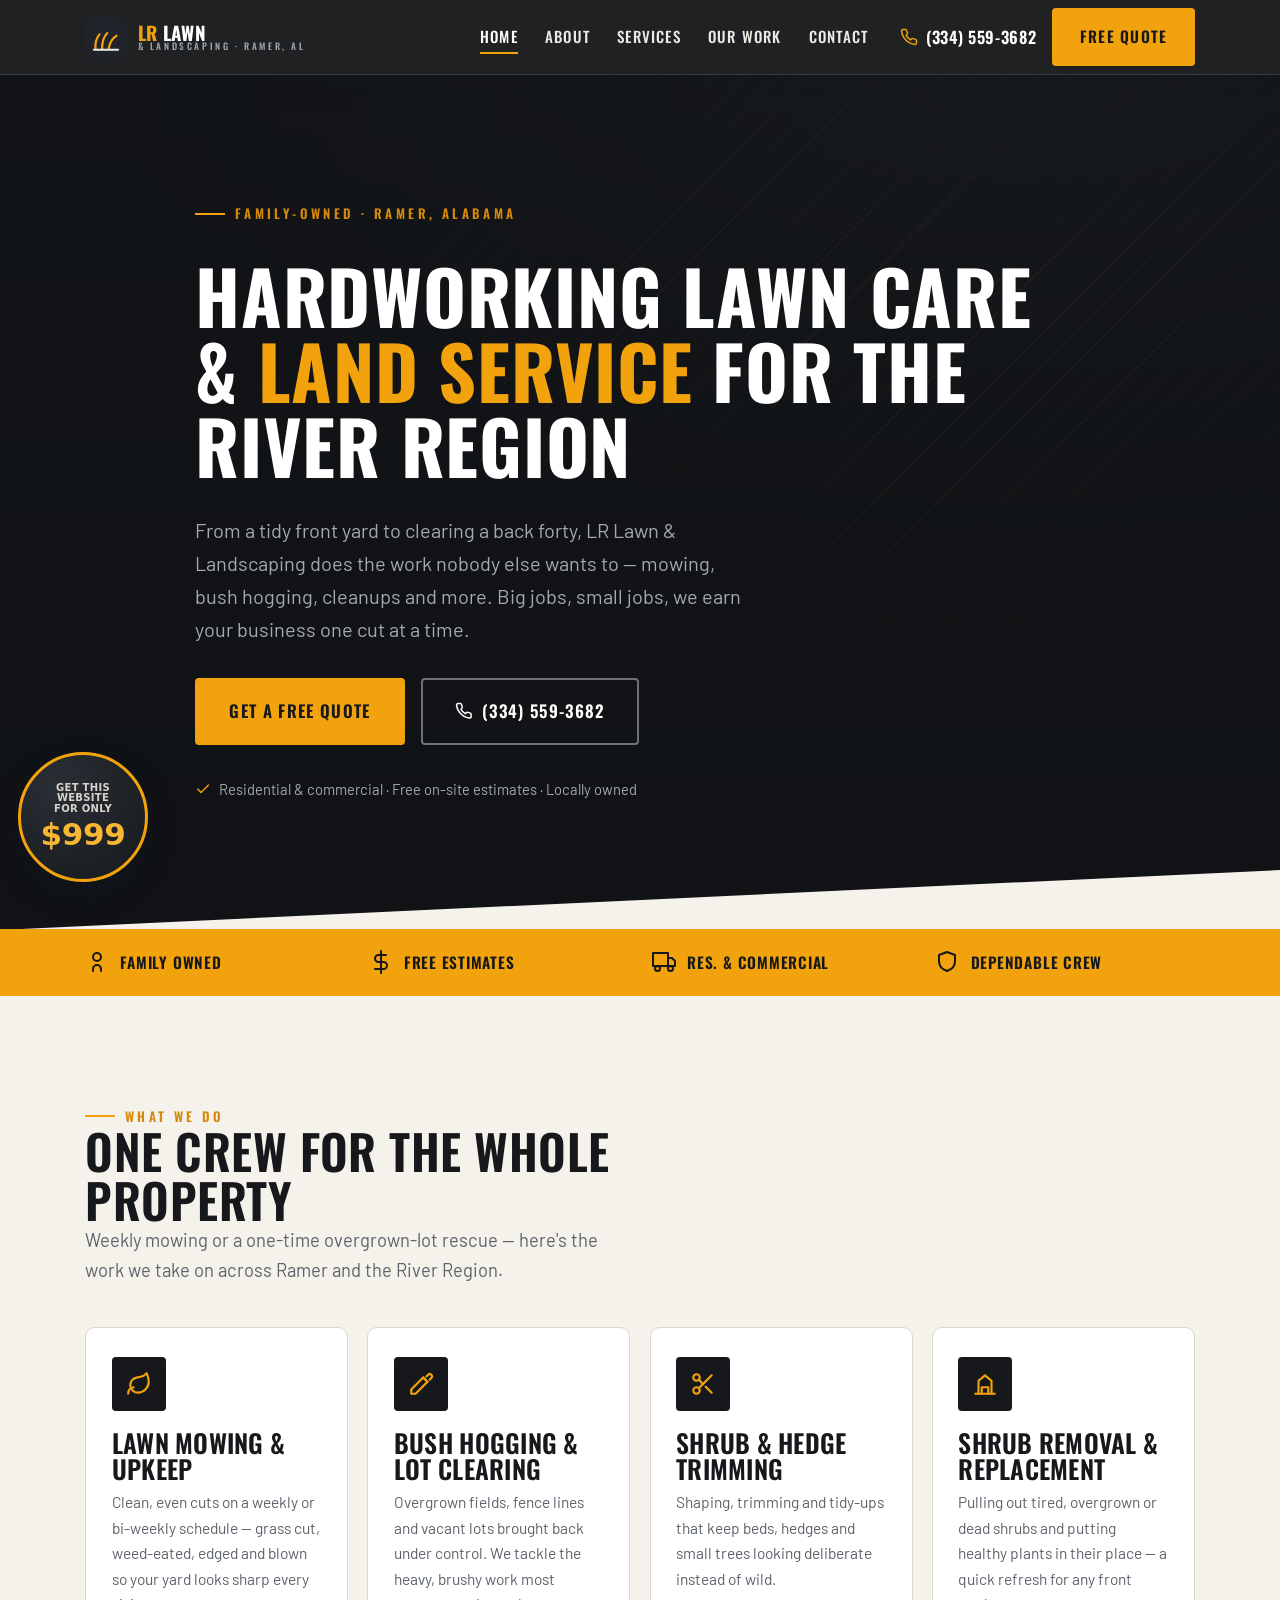
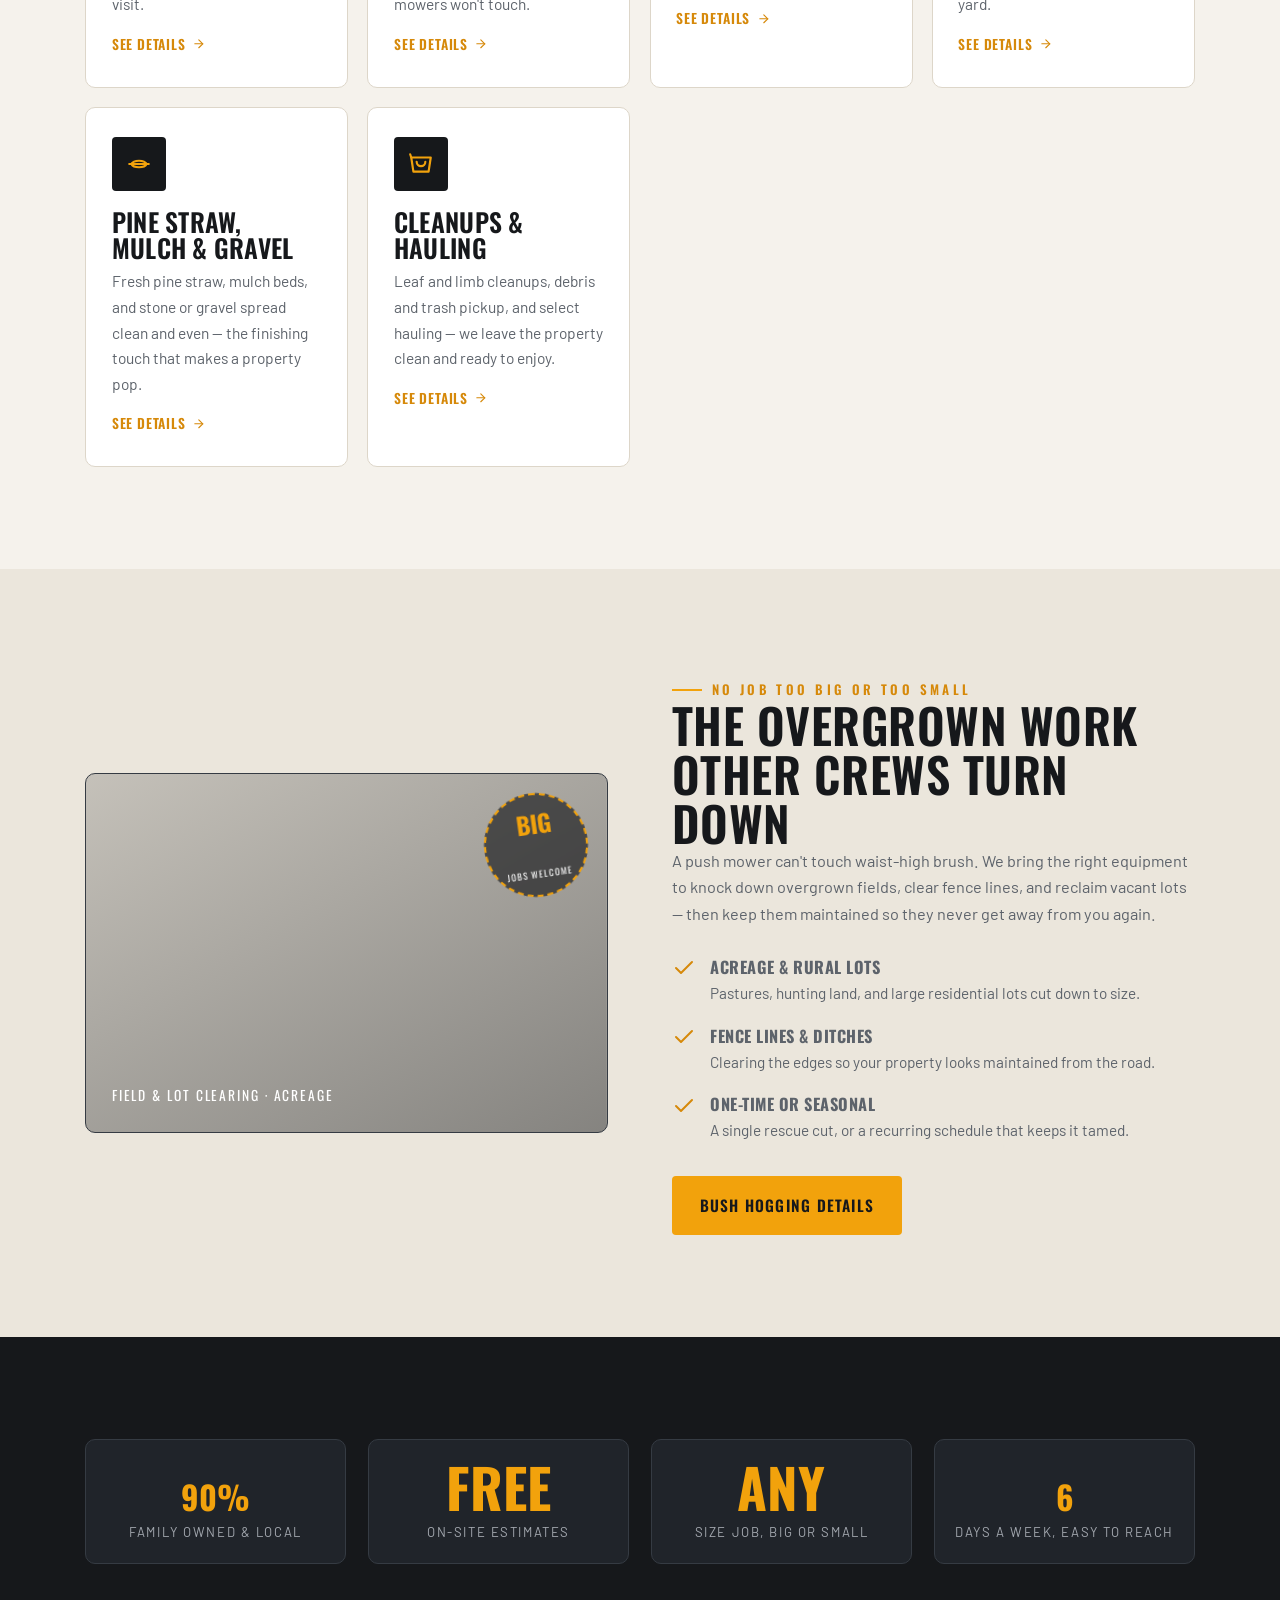
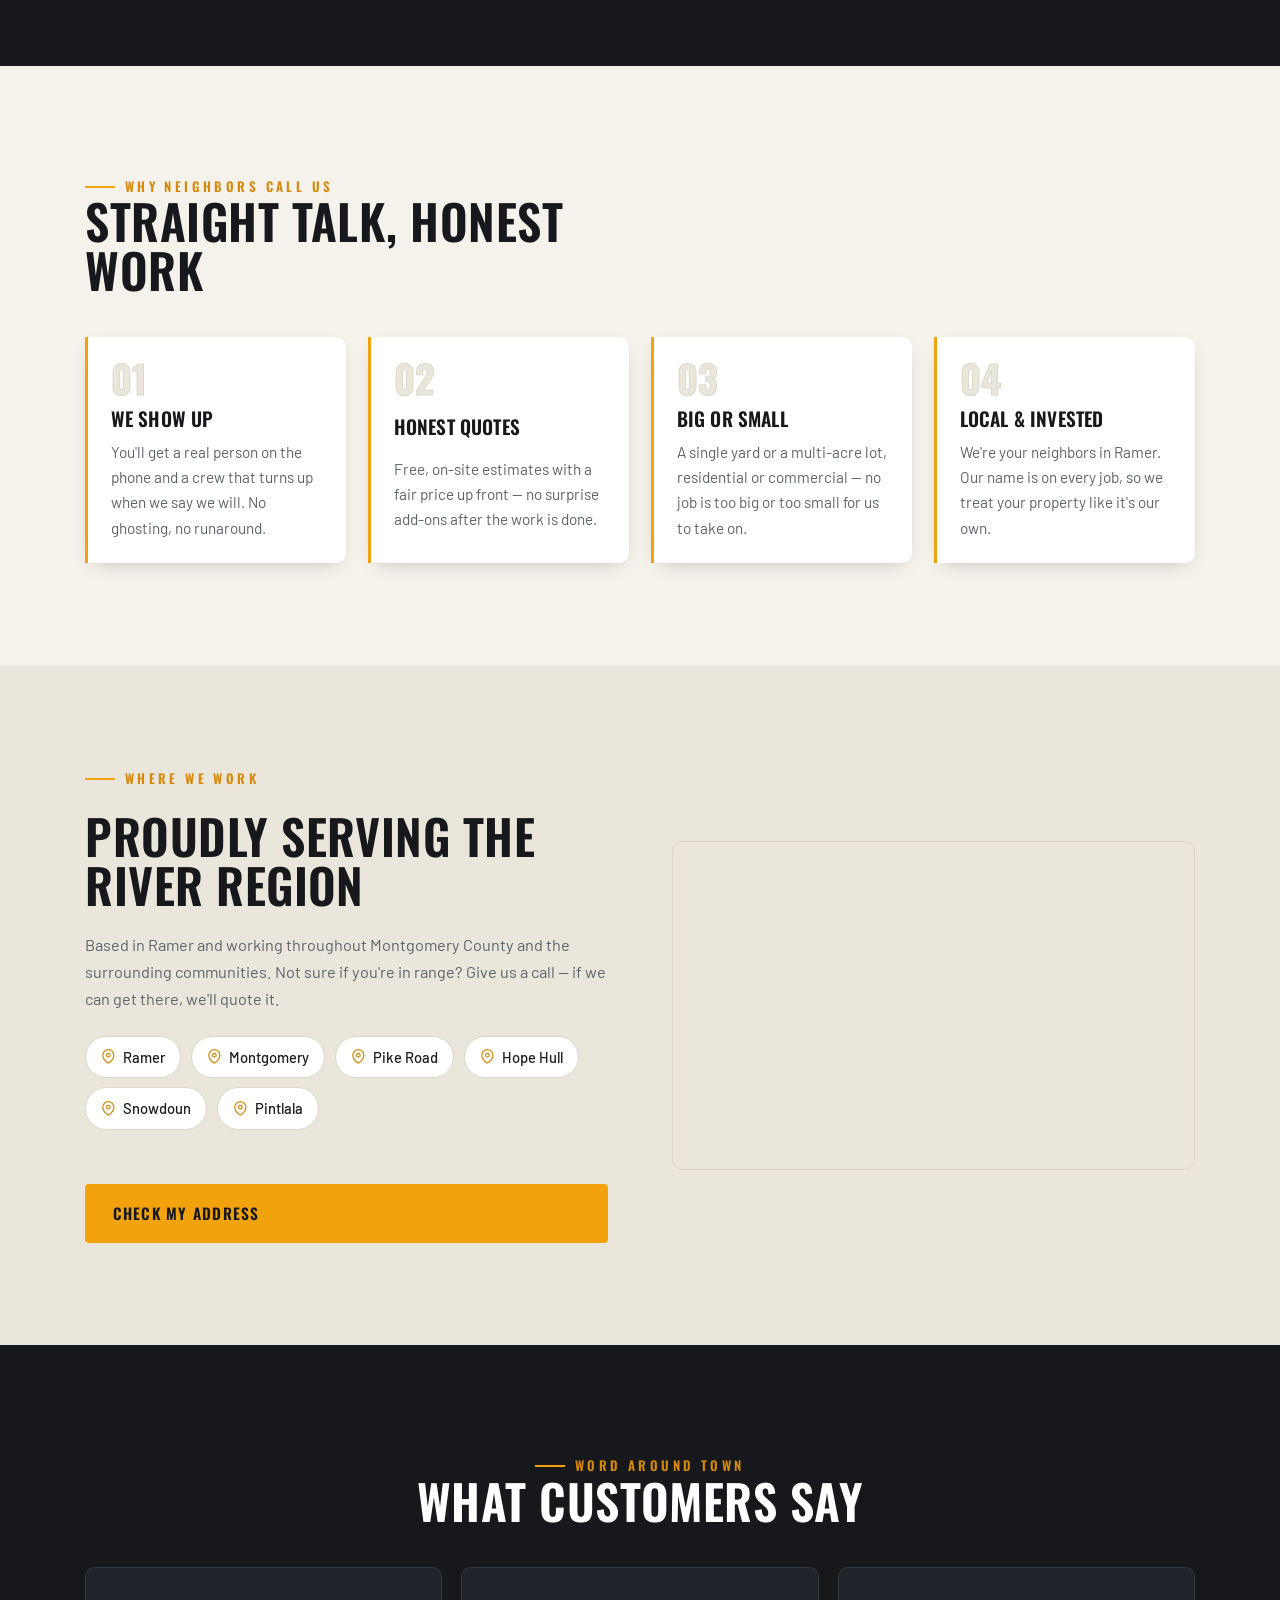
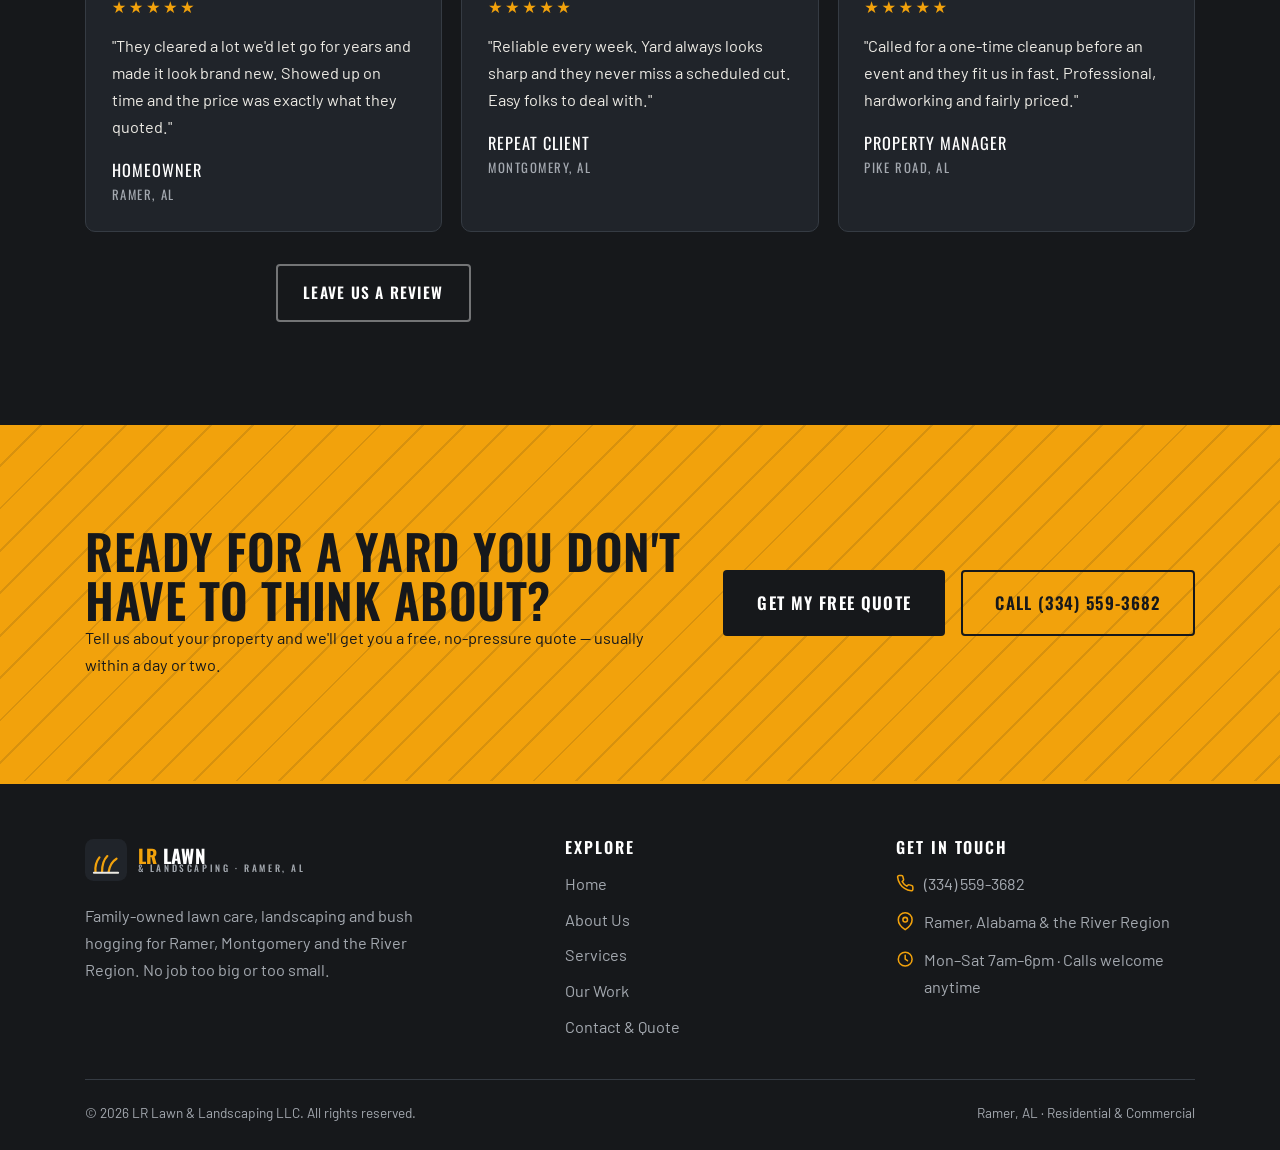
<file: index.html>
<!DOCTYPE html>
<html lang="en" class="no-js">
<head>
  <meta charset="UTF-8" />
  <meta name="viewport" content="width=device-width, initial-scale=1.0" />
  <title>LR Lawn &amp; Landscaping LLC | Lawn Care &amp; Bush Hogging in Ramer, AL</title>
  <meta name="description" content="LR Lawn & Landscaping LLC is a family-owned lawn care and land service in Ramer, AL, serving Montgomery & the River Region. Mowing, bush hogging, cleanups & more — residential and commercial. Free quotes: (334) 559-3682." />
  <meta name="theme-color" content="#16181b" />
  <link rel="canonical" href="https://lrlawnandlandscaping.example/" />

  <meta property="og:title" content="LR Lawn & Landscaping LLC — Ramer, AL" />
  <meta property="og:description" content="Family-owned lawn care, landscaping & bush hogging for Montgomery County and the River Region. No job too big or too small." />
  <meta property="og:type" content="website" />
  <meta property="og:locale" content="en_US" />

  <link rel="icon" href="assets/icons/favicon.svg" type="image/svg+xml" />
  <link rel="preconnect" href="https://fonts.googleapis.com" />
  <link rel="preconnect" href="https://fonts.gstatic.com" crossorigin />
  <link href="https://fonts.googleapis.com/css2?family=Oswald:wght@500;600;700&family=Barlow:wght@400;500;600&display=swap" rel="stylesheet" />
  <link rel="stylesheet" href="css/style.css" />

  <script type="application/ld+json">
  {
    "@context": "https://schema.org",
    "@type": "LandscapingBusiness",
    "name": "LR Lawn & Landscaping LLC",
    "telephone": "+1-334-559-3682",
    "address": { "@type": "PostalAddress", "addressLocality": "Ramer", "addressRegion": "AL", "addressCountry": "US" },
    "areaServed": "Montgomery County & the River Region, Alabama",
    "description": "Family-owned lawn care, landscaping and bush hogging serving Ramer, Montgomery and the surrounding River Region."
  }
  </script>
</head>
<body>
  <a class="skip-link" href="#main">Skip to content</a>

  <!-- ===================== HEADER ===================== -->
  <header class="header">
    <div class="container">
      <nav class="nav" aria-label="Primary">
        <a href="index.html" class="logo" aria-label="LR Lawn & Landscaping — home">
          <svg class="logo__mark" viewBox="0 0 64 64" aria-hidden="true">
            <rect width="64" height="64" rx="13" fill="#20242a"/>
            <g fill="none" stroke="#f2a20c" stroke-width="3.4" stroke-linecap="round">
              <path d="M16 50 C 15 39, 18 33, 22 28"/>
              <path d="M26 50 C 26 37, 29 31, 34 26"/>
              <path d="M36 50 C 38 38, 43 33, 48 30"/>
            </g>
            <rect x="12" y="50" width="40" height="3" rx="1.5" fill="#eceae4"/>
          </svg>
          <span class="logo__name"><span>LR</span> Lawn<small>&amp; Landscaping · Ramer, AL</small></span>
        </a>

        <div class="nav__menu" id="nav-menu">
          <ul class="nav__links">
            <li><a class="nav__link" href="index.html">Home</a></li>
            <li><a class="nav__link" href="about.html">About</a></li>
            <li><a class="nav__link" href="services.html">Services</a></li>
            <li><a class="nav__link" href="gallery.html">Our Work</a></li>
            <li><a class="nav__link" href="contact.html">Contact</a></li>
          </ul>
          <div class="nav__cta">
            <a href="tel:+13345593682" class="nav__phone" aria-label="Call (334) 559-3682">
              <svg viewBox="0 0 24 24" fill="none" stroke="currentColor" stroke-width="2" stroke-linecap="round" stroke-linejoin="round" aria-hidden="true"><path d="M22 16.92v3a2 2 0 0 1-2.18 2 19.79 19.79 0 0 1-8.63-3.07 19.5 19.5 0 0 1-6-6 19.79 19.79 0 0 1-3.07-8.67A2 2 0 0 1 4.11 2h3a2 2 0 0 1 2 1.72c.13.96.36 1.9.7 2.81a2 2 0 0 1-.45 2.11L8.09 9.91a16 16 0 0 0 6 6l1.27-1.27a2 2 0 0 1 2.11-.45c.91.34 1.85.57 2.81.7A2 2 0 0 1 22 16.92Z"/></svg>
              (334) 559-3682
            </a>
            <a href="contact.html" class="btn">Free Quote</a>
          </div>
        </div>

        <button class="nav__toggle" aria-label="Toggle menu" aria-controls="nav-menu" aria-expanded="false"><span></span></button>
      </nav>
    </div>
  </header>
  <div class="nav-backdrop" aria-hidden="true"></div>

  <main id="main">

    <!-- ===================== HERO ===================== -->
    <section class="hero">
      <div class="container hero__inner">
        <p class="eyebrow reveal">Family-Owned · Ramer, Alabama</p>
        <h1 class="reveal" data-delay="1">Hardworking lawn care &amp; <em>land service</em> for the River Region</h1>
        <p class="hero__lead reveal" data-delay="2">From a tidy front yard to clearing a back forty, LR Lawn &amp; Landscaping does the work nobody else wants to — mowing, bush hogging, cleanups and more. Big jobs, small jobs, we earn your business one cut at a time.</p>
        <div class="hero__actions reveal" data-delay="3">
          <a href="contact.html" class="btn btn--lg">Get a Free Quote</a>
          <a href="tel:+13345593682" class="btn btn--ghost-light btn--lg">
            <svg viewBox="0 0 24 24" fill="none" stroke="currentColor" stroke-width="2" stroke-linecap="round" stroke-linejoin="round" aria-hidden="true"><path d="M22 16.92v3a2 2 0 0 1-2.18 2 19.79 19.79 0 0 1-8.63-3.07 19.5 19.5 0 0 1-6-6 19.79 19.79 0 0 1-3.07-8.67A2 2 0 0 1 4.11 2h3a2 2 0 0 1 2 1.72c.13.96.36 1.9.7 2.81a2 2 0 0 1-.45 2.11L8.09 9.91a16 16 0 0 0 6 6l1.27-1.27a2 2 0 0 1 2.11-.45c.91.34 1.85.57 2.81.7A2 2 0 0 1 22 16.92Z"/></svg>
            (334) 559-3682
          </a>
        </div>
        <p class="hero__note reveal" data-delay="3">
          <svg viewBox="0 0 24 24" fill="none" stroke="currentColor" stroke-width="2" stroke-linecap="round" stroke-linejoin="round" aria-hidden="true"><polyline points="20 6 9 17 4 12"/></svg>
          Residential &amp; commercial · Free on-site estimates · Locally owned
        </p>
      </div>
      <div class="hero__angle" aria-hidden="true"></div>
    </section>

    <!-- ===================== TRUST STRIP ===================== -->
    <section class="trust" aria-label="Why homeowners call us">
      <div class="container">
        <ul class="trust__row">
          <li class="trust__item"><svg viewBox="0 0 24 24" fill="none" stroke="currentColor" stroke-width="2" stroke-linecap="round" stroke-linejoin="round"><path d="M16 21v-2a4 4 0 0 0-8 0v2"/><circle cx="12" cy="7" r="4"/></svg>Family Owned</li>
          <li class="trust__item"><svg viewBox="0 0 24 24" fill="none" stroke="currentColor" stroke-width="2" stroke-linecap="round" stroke-linejoin="round"><line x1="12" y1="1" x2="12" y2="23"/><path d="M17 5H9.5a3.5 3.5 0 0 0 0 7h5a3.5 3.5 0 0 1 0 7H6"/></svg>Free Estimates</li>
          <li class="trust__item"><svg viewBox="0 0 24 24" fill="none" stroke="currentColor" stroke-width="2" stroke-linecap="round" stroke-linejoin="round"><path d="M1 3h15v13H1z"/><path d="M16 8h4l3 3v5h-7V8z"/><circle cx="5.5" cy="18.5" r="2.5"/><circle cx="18.5" cy="18.5" r="2.5"/></svg>Res. &amp; Commercial</li>
          <li class="trust__item"><svg viewBox="0 0 24 24" fill="none" stroke="currentColor" stroke-width="2" stroke-linecap="round" stroke-linejoin="round"><path d="M12 2 4 5v6c0 5 3.4 8.5 8 10 4.6-1.5 8-5 8-10V5l-8-3Z"/></svg>Dependable Crew</li>
        </ul>
      </div>
    </section>

    <!-- ===================== SERVICES OVERVIEW ===================== -->
    <section class="section" aria-labelledby="svc-h">
      <div class="container">
        <div class="section-head reveal">
          <p class="eyebrow">What We Do</p>
          <h2 id="svc-h">One crew for the whole property</h2>
          <p class="lead">Weekly mowing or a one-time overgrown-lot rescue — here's the work we take on across Ramer and the River Region.</p>
        </div>

        <div class="cards">
          <article class="card reveal">
            <div class="card__icon"><svg viewBox="0 0 24 24" fill="none" stroke="currentColor" stroke-width="2" stroke-linecap="round" stroke-linejoin="round"><path d="M11 20A7 7 0 0 1 9.8 6.1C15.5 5 17 4.48 19 2c1 2 2 4.18 2 8 0 5.5-4.78 10-10 10Z"/><path d="M2 21c0-3 1.85-5.36 5.08-6"/></svg></div>
            <h3>Lawn Mowing &amp; Upkeep</h3>
            <p>Clean, even cuts on a weekly or bi-weekly schedule — grass cut, weed-eated, edged and blown so your yard looks sharp every visit.</p>
            <a href="services.html#mowing" class="card__link">See details <svg viewBox="0 0 24 24" fill="none" stroke="currentColor" stroke-width="2" stroke-linecap="round" stroke-linejoin="round"><line x1="5" y1="12" x2="19" y2="12"/><polyline points="12 5 19 12 12 19"/></svg></a>
          </article>

          <article class="card reveal" data-delay="1">
            <div class="card__icon"><svg viewBox="0 0 24 24" fill="none" stroke="currentColor" stroke-width="2" stroke-linecap="round" stroke-linejoin="round"><path d="M3 21v-4l11-11 4 4L7 21H3z"/><path d="M14 6l4 4"/><path d="M20 8l1.5-1.5a2.1 2.1 0 0 0-3-3L17 5"/></svg></div>
            <h3>Bush Hogging &amp; Lot Clearing</h3>
            <p>Overgrown fields, fence lines and vacant lots brought back under control. We tackle the heavy, brushy work most mowers won't touch.</p>
            <a href="services.html#bushhog" class="card__link">See details <svg viewBox="0 0 24 24" fill="none" stroke="currentColor" stroke-width="2" stroke-linecap="round" stroke-linejoin="round"><line x1="5" y1="12" x2="19" y2="12"/><polyline points="12 5 19 12 12 19"/></svg></a>
          </article>

          <article class="card reveal" data-delay="2">
            <div class="card__icon"><svg viewBox="0 0 24 24" fill="none" stroke="currentColor" stroke-width="2" stroke-linecap="round" stroke-linejoin="round"><circle cx="6" cy="6" r="3"/><circle cx="6" cy="18" r="3"/><line x1="20" y1="4" x2="8.12" y2="15.88"/><line x1="14.47" y1="14.48" x2="20" y2="20"/><line x1="8.12" y1="8.12" x2="12" y2="12"/></svg></div>
            <h3>Shrub &amp; Hedge Trimming</h3>
            <p>Shaping, trimming and tidy-ups that keep beds, hedges and small trees looking deliberate instead of wild.</p>
            <a href="services.html#trimming" class="card__link">See details <svg viewBox="0 0 24 24" fill="none" stroke="currentColor" stroke-width="2" stroke-linecap="round" stroke-linejoin="round"><line x1="5" y1="12" x2="19" y2="12"/><polyline points="12 5 19 12 12 19"/></svg></a>
          </article>

          <article class="card reveal">
            <div class="card__icon"><svg viewBox="0 0 24 24" fill="none" stroke="currentColor" stroke-width="2" stroke-linecap="round" stroke-linejoin="round"><path d="M3 21h18"/><path d="M6 21V9l6-5 6 5v12"/><path d="M9 21v-6h6v6"/></svg></div>
            <h3>Shrub Removal &amp; Replacement</h3>
            <p>Pulling out tired, overgrown or dead shrubs and putting healthy plants in their place — a quick refresh for any front yard.</p>
            <a href="services.html#removal" class="card__link">See details <svg viewBox="0 0 24 24" fill="none" stroke="currentColor" stroke-width="2" stroke-linecap="round" stroke-linejoin="round"><line x1="5" y1="12" x2="19" y2="12"/><polyline points="12 5 19 12 12 19"/></svg></a>
          </article>

          <article class="card reveal" data-delay="1">
            <div class="card__icon"><svg viewBox="0 0 24 24" fill="none" stroke="currentColor" stroke-width="2" stroke-linecap="round" stroke-linejoin="round"><path d="M3 12h18"/><path d="M5 12c2-4 12-4 14 0"/><path d="M5 12c2 4 12 4 14 0"/></svg></div>
            <h3>Pine Straw, Mulch &amp; Gravel</h3>
            <p>Fresh pine straw, mulch beds, and stone or gravel spread clean and even — the finishing touch that makes a property pop.</p>
            <a href="services.html#groundcover" class="card__link">See details <svg viewBox="0 0 24 24" fill="none" stroke="currentColor" stroke-width="2" stroke-linecap="round" stroke-linejoin="round"><line x1="5" y1="12" x2="19" y2="12"/><polyline points="12 5 19 12 12 19"/></svg></a>
          </article>

          <article class="card reveal" data-delay="2">
            <div class="card__icon"><svg viewBox="0 0 24 24" fill="none" stroke="currentColor" stroke-width="2" stroke-linecap="round" stroke-linejoin="round"><path d="M3 6h18l-2 13H5L3 6z"/><path d="M3 6 2 3"/><path d="M16 10a4 4 0 0 1-8 0"/></svg></div>
            <h3>Cleanups &amp; Hauling</h3>
            <p>Leaf and limb cleanups, debris and trash pickup, and select hauling — we leave the property clean and ready to enjoy.</p>
            <a href="services.html#cleanups" class="card__link">See details <svg viewBox="0 0 24 24" fill="none" stroke="currentColor" stroke-width="2" stroke-linecap="round" stroke-linejoin="round"><line x1="5" y1="12" x2="19" y2="12"/><polyline points="12 5 19 12 12 19"/></svg></a>
          </article>
        </div>
      </div>
    </section>

    <!-- ===================== FEATURE: BUSH HOGGING ===================== -->
    <section class="section section--concrete" aria-labelledby="feat-h">
      <div class="container split">
        <div class="feature__media reveal" style="background-image:linear-gradient(150deg,rgba(22,24,27,.18),rgba(22,24,27,.48)),url('https://images.unsplash.com/photo-1595797623546-5a85a990ca6c?w=1200&q=70&auto=format&fit=crop');background-size:cover;background-position:center">
          <!-- Replace background with a real bush-hogging / lot-clearing photo -->
          <span class="stamp"><b>BIG</b><small>jobs welcome</small></span>
          <p class="feature__tag">Field &amp; lot clearing · acreage</p>
        </div>
        <div class="reveal" data-delay="1">
          <p class="eyebrow">No Job Too Big or Too Small</p>
          <h2 id="feat-h">The overgrown work other crews turn down</h2>
          <p class="muted">A push mower can't touch waist-high brush. We bring the right equipment to knock down overgrown fields, clear fence lines, and reclaim vacant lots — then keep them maintained so they never get away from you again.</p>
          <ul class="feature__list">
            <li>
              <svg viewBox="0 0 24 24" fill="none" stroke="currentColor" stroke-width="2" stroke-linecap="round" stroke-linejoin="round"><polyline points="20 6 9 17 4 12"/></svg>
              <span><b>Acreage &amp; rural lots</b><br>Pastures, hunting land, and large residential lots cut down to size.</span>
            </li>
            <li>
              <svg viewBox="0 0 24 24" fill="none" stroke="currentColor" stroke-width="2" stroke-linecap="round" stroke-linejoin="round"><polyline points="20 6 9 17 4 12"/></svg>
              <span><b>Fence lines &amp; ditches</b><br>Clearing the edges so your property looks maintained from the road.</span>
            </li>
            <li>
              <svg viewBox="0 0 24 24" fill="none" stroke="currentColor" stroke-width="2" stroke-linecap="round" stroke-linejoin="round"><polyline points="20 6 9 17 4 12"/></svg>
              <span><b>One-time or seasonal</b><br>A single rescue cut, or a recurring schedule that keeps it tamed.</span>
            </li>
          </ul>
          <a href="services.html#bushhog" class="btn mt-2">Bush Hogging Details</a>
        </div>
      </div>
    </section>

    <!-- ===================== PROMISE / STATS ===================== -->
    <!-- These are commitments, not metrics. Swap in real numbers once available. -->
    <section class="section section--dark" aria-label="Our promise">
      <div class="container">
        <div class="stats">
          <div class="stat reveal"><div class="stat__num"><span data-count="100" data-suffix="%">0%</span></div><div class="stat__label">Family Owned &amp; Local</div></div>
          <div class="stat reveal" data-delay="1"><div class="stat__num">FREE</div><div class="stat__label">On-Site Estimates</div></div>
          <div class="stat reveal" data-delay="2"><div class="stat__num">ANY</div><div class="stat__label">Size Job, Big or Small</div></div>
          <div class="stat reveal" data-delay="3"><div class="stat__num"><span data-count="7">0</span></div><div class="stat__label">Days a Week, Easy to Reach</div></div>
        </div>
      </div>
    </section>

    <!-- ===================== WHY US ===================== -->
    <section class="section" aria-labelledby="why-h">
      <div class="container">
        <div class="section-head reveal">
          <p class="eyebrow">Why Neighbors Call Us</p>
          <h2 id="why-h">Straight talk, honest work</h2>
        </div>
        <div class="reasons">
          <div class="reason reveal">
            <span class="reason__n">01</span>
            <h3>We show up</h3>
            <p>You'll get a real person on the phone and a crew that turns up when we say we will. No ghosting, no runaround.</p>
          </div>
          <div class="reason reveal" data-delay="1">
            <span class="reason__n">02</span>
            <h3>Honest quotes</h3>
            <p>Free, on-site estimates with a fair price up front — no surprise add-ons after the work is done.</p>
          </div>
          <div class="reason reveal" data-delay="2">
            <span class="reason__n">03</span>
            <h3>Big or small</h3>
            <p>A single yard or a multi-acre lot, residential or commercial — no job is too big or too small for us to take on.</p>
          </div>
          <div class="reason reveal" data-delay="3">
            <span class="reason__n">04</span>
            <h3>Local &amp; invested</h3>
            <p>We're your neighbors in Ramer. Our name is on every job, so we treat your property like it's our own.</p>
          </div>
        </div>
      </div>
    </section>

    <!-- ===================== SERVICE AREA ===================== -->
    <section class="section section--concrete" aria-labelledby="area-h">
      <div class="container split">
        <div class="area reveal">
          <p class="eyebrow">Where We Work</p>
          <h2 id="area-h">Proudly serving the River Region</h2>
          <p class="muted">Based in Ramer and working throughout Montgomery County and the surrounding communities. Not sure if you're in range? Give us a call — if we can get there, we'll quote it.</p>
          <ul class="area__chips">
            <li class="area__chip"><svg viewBox="0 0 24 24" fill="none" stroke="currentColor" stroke-width="2"><path d="M21 10c0 7-9 13-9 13s-9-6-9-13a9 9 0 0 1 18 0Z"/><circle cx="12" cy="10" r="3"/></svg>Ramer</li>
            <li class="area__chip"><svg viewBox="0 0 24 24" fill="none" stroke="currentColor" stroke-width="2"><path d="M21 10c0 7-9 13-9 13s-9-6-9-13a9 9 0 0 1 18 0Z"/><circle cx="12" cy="10" r="3"/></svg>Montgomery</li>
            <li class="area__chip"><svg viewBox="0 0 24 24" fill="none" stroke="currentColor" stroke-width="2"><path d="M21 10c0 7-9 13-9 13s-9-6-9-13a9 9 0 0 1 18 0Z"/><circle cx="12" cy="10" r="3"/></svg>Pike Road</li>
            <li class="area__chip"><svg viewBox="0 0 24 24" fill="none" stroke="currentColor" stroke-width="2"><path d="M21 10c0 7-9 13-9 13s-9-6-9-13a9 9 0 0 1 18 0Z"/><circle cx="12" cy="10" r="3"/></svg>Hope Hull</li>
            <li class="area__chip"><svg viewBox="0 0 24 24" fill="none" stroke="currentColor" stroke-width="2"><path d="M21 10c0 7-9 13-9 13s-9-6-9-13a9 9 0 0 1 18 0Z"/><circle cx="12" cy="10" r="3"/></svg>Snowdoun</li>
            <li class="area__chip"><svg viewBox="0 0 24 24" fill="none" stroke="currentColor" stroke-width="2"><path d="M21 10c0 7-9 13-9 13s-9-6-9-13a9 9 0 0 1 18 0Z"/><circle cx="12" cy="10" r="3"/></svg>Pintlala</li>
          </ul>
          <a href="contact.html" class="btn mt-2">Check My Address</a>
        </div>
        <div class="area__map reveal" data-delay="1">
          <iframe
            title="LR Lawn & Landscaping service area — Ramer, Alabama"
            src="https://www.google.com/maps?q=Ramer,%20Alabama&output=embed"
            loading="lazy" referrerpolicy="no-referrer-when-downgrade"></iframe>
        </div>
      </div>
    </section>

    <!-- ===================== TESTIMONIALS ===================== -->
    <!-- PLACEHOLDER reviews. LR has no public reviews yet — replace these with real
         Google reviews before launch, or remove this section and use the CTA below. -->
    <section class="section section--dark" aria-labelledby="rev-h">
      <div class="container">
        <div class="section-head section-head--center reveal">
          <p class="eyebrow eyebrow--center">Word Around Town</p>
          <h2 id="rev-h">What customers say</h2>
        </div>
        <div class="quotes">
          <figure class="quote reveal">
            <div class="quote__stars" aria-label="5 out of 5 stars">★★★★★</div>
            <blockquote><p>"They cleared a lot we'd let go for years and made it look brand new. Showed up on time and the price was exactly what they quoted."</p></blockquote>
            <figcaption class="quote__by">Homeowner<span>Ramer, AL</span></figcaption>
          </figure>
          <figure class="quote reveal" data-delay="1">
            <div class="quote__stars" aria-label="5 out of 5 stars">★★★★★</div>
            <blockquote><p>"Reliable every week. Yard always looks sharp and they never miss a scheduled cut. Easy folks to deal with."</p></blockquote>
            <figcaption class="quote__by">Repeat Client<span>Montgomery, AL</span></figcaption>
          </figure>
          <figure class="quote reveal" data-delay="2">
            <div class="quote__stars" aria-label="5 out of 5 stars">★★★★★</div>
            <blockquote><p>"Called for a one-time cleanup before an event and they fit us in fast. Professional, hardworking and fairly priced."</p></blockquote>
            <figcaption class="quote__by">Property Manager<span>Pike Road, AL</span></figcaption>
          </figure>
        </div>
        <p class="text-center mt-2"><a href="https://maps.app.goo.gl/wMPa7reJDcePerBT6" class="btn btn--ghost-light" target="_blank" rel="noopener">Leave Us a Review</a></p>
      </div>
    </section>

    <!-- ===================== CTA ===================== -->
    <section class="section cta">
      <div class="container cta__inner">
        <div class="reveal">
          <h2>Ready for a yard you don't have to think about?</h2>
          <p>Tell us about your property and we'll get you a free, no-pressure quote — usually within a day or two.</p>
        </div>
        <div class="hero__actions reveal" data-delay="1">
          <a href="contact.html" class="btn btn--dark btn--lg">Get My Free Quote</a>
          <a href="tel:+13345593682" class="btn btn--ghost btn--lg">Call (334) 559-3682</a>
        </div>
      </div>
    </section>
  </main>

  <!-- ===================== FOOTER ===================== -->
  <footer class="footer">
    <div class="container">
      <div class="footer__grid">
        <div class="footer__brand">
          <a href="index.html" class="logo" aria-label="LR Lawn & Landscaping — home">
            <svg class="logo__mark" viewBox="0 0 64 64" aria-hidden="true">
              <rect width="64" height="64" rx="13" fill="#20242a"/>
              <g fill="none" stroke="#f2a20c" stroke-width="3.4" stroke-linecap="round"><path d="M16 50 C 15 39, 18 33, 22 28"/><path d="M26 50 C 26 37, 29 31, 34 26"/><path d="M36 50 C 38 38, 43 33, 48 30"/></g>
              <rect x="12" y="50" width="40" height="3" rx="1.5" fill="#eceae4"/>
            </svg>
            <span class="logo__name"><span>LR</span> Lawn<small>&amp; Landscaping · Ramer, AL</small></span>
          </a>
          <p>Family-owned lawn care, landscaping and bush hogging for Ramer, Montgomery and the River Region. No job too big or too small.</p>
        </div>
        <div>
          <h4>Explore</h4>
          <ul class="footer__links">
            <li><a href="index.html">Home</a></li>
            <li><a href="about.html">About Us</a></li>
            <li><a href="services.html">Services</a></li>
            <li><a href="gallery.html">Our Work</a></li>
            <li><a href="contact.html">Contact &amp; Quote</a></li>
          </ul>
        </div>
        <div>
          <h4>Get In Touch</h4>
          <ul class="footer__contact">
            <li><svg viewBox="0 0 24 24" fill="none" stroke="currentColor" stroke-width="2" stroke-linecap="round" stroke-linejoin="round"><path d="M22 16.92v3a2 2 0 0 1-2.18 2 19.79 19.79 0 0 1-8.63-3.07 19.5 19.5 0 0 1-6-6 19.79 19.79 0 0 1-3.07-8.67A2 2 0 0 1 4.11 2h3a2 2 0 0 1 2 1.72c.13.96.36 1.9.7 2.81a2 2 0 0 1-.45 2.11L8.09 9.91a16 16 0 0 0 6 6l1.27-1.27a2 2 0 0 1 2.11-.45c.91.34 1.85.57 2.81.7A2 2 0 0 1 22 16.92Z"/></svg><a href="tel:+13345593682">(334) 559-3682</a></li>
            <li><svg viewBox="0 0 24 24" fill="none" stroke="currentColor" stroke-width="2" stroke-linecap="round" stroke-linejoin="round"><path d="M21 10c0 7-9 13-9 13s-9-6-9-13a9 9 0 0 1 18 0Z"/><circle cx="12" cy="10" r="3"/></svg><span>Ramer, Alabama &amp; the River Region</span></li>
            <li><svg viewBox="0 0 24 24" fill="none" stroke="currentColor" stroke-width="2" stroke-linecap="round" stroke-linejoin="round"><circle cx="12" cy="12" r="9"/><polyline points="12 7 12 12 15 14"/></svg><span>Mon–Sat 7am–6pm · Calls welcome anytime</span></li>
          </ul>
        </div>
      </div>
      <div class="footer__bottom">
        <span>&copy; <span id="year">2026</span> LR Lawn &amp; Landscaping LLC. All rights reserved.</span>
        <span>Ramer, AL · Residential &amp; Commercial</span>
      </div>
    </div>
  </footer>

  <button class="to-top" aria-label="Back to top">
    <svg viewBox="0 0 24 24" fill="none" stroke="currentColor" stroke-width="2.4" stroke-linecap="round" stroke-linejoin="round" width="20" height="20"><polyline points="18 15 12 9 6 15"/></svg>
  </button>

  <!-- Mobile quick-action bar -->
  <nav class="callbar" aria-label="Quick actions">
    <a href="tel:+13345593682"><svg viewBox="0 0 24 24" fill="none" stroke="currentColor" stroke-width="2" stroke-linecap="round" stroke-linejoin="round"><path d="M22 16.92v3a2 2 0 0 1-2.18 2 19.79 19.79 0 0 1-8.63-3.07 19.5 19.5 0 0 1-6-6 19.79 19.79 0 0 1-3.07-8.67A2 2 0 0 1 4.11 2h3a2 2 0 0 1 2 1.72c.13.96.36 1.9.7 2.81a2 2 0 0 1-.45 2.11L8.09 9.91a16 16 0 0 0 6 6l1.27-1.27a2 2 0 0 1 2.11-.45c.91.34 1.85.57 2.81.7A2 2 0 0 1 22 16.92Z"/></svg>Call Now</a>
    <a href="contact.html"><svg viewBox="0 0 24 24" fill="none" stroke="currentColor" stroke-width="2" stroke-linecap="round" stroke-linejoin="round"><path d="M14 2H6a2 2 0 0 0-2 2v16a2 2 0 0 0 2 2h12a2 2 0 0 0 2-2V8z"/><polyline points="14 2 14 8 20 8"/></svg>Free Quote</a>
  </nav>

  <script src="js/main.js" defer></script>

  <!-- aurora-cta : agency upsell button -->
  <a class="aurora-cta" href="https://auroraadv.co/?tab=wizard" target="_blank" rel="noopener" aria-label="Get this website for only $999 — built by Aurora">
    <span class="aurora-cta__top">Get this website<br>for only</span>
    <span class="aurora-cta__price">$999</span>
  </a>
  <style>
  .aurora-cta{position:fixed;left:18px;bottom:18px;z-index:58;width:130px;height:130px;border-radius:50%;display:flex;flex-direction:column;align-items:center;justify-content:center;text-align:center;gap:3px;padding:8px;background:radial-gradient(circle at 32% 26%,#2a2f36,#16181b);color:#fff;text-decoration:none;border:3px solid #f2a20c;box-shadow:0 14px 32px -10px rgba(15,23,42,.55);font-family:system-ui,-apple-system,"Segoe UI",Roboto,sans-serif;line-height:1.08;transition:transform .2s ease,box-shadow .2s ease;}
  .aurora-cta:hover{transform:translateY(-3px) scale(1.05);box-shadow:0 20px 40px -10px rgba(15,23,42,.6);}
  .aurora-cta:focus-visible{outline:3px solid #f2a20c;outline-offset:3px;}
  .aurora-cta__top{font-size:10px;font-weight:700;letter-spacing:.03em;text-transform:uppercase;color:#d9d4cb;}
  .aurora-cta__price{font-size:31px;font-weight:800;color:#f7b733;letter-spacing:-.01em;}
  @media (max-width:760px){.aurora-cta{width:106px;height:106px;left:12px;bottom:68px;border-width:2px;}.aurora-cta__top{font-size:8.5px;}.aurora-cta__price{font-size:25px;}}
  @media (prefers-reduced-motion:reduce){.aurora-cta{transition:none;}}
  </style>
</body>
</html>
</file>
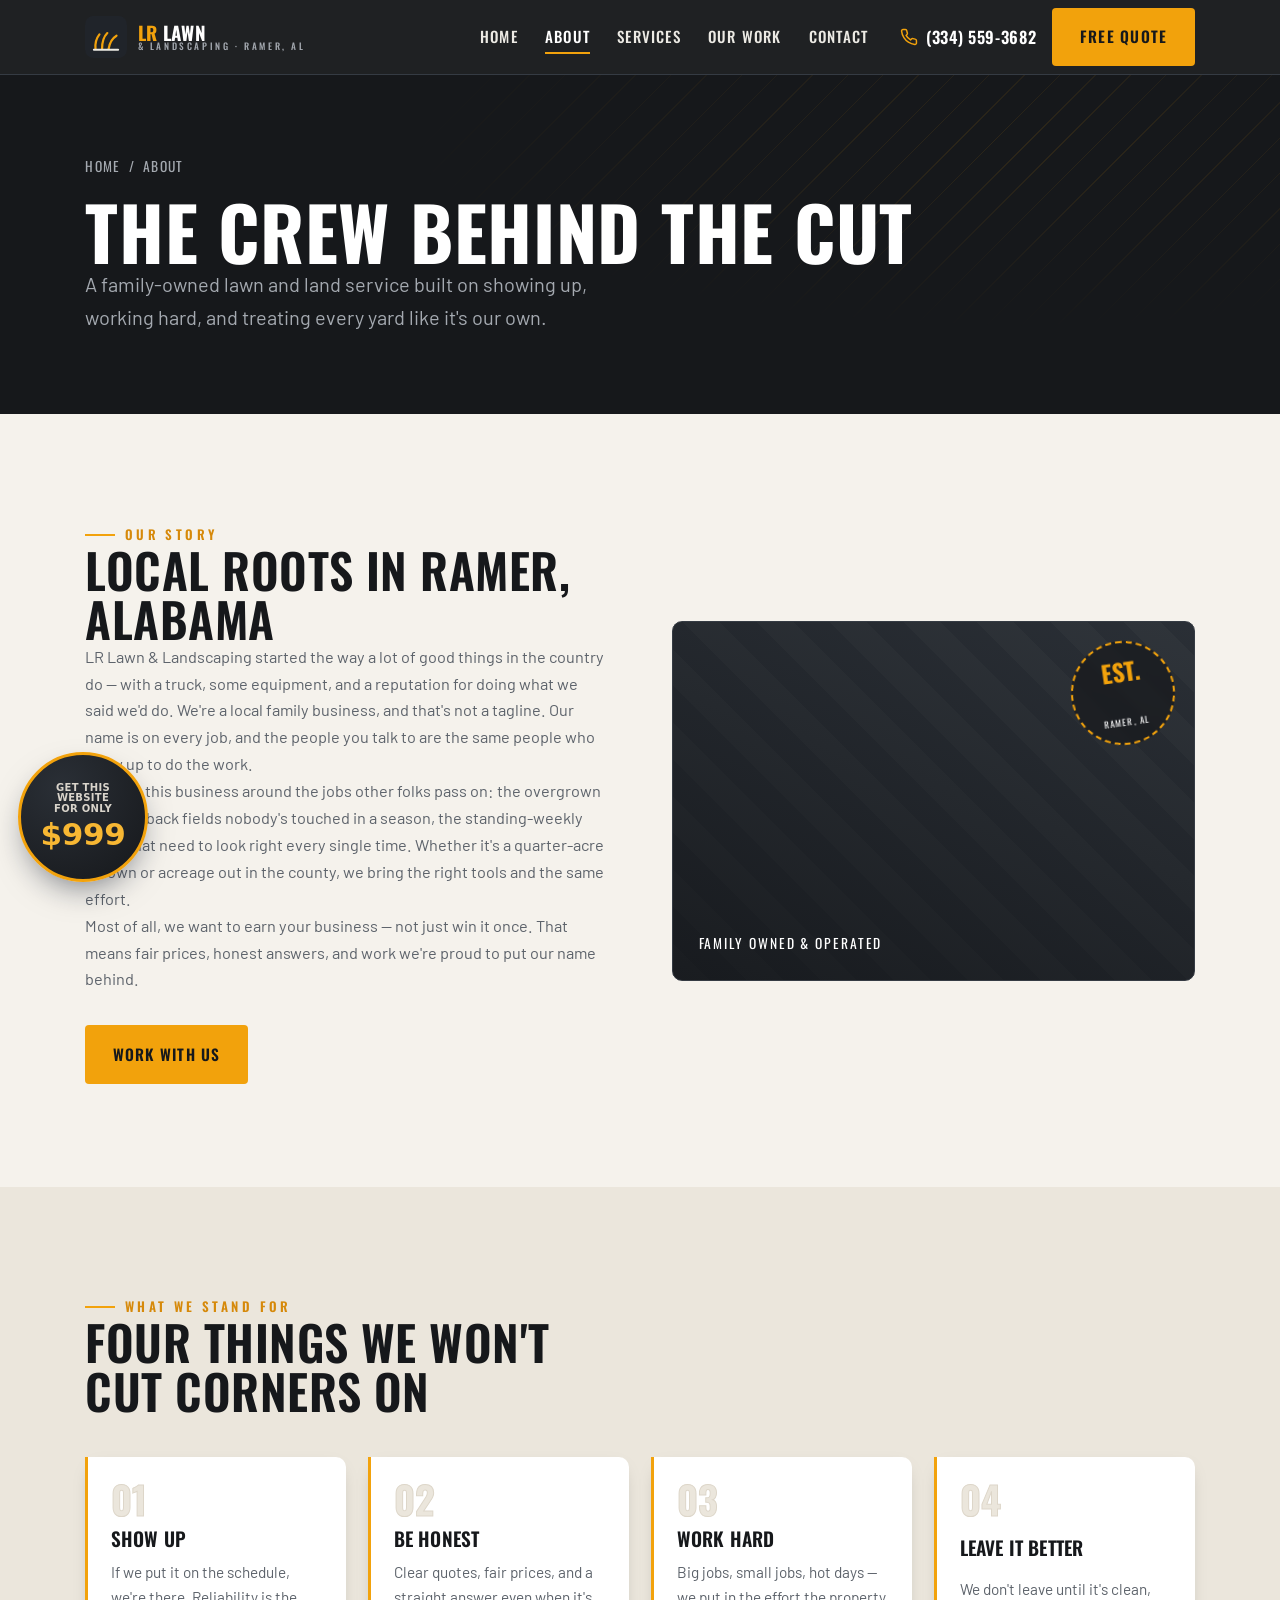
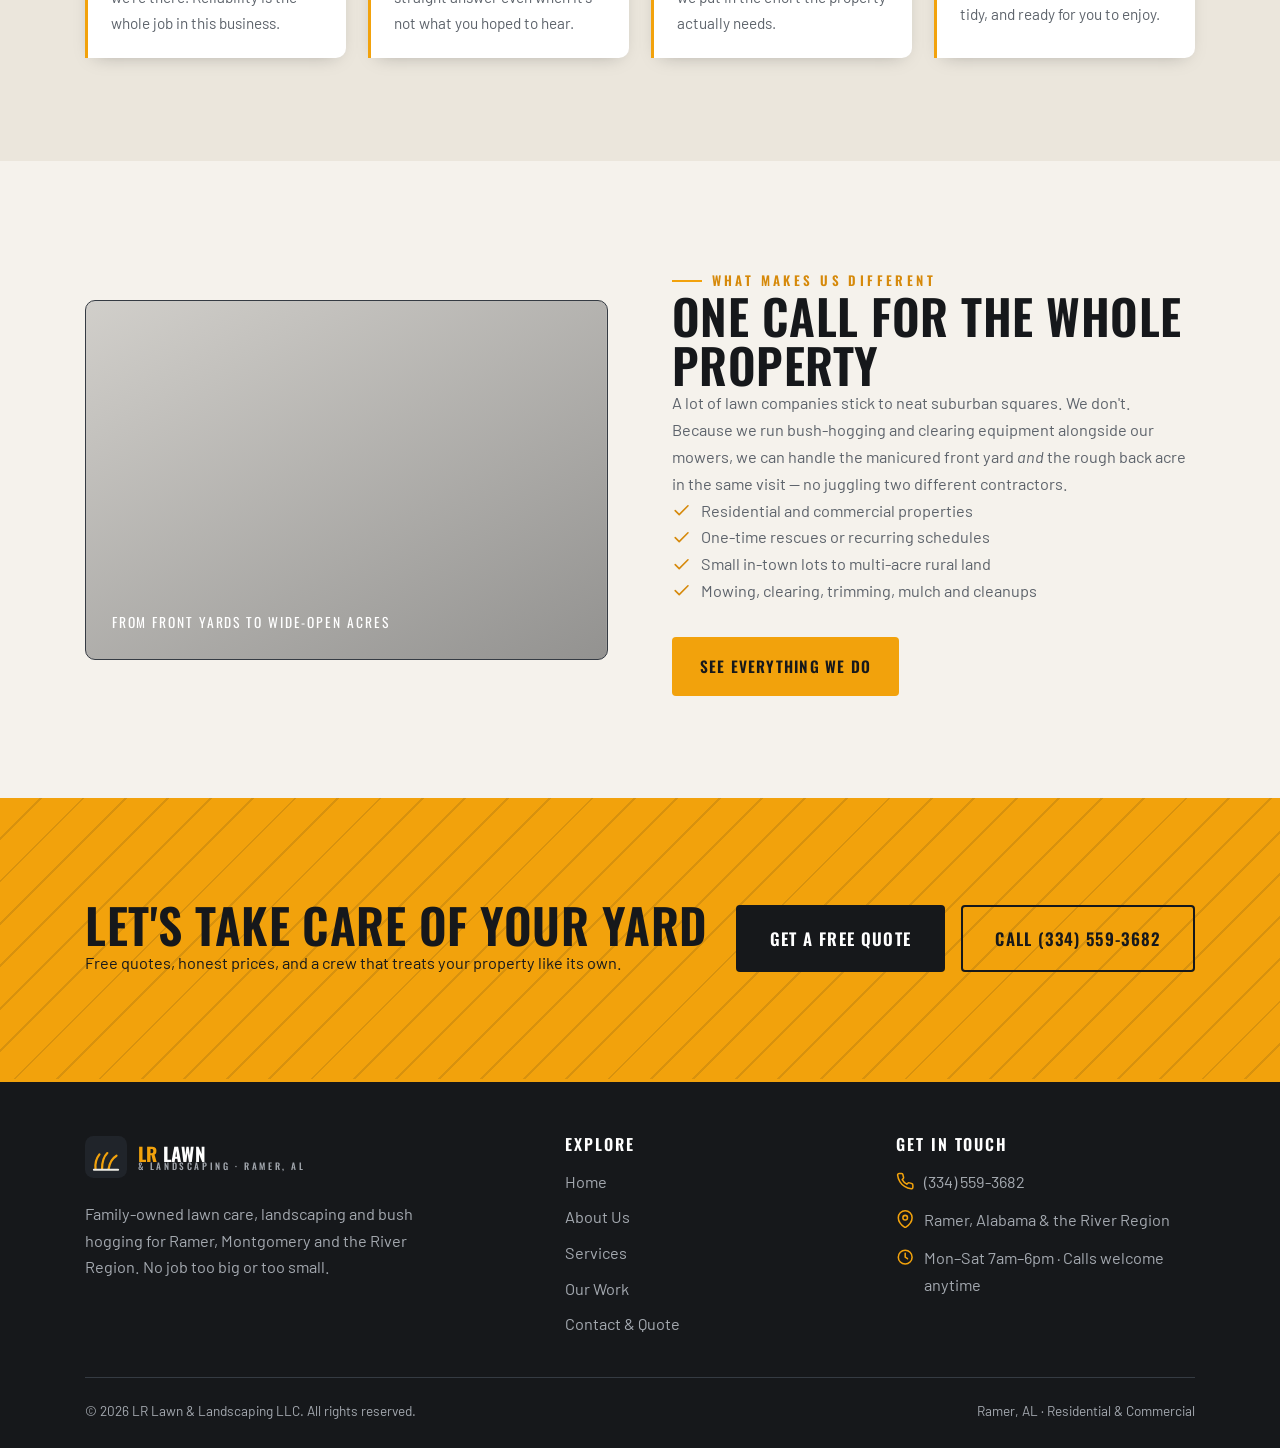
<file: about.html>
<!DOCTYPE html>
<html lang="en" class="no-js">
<head>
  <meta charset="UTF-8" />
  <meta name="viewport" content="width=device-width, initial-scale=1.0" />
  <title>About LR Lawn &amp; Landscaping LLC | Family-Owned in Ramer, AL</title>
  <meta name="description" content="LR Lawn & Landscaping LLC is a family-owned lawn and land service in Ramer, Alabama. Learn what we stand for and why River Region property owners trust our crew." />
  <meta name="theme-color" content="#16181b" />
  <link rel="icon" href="assets/icons/favicon.svg" type="image/svg+xml" />
  <link rel="preconnect" href="https://fonts.googleapis.com" />
  <link rel="preconnect" href="https://fonts.gstatic.com" crossorigin />
  <link href="https://fonts.googleapis.com/css2?family=Oswald:wght@500;600;700&family=Barlow:wght@400;500;600&display=swap" rel="stylesheet" />
  <link rel="stylesheet" href="css/style.css" />
</head>
<body>
  <a class="skip-link" href="#main">Skip to content</a>

  <!-- ===================== HEADER ===================== -->
  <header class="header">
    <div class="container">
      <nav class="nav" aria-label="Primary">
        <a href="index.html" class="logo" aria-label="LR Lawn & Landscaping — home">
          <svg class="logo__mark" viewBox="0 0 64 64" aria-hidden="true">
            <rect width="64" height="64" rx="13" fill="#20242a"/>
            <g fill="none" stroke="#f2a20c" stroke-width="3.4" stroke-linecap="round"><path d="M16 50 C 15 39, 18 33, 22 28"/><path d="M26 50 C 26 37, 29 31, 34 26"/><path d="M36 50 C 38 38, 43 33, 48 30"/></g>
            <rect x="12" y="50" width="40" height="3" rx="1.5" fill="#eceae4"/>
          </svg>
          <span class="logo__name"><span>LR</span> Lawn<small>&amp; Landscaping · Ramer, AL</small></span>
        </a>
        <div class="nav__menu" id="nav-menu">
          <ul class="nav__links">
            <li><a class="nav__link" href="index.html">Home</a></li>
            <li><a class="nav__link" href="about.html">About</a></li>
            <li><a class="nav__link" href="services.html">Services</a></li>
            <li><a class="nav__link" href="gallery.html">Our Work</a></li>
            <li><a class="nav__link" href="contact.html">Contact</a></li>
          </ul>
          <div class="nav__cta">
            <a href="tel:+13345593682" class="nav__phone" aria-label="Call (334) 559-3682">
              <svg viewBox="0 0 24 24" fill="none" stroke="currentColor" stroke-width="2" stroke-linecap="round" stroke-linejoin="round" aria-hidden="true"><path d="M22 16.92v3a2 2 0 0 1-2.18 2 19.79 19.79 0 0 1-8.63-3.07 19.5 19.5 0 0 1-6-6 19.79 19.79 0 0 1-3.07-8.67A2 2 0 0 1 4.11 2h3a2 2 0 0 1 2 1.72c.13.96.36 1.9.7 2.81a2 2 0 0 1-.45 2.11L8.09 9.91a16 16 0 0 0 6 6l1.27-1.27a2 2 0 0 1 2.11-.45c.91.34 1.85.57 2.81.7A2 2 0 0 1 22 16.92Z"/></svg>
              (334) 559-3682
            </a>
            <a href="contact.html" class="btn">Free Quote</a>
          </div>
        </div>
        <button class="nav__toggle" aria-label="Toggle menu" aria-controls="nav-menu" aria-expanded="false"><span></span></button>
      </nav>
    </div>
  </header>
  <div class="nav-backdrop" aria-hidden="true"></div>

  <main id="main">
    <!-- ===================== PAGE HERO ===================== -->
    <section class="pagehero">
      <div class="container pagehero__inner">
        <nav class="crumbs" aria-label="Breadcrumb"><a href="index.html">Home</a> / <span>About</span></nav>
        <h1>The crew behind the cut</h1>
        <p class="hero__lead">A family-owned lawn and land service built on showing up, working hard, and treating every yard like it's our own.</p>
      </div>
    </section>

    <!-- ===================== STORY ===================== -->
    <section class="section">
      <div class="container split">
        <div class="reveal">
          <p class="eyebrow">Our Story</p>
          <h2>Local roots in Ramer, Alabama</h2>
          <p class="muted">LR Lawn &amp; Landscaping started the way a lot of good things in the country do — with a truck, some equipment, and a reputation for doing what we said we'd do. We're a local family business, and that's not a tagline. Our name is on every job, and the people you talk to are the same people who show up to do the work.</p>
          <p class="muted">We built this business around the jobs other folks pass on: the overgrown lots, the back fields nobody's touched in a season, the standing-weekly yards that need to look right every single time. Whether it's a quarter-acre in town or acreage out in the county, we bring the right tools and the same effort.</p>
          <p class="muted">Most of all, we want to earn your business — not just win it once. That means fair prices, honest answers, and work we're proud to put our name behind.</p>
          <a href="contact.html" class="btn mt-2">Work With Us</a>
        </div>
        <div class="feature__media reveal" data-delay="1">
          <!-- Replace background with a real crew / truck / equipment photo -->
          <span class="stamp"><b>EST.</b><small>Ramer, AL</small></span>
          <p class="feature__tag">Family owned &amp; operated</p>
        </div>
      </div>
    </section>

    <!-- ===================== VALUES ===================== -->
    <section class="section section--concrete">
      <div class="container">
        <div class="section-head reveal">
          <p class="eyebrow">What We Stand For</p>
          <h2>Four things we won't cut corners on</h2>
        </div>
        <div class="reasons">
          <div class="reason reveal">
            <span class="reason__n">01</span><h3>Show Up</h3>
            <p>If we put it on the schedule, we're there. Reliability is the whole job in this business.</p>
          </div>
          <div class="reason reveal" data-delay="1">
            <span class="reason__n">02</span><h3>Be Honest</h3>
            <p>Clear quotes, fair prices, and a straight answer even when it's not what you hoped to hear.</p>
          </div>
          <div class="reason reveal" data-delay="2">
            <span class="reason__n">03</span><h3>Work Hard</h3>
            <p>Big jobs, small jobs, hot days — we put in the effort the property actually needs.</p>
          </div>
          <div class="reason reveal" data-delay="3">
            <span class="reason__n">04</span><h3>Leave It Better</h3>
            <p>We don't leave until it's clean, tidy, and ready for you to enjoy.</p>
          </div>
        </div>
      </div>
    </section>

    <!-- ===================== DIFFERENCE ===================== -->
    <section class="section">
      <div class="container split">
        <div class="feature__media reveal" style="background-image:linear-gradient(150deg,rgba(22,24,27,.16),rgba(22,24,27,.44)),url('https://images.unsplash.com/photo-1617214933580-906ec0b1e41d?w=1200&q=70&auto=format&fit=crop');background-size:cover;background-position:center">
          <!-- Replace background with a real bush-hogging / acreage photo -->
          <p class="feature__tag">From front yards to wide-open acres</p>
        </div>
        <div class="reveal" data-delay="1">
          <p class="eyebrow">What Makes Us Different</p>
          <h2>One call for the whole property</h2>
          <p class="muted">A lot of lawn companies stick to neat suburban squares. We don't. Because we run bush-hogging and clearing equipment alongside our mowers, we can handle the manicured front yard <em>and</em> the rough back acre in the same visit — no juggling two different contractors.</p>
          <ul class="ticks">
            <li><svg viewBox="0 0 24 24" fill="none" stroke="currentColor" stroke-width="2" stroke-linecap="round" stroke-linejoin="round"><polyline points="20 6 9 17 4 12"/></svg><span>Residential and commercial properties</span></li>
            <li><svg viewBox="0 0 24 24" fill="none" stroke="currentColor" stroke-width="2" stroke-linecap="round" stroke-linejoin="round"><polyline points="20 6 9 17 4 12"/></svg><span>One-time rescues or recurring schedules</span></li>
            <li><svg viewBox="0 0 24 24" fill="none" stroke="currentColor" stroke-width="2" stroke-linecap="round" stroke-linejoin="round"><polyline points="20 6 9 17 4 12"/></svg><span>Small in-town lots to multi-acre rural land</span></li>
            <li><svg viewBox="0 0 24 24" fill="none" stroke="currentColor" stroke-width="2" stroke-linecap="round" stroke-linejoin="round"><polyline points="20 6 9 17 4 12"/></svg><span>Mowing, clearing, trimming, mulch and cleanups</span></li>
          </ul>
          <a href="services.html" class="btn mt-2">See Everything We Do</a>
        </div>
      </div>
    </section>

    <!-- ===================== CTA ===================== -->
    <section class="section cta">
      <div class="container cta__inner">
        <div class="reveal">
          <h2>Let's take care of your yard</h2>
          <p>Free quotes, honest prices, and a crew that treats your property like its own.</p>
        </div>
        <div class="hero__actions reveal" data-delay="1">
          <a href="contact.html" class="btn btn--dark btn--lg">Get a Free Quote</a>
          <a href="tel:+13345593682" class="btn btn--ghost btn--lg">Call (334) 559-3682</a>
        </div>
      </div>
    </section>
  </main>

  <!-- ===================== FOOTER ===================== -->
  <footer class="footer">
    <div class="container">
      <div class="footer__grid">
        <div class="footer__brand">
          <a href="index.html" class="logo" aria-label="LR Lawn & Landscaping — home">
            <svg class="logo__mark" viewBox="0 0 64 64" aria-hidden="true">
              <rect width="64" height="64" rx="13" fill="#20242a"/>
              <g fill="none" stroke="#f2a20c" stroke-width="3.4" stroke-linecap="round"><path d="M16 50 C 15 39, 18 33, 22 28"/><path d="M26 50 C 26 37, 29 31, 34 26"/><path d="M36 50 C 38 38, 43 33, 48 30"/></g>
              <rect x="12" y="50" width="40" height="3" rx="1.5" fill="#eceae4"/>
            </svg>
            <span class="logo__name"><span>LR</span> Lawn<small>&amp; Landscaping · Ramer, AL</small></span>
          </a>
          <p>Family-owned lawn care, landscaping and bush hogging for Ramer, Montgomery and the River Region. No job too big or too small.</p>
        </div>
        <div>
          <h4>Explore</h4>
          <ul class="footer__links">
            <li><a href="index.html">Home</a></li>
            <li><a href="about.html">About Us</a></li>
            <li><a href="services.html">Services</a></li>
            <li><a href="gallery.html">Our Work</a></li>
            <li><a href="contact.html">Contact &amp; Quote</a></li>
          </ul>
        </div>
        <div>
          <h4>Get In Touch</h4>
          <ul class="footer__contact">
            <li><svg viewBox="0 0 24 24" fill="none" stroke="currentColor" stroke-width="2" stroke-linecap="round" stroke-linejoin="round"><path d="M22 16.92v3a2 2 0 0 1-2.18 2 19.79 19.79 0 0 1-8.63-3.07 19.5 19.5 0 0 1-6-6 19.79 19.79 0 0 1-3.07-8.67A2 2 0 0 1 4.11 2h3a2 2 0 0 1 2 1.72c.13.96.36 1.9.7 2.81a2 2 0 0 1-.45 2.11L8.09 9.91a16 16 0 0 0 6 6l1.27-1.27a2 2 0 0 1 2.11-.45c.91.34 1.85.57 2.81.7A2 2 0 0 1 22 16.92Z"/></svg><a href="tel:+13345593682">(334) 559-3682</a></li>
            <li><svg viewBox="0 0 24 24" fill="none" stroke="currentColor" stroke-width="2" stroke-linecap="round" stroke-linejoin="round"><path d="M21 10c0 7-9 13-9 13s-9-6-9-13a9 9 0 0 1 18 0Z"/><circle cx="12" cy="10" r="3"/></svg><span>Ramer, Alabama &amp; the River Region</span></li>
            <li><svg viewBox="0 0 24 24" fill="none" stroke="currentColor" stroke-width="2" stroke-linecap="round" stroke-linejoin="round"><circle cx="12" cy="12" r="9"/><polyline points="12 7 12 12 15 14"/></svg><span>Mon–Sat 7am–6pm · Calls welcome anytime</span></li>
          </ul>
        </div>
      </div>
      <div class="footer__bottom">
        <span>&copy; <span id="year">2026</span> LR Lawn &amp; Landscaping LLC. All rights reserved.</span>
        <span>Ramer, AL · Residential &amp; Commercial</span>
      </div>
    </div>
  </footer>

  <button class="to-top" aria-label="Back to top"><svg viewBox="0 0 24 24" fill="none" stroke="currentColor" stroke-width="2.4" stroke-linecap="round" stroke-linejoin="round" width="20" height="20"><polyline points="18 15 12 9 6 15"/></svg></button>
  <nav class="callbar" aria-label="Quick actions">
    <a href="tel:+13345593682"><svg viewBox="0 0 24 24" fill="none" stroke="currentColor" stroke-width="2" stroke-linecap="round" stroke-linejoin="round"><path d="M22 16.92v3a2 2 0 0 1-2.18 2 19.79 19.79 0 0 1-8.63-3.07 19.5 19.5 0 0 1-6-6 19.79 19.79 0 0 1-3.07-8.67A2 2 0 0 1 4.11 2h3a2 2 0 0 1 2 1.72c.13.96.36 1.9.7 2.81a2 2 0 0 1-.45 2.11L8.09 9.91a16 16 0 0 0 6 6l1.27-1.27a2 2 0 0 1 2.11-.45c.91.34 1.85.57 2.81.7A2 2 0 0 1 22 16.92Z"/></svg>Call Now</a>
    <a href="contact.html"><svg viewBox="0 0 24 24" fill="none" stroke="currentColor" stroke-width="2" stroke-linecap="round" stroke-linejoin="round"><path d="M14 2H6a2 2 0 0 0-2 2v16a2 2 0 0 0 2 2h12a2 2 0 0 0 2-2V8z"/><polyline points="14 2 14 8 20 8"/></svg>Free Quote</a>
  </nav>

  <script src="js/main.js" defer></script>

  <!-- aurora-cta : agency upsell button -->
  <a class="aurora-cta" href="https://auroraadv.co/?tab=wizard" target="_blank" rel="noopener" aria-label="Get this website for only $999 — built by Aurora">
    <span class="aurora-cta__top">Get this website<br>for only</span>
    <span class="aurora-cta__price">$999</span>
  </a>
  <style>
  .aurora-cta{position:fixed;left:18px;bottom:18px;z-index:58;width:130px;height:130px;border-radius:50%;display:flex;flex-direction:column;align-items:center;justify-content:center;text-align:center;gap:3px;padding:8px;background:radial-gradient(circle at 32% 26%,#2a2f36,#16181b);color:#fff;text-decoration:none;border:3px solid #f2a20c;box-shadow:0 14px 32px -10px rgba(15,23,42,.55);font-family:system-ui,-apple-system,"Segoe UI",Roboto,sans-serif;line-height:1.08;transition:transform .2s ease,box-shadow .2s ease;}
  .aurora-cta:hover{transform:translateY(-3px) scale(1.05);box-shadow:0 20px 40px -10px rgba(15,23,42,.6);}
  .aurora-cta:focus-visible{outline:3px solid #f2a20c;outline-offset:3px;}
  .aurora-cta__top{font-size:10px;font-weight:700;letter-spacing:.03em;text-transform:uppercase;color:#d9d4cb;}
  .aurora-cta__price{font-size:31px;font-weight:800;color:#f7b733;letter-spacing:-.01em;}
  @media (max-width:760px){.aurora-cta{width:106px;height:106px;left:12px;bottom:68px;border-width:2px;}.aurora-cta__top{font-size:8.5px;}.aurora-cta__price{font-size:25px;}}
  @media (prefers-reduced-motion:reduce){.aurora-cta{transition:none;}}
  </style>
</body>
</html>
</file>
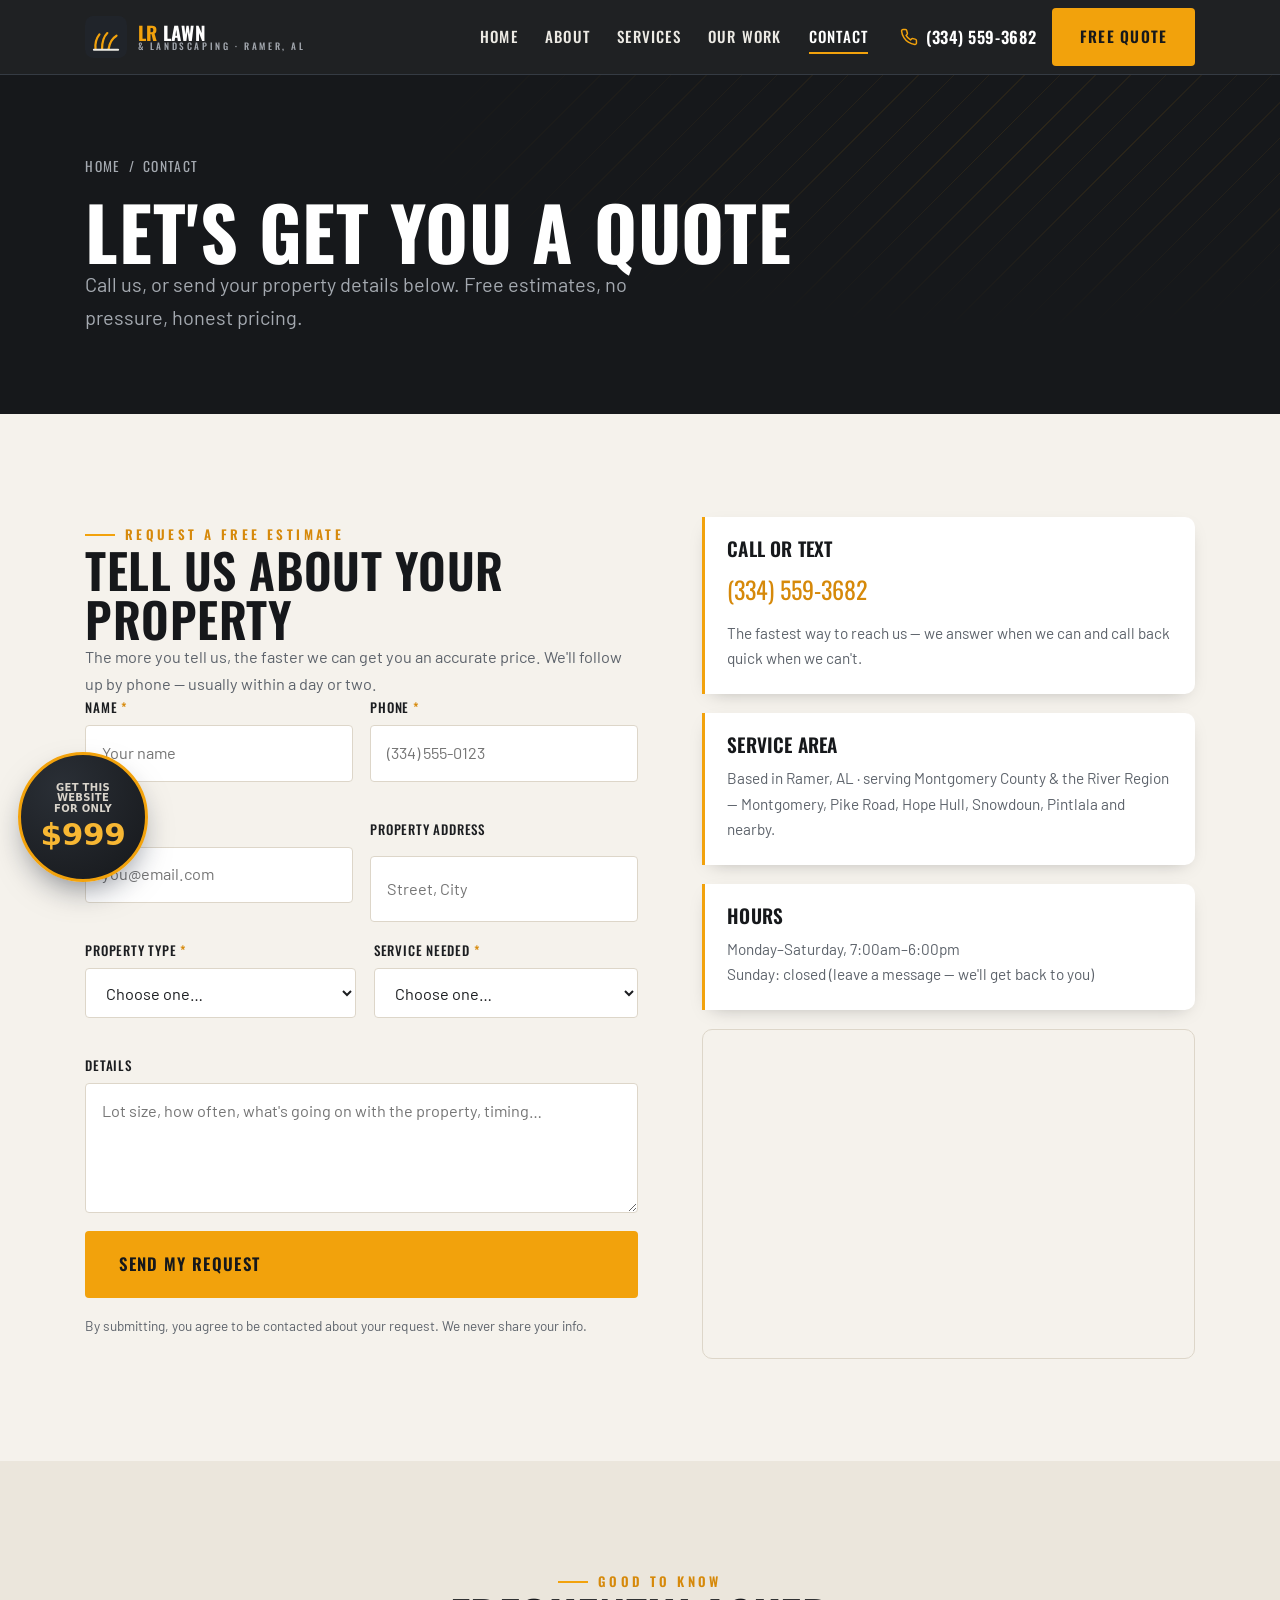
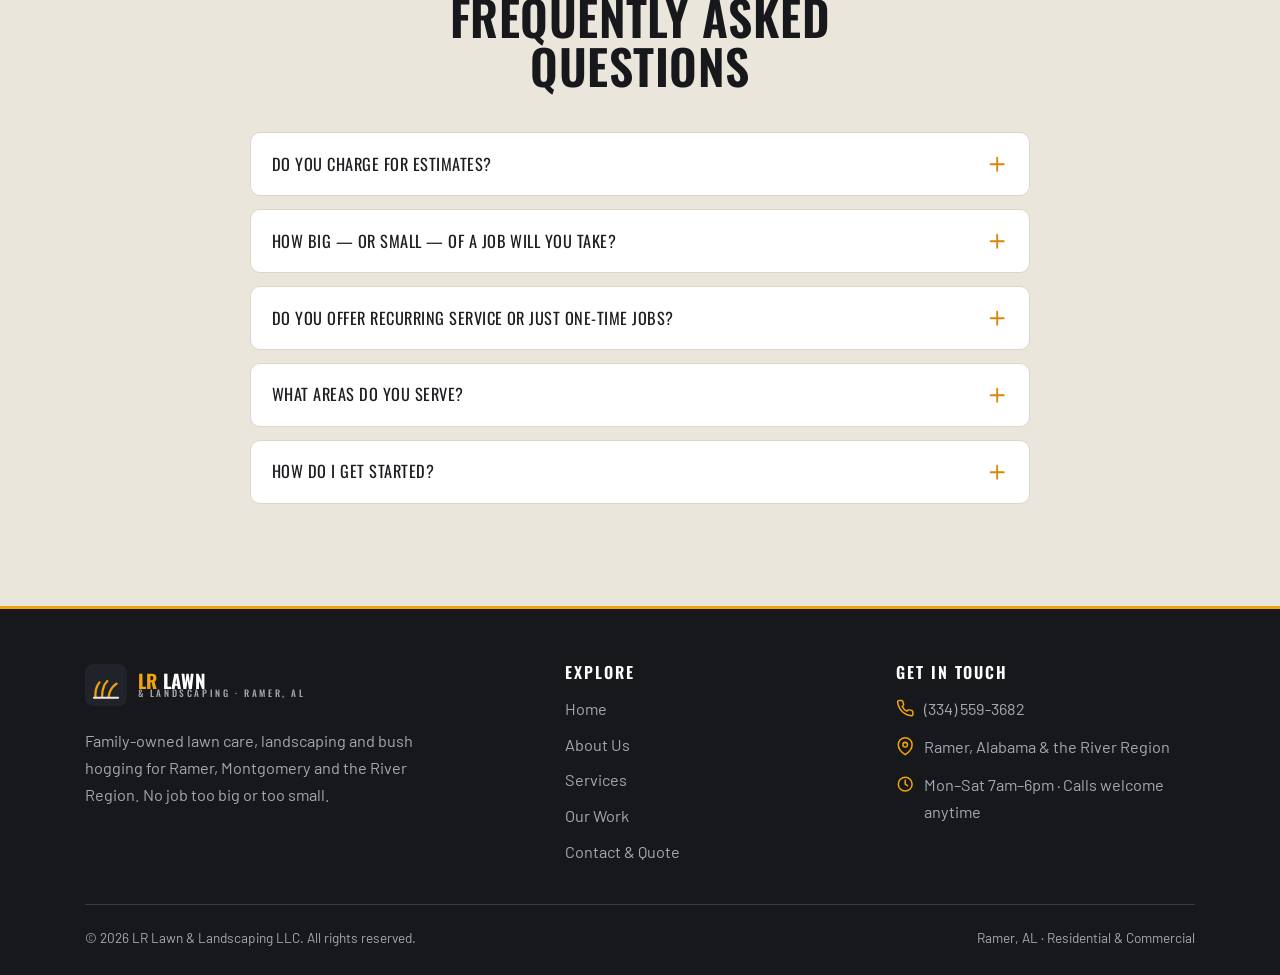
<file: contact.html>
<!DOCTYPE html>
<html lang="en" class="no-js">
<head>
  <meta charset="UTF-8" />
  <meta name="viewport" content="width=device-width, initial-scale=1.0" />
  <title>Contact &amp; Free Quote | LR Lawn &amp; Landscaping LLC — Ramer, AL</title>
  <meta name="description" content="Request a free lawn care or land-clearing quote from LR Lawn & Landscaping in Ramer, AL. Call (334) 559-3682 or send us your property details." />
  <meta name="theme-color" content="#16181b" />
  <link rel="icon" href="assets/icons/favicon.svg" type="image/svg+xml" />
  <link rel="preconnect" href="https://fonts.googleapis.com" />
  <link rel="preconnect" href="https://fonts.gstatic.com" crossorigin />
  <link href="https://fonts.googleapis.com/css2?family=Oswald:wght@500;600;700&family=Barlow:wght@400;500;600&display=swap" rel="stylesheet" />
  <link rel="stylesheet" href="css/style.css" />
</head>
<body>
  <a class="skip-link" href="#main">Skip to content</a>

  <header class="header">
    <div class="container">
      <nav class="nav" aria-label="Primary">
        <a href="index.html" class="logo" aria-label="LR Lawn & Landscaping — home">
          <svg class="logo__mark" viewBox="0 0 64 64" aria-hidden="true">
            <rect width="64" height="64" rx="13" fill="#20242a"/>
            <g fill="none" stroke="#f2a20c" stroke-width="3.4" stroke-linecap="round"><path d="M16 50 C 15 39, 18 33, 22 28"/><path d="M26 50 C 26 37, 29 31, 34 26"/><path d="M36 50 C 38 38, 43 33, 48 30"/></g>
            <rect x="12" y="50" width="40" height="3" rx="1.5" fill="#eceae4"/>
          </svg>
          <span class="logo__name"><span>LR</span> Lawn<small>&amp; Landscaping · Ramer, AL</small></span>
        </a>
        <div class="nav__menu" id="nav-menu">
          <ul class="nav__links">
            <li><a class="nav__link" href="index.html">Home</a></li>
            <li><a class="nav__link" href="about.html">About</a></li>
            <li><a class="nav__link" href="services.html">Services</a></li>
            <li><a class="nav__link" href="gallery.html">Our Work</a></li>
            <li><a class="nav__link" href="contact.html">Contact</a></li>
          </ul>
          <div class="nav__cta">
            <a href="tel:+13345593682" class="nav__phone" aria-label="Call (334) 559-3682">
              <svg viewBox="0 0 24 24" fill="none" stroke="currentColor" stroke-width="2" stroke-linecap="round" stroke-linejoin="round" aria-hidden="true"><path d="M22 16.92v3a2 2 0 0 1-2.18 2 19.79 19.79 0 0 1-8.63-3.07 19.5 19.5 0 0 1-6-6 19.79 19.79 0 0 1-3.07-8.67A2 2 0 0 1 4.11 2h3a2 2 0 0 1 2 1.72c.13.96.36 1.9.7 2.81a2 2 0 0 1-.45 2.11L8.09 9.91a16 16 0 0 0 6 6l1.27-1.27a2 2 0 0 1 2.11-.45c.91.34 1.85.57 2.81.7A2 2 0 0 1 22 16.92Z"/></svg>
              (334) 559-3682
            </a>
            <a href="contact.html" class="btn">Free Quote</a>
          </div>
        </div>
        <button class="nav__toggle" aria-label="Toggle menu" aria-controls="nav-menu" aria-expanded="false"><span></span></button>
      </nav>
    </div>
  </header>
  <div class="nav-backdrop" aria-hidden="true"></div>

  <main id="main">
    <section class="pagehero">
      <div class="container pagehero__inner">
        <nav class="crumbs" aria-label="Breadcrumb"><a href="index.html">Home</a> / <span>Contact</span></nav>
        <h1>Let's get you a quote</h1>
        <p class="hero__lead">Call us, or send your property details below. Free estimates, no pressure, honest pricing.</p>
      </div>
    </section>

    <!-- ===================== CONTACT GRID ===================== -->
    <section class="section">
      <div class="container split" style="align-items:start">

        <!-- FORM -->
        <div class="reveal">
          <p class="eyebrow">Request a Free Estimate</p>
          <h2>Tell us about your property</h2>
          <p class="muted">The more you tell us, the faster we can get you an accurate price. We'll follow up by phone — usually within a day or two.</p>

          <div class="form__success" id="form-success" role="status">
            <strong>Thanks — we've got it!</strong><br>
            Your request is in. We'll call you shortly at the number you provided. Need us fast? Call <a href="tel:+13345593682" style="color:#9be7ad;text-decoration:underline">(334) 559-3682</a>.
          </div>

          <form class="form" id="estimate-form" novalidate>
            <div class="form__row">
              <div class="field" data-validate>
                <label for="name">Name <span class="req">*</span></label>
                <input id="name" name="name" type="text" autocomplete="name" placeholder="Your name" />
                <span class="field__error" aria-live="polite"></span>
              </div>
              <div class="field" data-validate>
                <label for="phone">Phone <span class="req">*</span></label>
                <input id="phone" name="phone" type="tel" data-type="phone" autocomplete="tel" placeholder="(334) 555-0123" />
                <span class="field__error" aria-live="polite"></span>
              </div>
            </div>

            <div class="form__row">
              <div class="field" data-validate>
                <label for="email">Email <span class="req">*</span></label>
                <input id="email" name="email" type="email" data-type="email" autocomplete="email" placeholder="you@email.com" />
                <span class="field__error" aria-live="polite"></span>
              </div>
              <div class="field">
                <label for="address">Property Address</label>
                <input id="address" name="address" type="text" autocomplete="street-address" placeholder="Street, City" />
              </div>
            </div>

            <div class="form__row">
              <div class="field" data-validate>
                <label for="ptype">Property Type <span class="req">*</span></label>
                <select id="ptype" name="ptype">
                  <option value="">Choose one…</option>
                  <option>Residential</option>
                  <option>Commercial</option>
                  <option>Rural land / acreage</option>
                  <option>Rental / property management</option>
                </select>
                <span class="field__error" aria-live="polite"></span>
              </div>
              <div class="field" data-validate>
                <label for="service">Service Needed <span class="req">*</span></label>
                <select id="service" name="service">
                  <option value="">Choose one…</option>
                  <option>Lawn mowing &amp; upkeep</option>
                  <option>Bush hogging / lot clearing</option>
                  <option>Shrub &amp; hedge trimming</option>
                  <option>Shrub removal &amp; replacement</option>
                  <option>Pine straw / mulch / gravel</option>
                  <option>Cleanup &amp; hauling</option>
                  <option>Not sure — need advice</option>
                </select>
                <span class="field__error" aria-live="polite"></span>
              </div>
            </div>

            <div class="field">
              <label for="message">Details</label>
              <textarea id="message" name="message" placeholder="Lot size, how often, what's going on with the property, timing…"></textarea>
            </div>

            <button type="submit" class="btn btn--lg">Send My Request</button>
            <p class="muted" style="font-size:.85rem">By submitting, you agree to be contacted about your request. We never share your info.</p>
          </form>
        </div>

        <!-- CONTACT DETAILS + MAP -->
        <div class="reveal" data-delay="1">
          <div class="reason" style="margin-bottom:1.2rem">
            <h3>Call or Text</h3>
            <p><a href="tel:+13345593682" style="font-family:var(--ff-display);font-size:1.5rem;color:var(--amber-600)">(334) 559-3682</a></p>
            <p class="muted">The fastest way to reach us — we answer when we can and call back quick when we can't.</p>
          </div>
          <div class="reason" style="margin-bottom:1.2rem">
            <h3>Service Area</h3>
            <p class="muted">Based in Ramer, AL · serving Montgomery County &amp; the River Region — Montgomery, Pike Road, Hope Hull, Snowdoun, Pintlala and nearby.</p>
          </div>
          <div class="reason" style="margin-bottom:1.2rem">
            <h3>Hours</h3>
            <p class="muted">Monday–Saturday, 7:00am–6:00pm<br>Sunday: closed (leave a message — we'll get back to you)</p>
          </div>
          <div class="area__map">
            <iframe title="LR Lawn & Landscaping service area — Ramer, Alabama"
              src="https://www.google.com/maps?q=Ramer,%20Alabama&output=embed"
              loading="lazy" referrerpolicy="no-referrer-when-downgrade"></iframe>
          </div>
        </div>
      </div>
    </section>

    <!-- ===================== FAQ ===================== -->
    <section class="section section--concrete">
      <div class="container">
        <div class="section-head section-head--center reveal">
          <p class="eyebrow eyebrow--center">Good to Know</p>
          <h2>Frequently asked questions</h2>
        </div>
        <div class="faq reveal" style="max-width:780px;margin-inline:auto">
          <div class="faq__item">
            <button class="faq__q" type="button">Do you charge for estimates?
              <svg class="icon" viewBox="0 0 24 24" fill="none" stroke="currentColor" stroke-width="2" stroke-linecap="round" stroke-linejoin="round"><line x1="12" y1="5" x2="12" y2="19"/><line x1="5" y1="12" x2="19" y2="12"/></svg>
            </button>
            <div class="faq__a"><p>Never. On-site estimates are free and there's no obligation. We'll look at the property, talk through what you need, and give you a fair price.</p></div>
          </div>
          <div class="faq__item">
            <button class="faq__q" type="button">How big — or small — of a job will you take?
              <svg class="icon" viewBox="0 0 24 24" fill="none" stroke="currentColor" stroke-width="2" stroke-linecap="round" stroke-linejoin="round"><line x1="12" y1="5" x2="12" y2="19"/><line x1="5" y1="12" x2="19" y2="12"/></svg>
            </button>
            <div class="faq__a"><p>Both. A single small yard or multiple acres of overgrown land — residential or commercial — no job is too big or too small. If you're not sure, just ask.</p></div>
          </div>
          <div class="faq__item">
            <button class="faq__q" type="button">Do you offer recurring service or just one-time jobs?
              <svg class="icon" viewBox="0 0 24 24" fill="none" stroke="currentColor" stroke-width="2" stroke-linecap="round" stroke-linejoin="round"><line x1="12" y1="5" x2="12" y2="19"/><line x1="5" y1="12" x2="19" y2="12"/></svg>
            </button>
            <div class="faq__a"><p>Both. We do weekly and bi-weekly maintenance as well as one-time cleanups, clearings and rescues. Tell us what fits your needs.</p></div>
          </div>
          <div class="faq__item">
            <button class="faq__q" type="button">What areas do you serve?
              <svg class="icon" viewBox="0 0 24 24" fill="none" stroke="currentColor" stroke-width="2" stroke-linecap="round" stroke-linejoin="round"><line x1="12" y1="5" x2="12" y2="19"/><line x1="5" y1="12" x2="19" y2="12"/></svg>
            </button>
            <div class="faq__a"><p>We're based in Ramer and work throughout Montgomery County and the River Region. Not sure if you're in range? Give us a call and we'll let you know.</p></div>
          </div>
          <div class="faq__item">
            <button class="faq__q" type="button">How do I get started?
              <svg class="icon" viewBox="0 0 24 24" fill="none" stroke="currentColor" stroke-width="2" stroke-linecap="round" stroke-linejoin="round"><line x1="12" y1="5" x2="12" y2="19"/><line x1="5" y1="12" x2="19" y2="12"/></svg>
            </button>
            <div class="faq__a"><p>Call <a href="tel:+13345593682">(334) 559-3682</a> or fill out the form above. We'll set up a free look at your property and get you a quote.</p></div>
          </div>
        </div>
      </div>
    </section>
  </main>

  <footer class="footer">
    <div class="container">
      <div class="footer__grid">
        <div class="footer__brand">
          <a href="index.html" class="logo" aria-label="LR Lawn & Landscaping — home">
            <svg class="logo__mark" viewBox="0 0 64 64" aria-hidden="true">
              <rect width="64" height="64" rx="13" fill="#20242a"/>
              <g fill="none" stroke="#f2a20c" stroke-width="3.4" stroke-linecap="round"><path d="M16 50 C 15 39, 18 33, 22 28"/><path d="M26 50 C 26 37, 29 31, 34 26"/><path d="M36 50 C 38 38, 43 33, 48 30"/></g>
              <rect x="12" y="50" width="40" height="3" rx="1.5" fill="#eceae4"/>
            </svg>
            <span class="logo__name"><span>LR</span> Lawn<small>&amp; Landscaping · Ramer, AL</small></span>
          </a>
          <p>Family-owned lawn care, landscaping and bush hogging for Ramer, Montgomery and the River Region. No job too big or too small.</p>
        </div>
        <div>
          <h4>Explore</h4>
          <ul class="footer__links">
            <li><a href="index.html">Home</a></li>
            <li><a href="about.html">About Us</a></li>
            <li><a href="services.html">Services</a></li>
            <li><a href="gallery.html">Our Work</a></li>
            <li><a href="contact.html">Contact &amp; Quote</a></li>
          </ul>
        </div>
        <div>
          <h4>Get In Touch</h4>
          <ul class="footer__contact">
            <li><svg viewBox="0 0 24 24" fill="none" stroke="currentColor" stroke-width="2" stroke-linecap="round" stroke-linejoin="round"><path d="M22 16.92v3a2 2 0 0 1-2.18 2 19.79 19.79 0 0 1-8.63-3.07 19.5 19.5 0 0 1-6-6 19.79 19.79 0 0 1-3.07-8.67A2 2 0 0 1 4.11 2h3a2 2 0 0 1 2 1.72c.13.96.36 1.9.7 2.81a2 2 0 0 1-.45 2.11L8.09 9.91a16 16 0 0 0 6 6l1.27-1.27a2 2 0 0 1 2.11-.45c.91.34 1.85.57 2.81.7A2 2 0 0 1 22 16.92Z"/></svg><a href="tel:+13345593682">(334) 559-3682</a></li>
            <li><svg viewBox="0 0 24 24" fill="none" stroke="currentColor" stroke-width="2" stroke-linecap="round" stroke-linejoin="round"><path d="M21 10c0 7-9 13-9 13s-9-6-9-13a9 9 0 0 1 18 0Z"/><circle cx="12" cy="10" r="3"/></svg><span>Ramer, Alabama &amp; the River Region</span></li>
            <li><svg viewBox="0 0 24 24" fill="none" stroke="currentColor" stroke-width="2" stroke-linecap="round" stroke-linejoin="round"><circle cx="12" cy="12" r="9"/><polyline points="12 7 12 12 15 14"/></svg><span>Mon–Sat 7am–6pm · Calls welcome anytime</span></li>
          </ul>
        </div>
      </div>
      <div class="footer__bottom">
        <span>&copy; <span id="year">2026</span> LR Lawn &amp; Landscaping LLC. All rights reserved.</span>
        <span>Ramer, AL · Residential &amp; Commercial</span>
      </div>
    </div>
  </footer>

  <button class="to-top" aria-label="Back to top"><svg viewBox="0 0 24 24" fill="none" stroke="currentColor" stroke-width="2.4" stroke-linecap="round" stroke-linejoin="round" width="20" height="20"><polyline points="18 15 12 9 6 15"/></svg></button>
  <nav class="callbar" aria-label="Quick actions">
    <a href="tel:+13345593682"><svg viewBox="0 0 24 24" fill="none" stroke="currentColor" stroke-width="2" stroke-linecap="round" stroke-linejoin="round"><path d="M22 16.92v3a2 2 0 0 1-2.18 2 19.79 19.79 0 0 1-8.63-3.07 19.5 19.5 0 0 1-6-6 19.79 19.79 0 0 1-3.07-8.67A2 2 0 0 1 4.11 2h3a2 2 0 0 1 2 1.72c.13.96.36 1.9.7 2.81a2 2 0 0 1-.45 2.11L8.09 9.91a16 16 0 0 0 6 6l1.27-1.27a2 2 0 0 1 2.11-.45c.91.34 1.85.57 2.81.7A2 2 0 0 1 22 16.92Z"/></svg>Call Now</a>
    <a href="#estimate-form"><svg viewBox="0 0 24 24" fill="none" stroke="currentColor" stroke-width="2" stroke-linecap="round" stroke-linejoin="round"><path d="M14 2H6a2 2 0 0 0-2 2v16a2 2 0 0 0 2 2h12a2 2 0 0 0 2-2V8z"/><polyline points="14 2 14 8 20 8"/></svg>Free Quote</a>
  </nav>

  <script src="js/main.js" defer></script>

  <!-- aurora-cta : agency upsell button -->
  <a class="aurora-cta" href="https://auroraadv.co/?tab=wizard" target="_blank" rel="noopener" aria-label="Get this website for only $999 — built by Aurora">
    <span class="aurora-cta__top">Get this website<br>for only</span>
    <span class="aurora-cta__price">$999</span>
  </a>
  <style>
  .aurora-cta{position:fixed;left:18px;bottom:18px;z-index:58;width:130px;height:130px;border-radius:50%;display:flex;flex-direction:column;align-items:center;justify-content:center;text-align:center;gap:3px;padding:8px;background:radial-gradient(circle at 32% 26%,#2a2f36,#16181b);color:#fff;text-decoration:none;border:3px solid #f2a20c;box-shadow:0 14px 32px -10px rgba(15,23,42,.55);font-family:system-ui,-apple-system,"Segoe UI",Roboto,sans-serif;line-height:1.08;transition:transform .2s ease,box-shadow .2s ease;}
  .aurora-cta:hover{transform:translateY(-3px) scale(1.05);box-shadow:0 20px 40px -10px rgba(15,23,42,.6);}
  .aurora-cta:focus-visible{outline:3px solid #f2a20c;outline-offset:3px;}
  .aurora-cta__top{font-size:10px;font-weight:700;letter-spacing:.03em;text-transform:uppercase;color:#d9d4cb;}
  .aurora-cta__price{font-size:31px;font-weight:800;color:#f7b733;letter-spacing:-.01em;}
  @media (max-width:760px){.aurora-cta{width:106px;height:106px;left:12px;bottom:68px;border-width:2px;}.aurora-cta__top{font-size:8.5px;}.aurora-cta__price{font-size:25px;}}
  @media (prefers-reduced-motion:reduce){.aurora-cta{transition:none;}}
  </style>
</body>
</html>
</file>
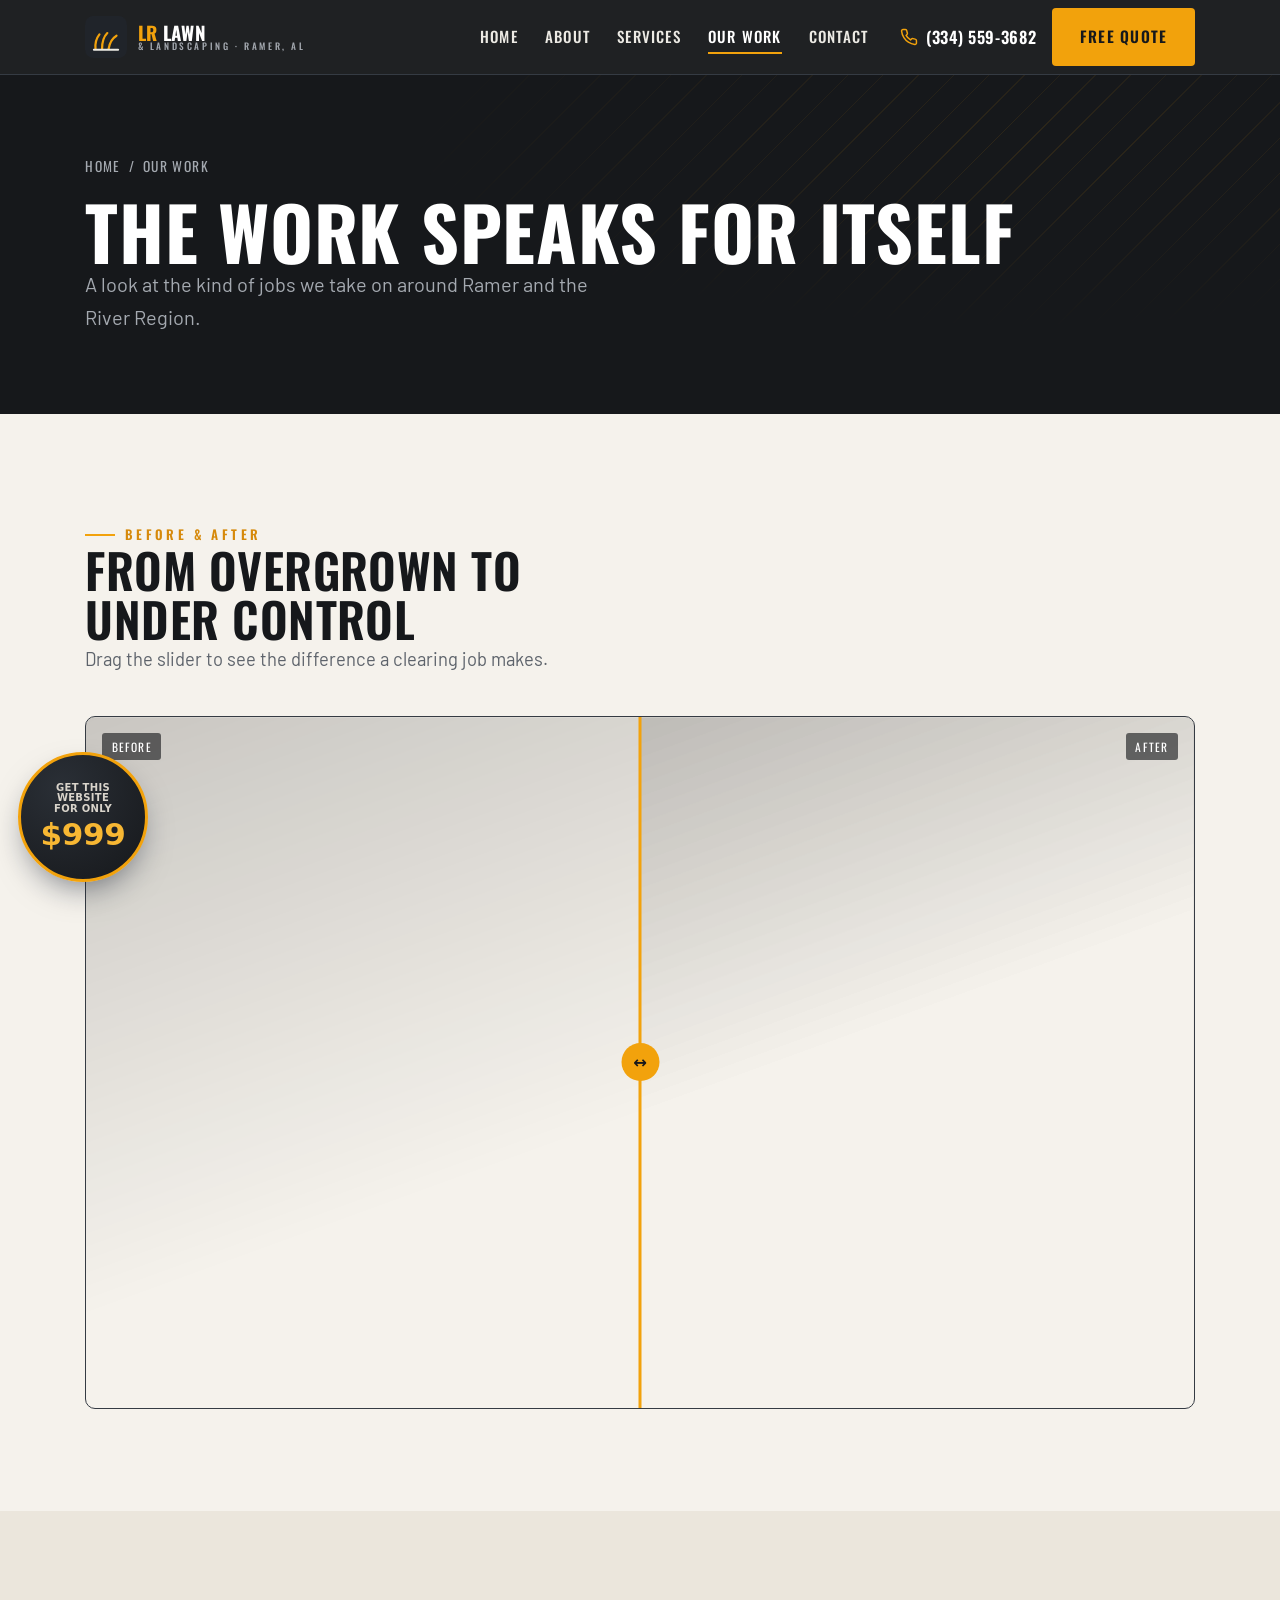
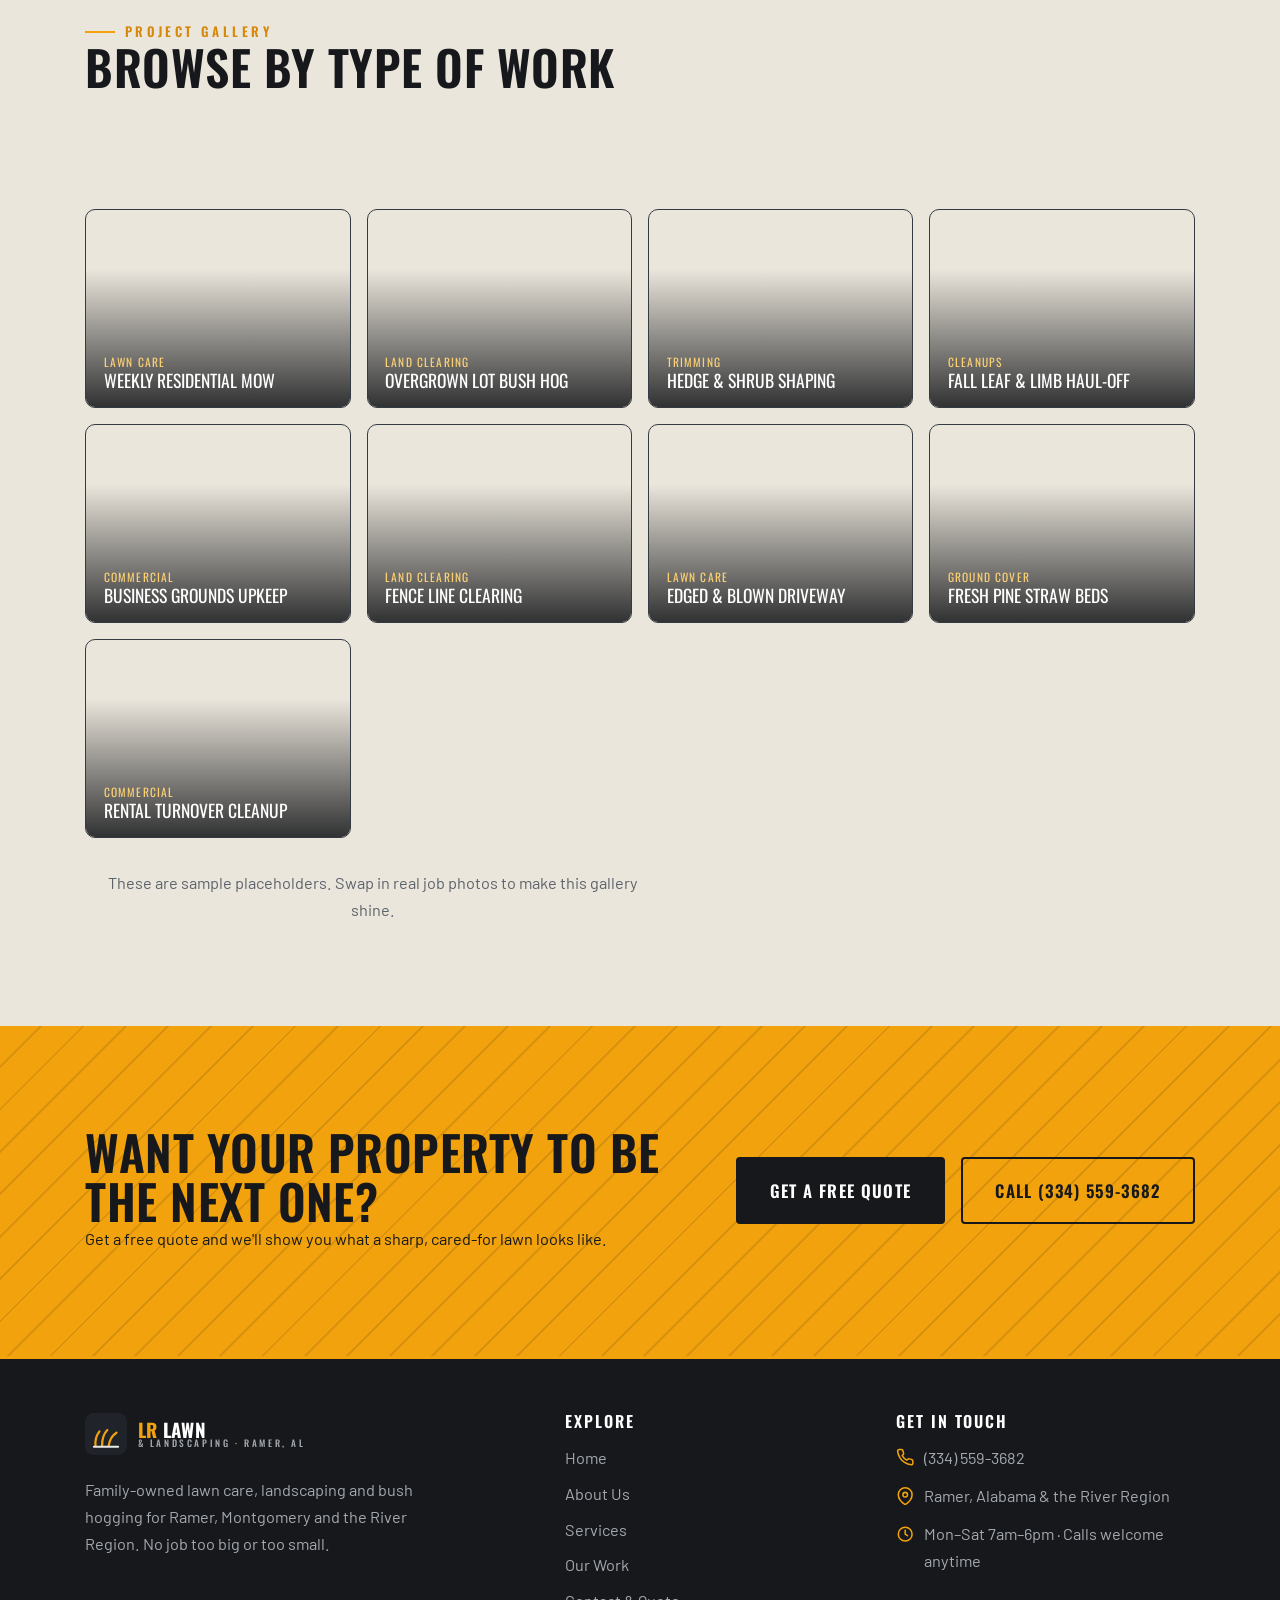
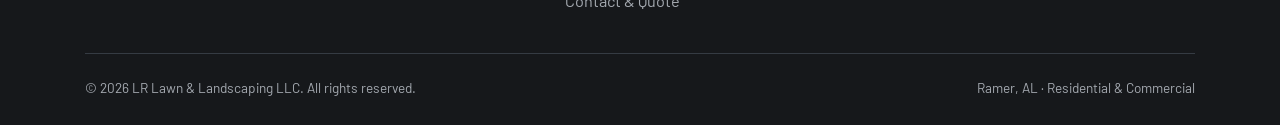
<file: gallery.html>
<!DOCTYPE html>
<html lang="en" class="no-js">
<head>
  <meta charset="UTF-8" />
  <meta name="viewport" content="width=device-width, initial-scale=1.0" />
  <title>Our Work | LR Lawn &amp; Landscaping LLC — Ramer, AL</title>
  <meta name="description" content="See lawn care, bush hogging, trimming and cleanup work from LR Lawn & Landscaping across Ramer and the River Region. Browse by category and before-and-after." />
  <meta name="theme-color" content="#16181b" />
  <link rel="icon" href="assets/icons/favicon.svg" type="image/svg+xml" />
  <link rel="preconnect" href="https://fonts.googleapis.com" />
  <link rel="preconnect" href="https://fonts.gstatic.com" crossorigin />
  <link href="https://fonts.googleapis.com/css2?family=Oswald:wght@500;600;700&family=Barlow:wght@400;500;600&display=swap" rel="stylesheet" />
  <link rel="stylesheet" href="css/style.css" />
</head>
<body>
  <a class="skip-link" href="#main">Skip to content</a>

  <header class="header">
    <div class="container">
      <nav class="nav" aria-label="Primary">
        <a href="index.html" class="logo" aria-label="LR Lawn & Landscaping — home">
          <svg class="logo__mark" viewBox="0 0 64 64" aria-hidden="true">
            <rect width="64" height="64" rx="13" fill="#20242a"/>
            <g fill="none" stroke="#f2a20c" stroke-width="3.4" stroke-linecap="round"><path d="M16 50 C 15 39, 18 33, 22 28"/><path d="M26 50 C 26 37, 29 31, 34 26"/><path d="M36 50 C 38 38, 43 33, 48 30"/></g>
            <rect x="12" y="50" width="40" height="3" rx="1.5" fill="#eceae4"/>
          </svg>
          <span class="logo__name"><span>LR</span> Lawn<small>&amp; Landscaping · Ramer, AL</small></span>
        </a>
        <div class="nav__menu" id="nav-menu">
          <ul class="nav__links">
            <li><a class="nav__link" href="index.html">Home</a></li>
            <li><a class="nav__link" href="about.html">About</a></li>
            <li><a class="nav__link" href="services.html">Services</a></li>
            <li><a class="nav__link" href="gallery.html">Our Work</a></li>
            <li><a class="nav__link" href="contact.html">Contact</a></li>
          </ul>
          <div class="nav__cta">
            <a href="tel:+13345593682" class="nav__phone" aria-label="Call (334) 559-3682">
              <svg viewBox="0 0 24 24" fill="none" stroke="currentColor" stroke-width="2" stroke-linecap="round" stroke-linejoin="round" aria-hidden="true"><path d="M22 16.92v3a2 2 0 0 1-2.18 2 19.79 19.79 0 0 1-8.63-3.07 19.5 19.5 0 0 1-6-6 19.79 19.79 0 0 1-3.07-8.67A2 2 0 0 1 4.11 2h3a2 2 0 0 1 2 1.72c.13.96.36 1.9.7 2.81a2 2 0 0 1-.45 2.11L8.09 9.91a16 16 0 0 0 6 6l1.27-1.27a2 2 0 0 1 2.11-.45c.91.34 1.85.57 2.81.7A2 2 0 0 1 22 16.92Z"/></svg>
              (334) 559-3682
            </a>
            <a href="contact.html" class="btn">Free Quote</a>
          </div>
        </div>
        <button class="nav__toggle" aria-label="Toggle menu" aria-controls="nav-menu" aria-expanded="false"><span></span></button>
      </nav>
    </div>
  </header>
  <div class="nav-backdrop" aria-hidden="true"></div>

  <main id="main">
    <section class="pagehero">
      <div class="container pagehero__inner">
        <nav class="crumbs" aria-label="Breadcrumb"><a href="index.html">Home</a> / <span>Our Work</span></nav>
        <h1>The work speaks for itself</h1>
        <p class="hero__lead">A look at the kind of jobs we take on around Ramer and the River Region.</p>
      </div>
    </section>

    <!-- ===================== BEFORE / AFTER ===================== -->
    <section class="section">
      <div class="container">
        <div class="section-head reveal">
          <p class="eyebrow">Before &amp; After</p>
          <h2>From overgrown to under control</h2>
          <p class="lead">Drag the slider to see the difference a clearing job makes.</p>
        </div>
        <div class="ba reveal" role="group" aria-label="Before and after comparison">
          <!-- Replace the .ba__before / .ba__after backgrounds with real before & after photos -->
          <div class="ba__img ba__before"><span class="ba__tag">Before</span></div>
          <div class="ba__img ba__after"><span class="ba__tag">After</span></div>
          <span class="ba__handle" aria-hidden="true"></span>
          <input class="ba__range" type="range" min="0" max="100" value="50" aria-label="Reveal before or after image" />
        </div>
      </div>
    </section>

    <!-- ===================== GALLERY ===================== -->
    <section class="section section--concrete">
      <div class="container">
        <div class="section-head reveal">
          <p class="eyebrow">Project Gallery</p>
          <h2>Browse by type of work</h2>
        </div>

        <div class="filters reveal" role="group" aria-label="Filter projects">
          <button class="filter is-active" data-filter="all" aria-pressed="true">All Work</button>
          <button class="filter" data-filter="lawn" aria-pressed="false">Lawn Care</button>
          <button class="filter" data-filter="clearing" aria-pressed="false">Land Clearing</button>
          <button class="filter" data-filter="trim" aria-pressed="false">Trimming</button>
          <button class="filter" data-filter="cleanup" aria-pressed="false">Cleanups</button>
          <button class="filter" data-filter="commercial" aria-pressed="false">Commercial</button>
        </div>

        <!-- Tiles use placeholder texture fills. Replace each tile's class/inline style
             with a real photo via: style="background-image:url('assets/images/your-photo.jpg')" -->
        <div class="gallery reveal">
          <article class="tile t-lawn" data-cat="lawn"><span class="tile__cat">Lawn Care</span><span class="tile__title">Weekly residential mow</span></article>
          <article class="tile t-clear" data-cat="clearing"><span class="tile__cat">Land Clearing</span><span class="tile__title">Overgrown lot bush hog</span></article>
          <article class="tile t-trim" data-cat="trim"><span class="tile__cat">Trimming</span><span class="tile__title">Hedge &amp; shrub shaping</span></article>
          <article class="tile t-clean" data-cat="cleanup"><span class="tile__cat">Cleanups</span><span class="tile__title">Fall leaf &amp; limb haul-off</span></article>
          <article class="tile t-comm" data-cat="commercial"><span class="tile__cat">Commercial</span><span class="tile__title">Business grounds upkeep</span></article>
          <article class="tile t-clear" data-cat="clearing"><span class="tile__cat">Land Clearing</span><span class="tile__title">Fence line clearing</span></article>
          <article class="tile t-lawn" data-cat="lawn"><span class="tile__cat">Lawn Care</span><span class="tile__title">Edged &amp; blown driveway</span></article>
          <article class="tile t-mulch" data-cat="trim"><span class="tile__cat">Ground Cover</span><span class="tile__title">Fresh pine straw beds</span></article>
          <article class="tile t-comm" data-cat="commercial"><span class="tile__cat">Commercial</span><span class="tile__title">Rental turnover cleanup</span></article>
        </div>

        <p class="text-center mt-2 muted">These are sample placeholders. Swap in real job photos to make this gallery shine.</p>
      </div>
    </section>

    <section class="section cta">
      <div class="container cta__inner">
        <div class="reveal">
          <h2>Want your property to be the next one?</h2>
          <p>Get a free quote and we'll show you what a sharp, cared-for lawn looks like.</p>
        </div>
        <div class="hero__actions reveal" data-delay="1">
          <a href="contact.html" class="btn btn--dark btn--lg">Get a Free Quote</a>
          <a href="tel:+13345593682" class="btn btn--ghost btn--lg">Call (334) 559-3682</a>
        </div>
      </div>
    </section>
  </main>

  <footer class="footer">
    <div class="container">
      <div class="footer__grid">
        <div class="footer__brand">
          <a href="index.html" class="logo" aria-label="LR Lawn & Landscaping — home">
            <svg class="logo__mark" viewBox="0 0 64 64" aria-hidden="true">
              <rect width="64" height="64" rx="13" fill="#20242a"/>
              <g fill="none" stroke="#f2a20c" stroke-width="3.4" stroke-linecap="round"><path d="M16 50 C 15 39, 18 33, 22 28"/><path d="M26 50 C 26 37, 29 31, 34 26"/><path d="M36 50 C 38 38, 43 33, 48 30"/></g>
              <rect x="12" y="50" width="40" height="3" rx="1.5" fill="#eceae4"/>
            </svg>
            <span class="logo__name"><span>LR</span> Lawn<small>&amp; Landscaping · Ramer, AL</small></span>
          </a>
          <p>Family-owned lawn care, landscaping and bush hogging for Ramer, Montgomery and the River Region. No job too big or too small.</p>
        </div>
        <div>
          <h4>Explore</h4>
          <ul class="footer__links">
            <li><a href="index.html">Home</a></li>
            <li><a href="about.html">About Us</a></li>
            <li><a href="services.html">Services</a></li>
            <li><a href="gallery.html">Our Work</a></li>
            <li><a href="contact.html">Contact &amp; Quote</a></li>
          </ul>
        </div>
        <div>
          <h4>Get In Touch</h4>
          <ul class="footer__contact">
            <li><svg viewBox="0 0 24 24" fill="none" stroke="currentColor" stroke-width="2" stroke-linecap="round" stroke-linejoin="round"><path d="M22 16.92v3a2 2 0 0 1-2.18 2 19.79 19.79 0 0 1-8.63-3.07 19.5 19.5 0 0 1-6-6 19.79 19.79 0 0 1-3.07-8.67A2 2 0 0 1 4.11 2h3a2 2 0 0 1 2 1.72c.13.96.36 1.9.7 2.81a2 2 0 0 1-.45 2.11L8.09 9.91a16 16 0 0 0 6 6l1.27-1.27a2 2 0 0 1 2.11-.45c.91.34 1.85.57 2.81.7A2 2 0 0 1 22 16.92Z"/></svg><a href="tel:+13345593682">(334) 559-3682</a></li>
            <li><svg viewBox="0 0 24 24" fill="none" stroke="currentColor" stroke-width="2" stroke-linecap="round" stroke-linejoin="round"><path d="M21 10c0 7-9 13-9 13s-9-6-9-13a9 9 0 0 1 18 0Z"/><circle cx="12" cy="10" r="3"/></svg><span>Ramer, Alabama &amp; the River Region</span></li>
            <li><svg viewBox="0 0 24 24" fill="none" stroke="currentColor" stroke-width="2" stroke-linecap="round" stroke-linejoin="round"><circle cx="12" cy="12" r="9"/><polyline points="12 7 12 12 15 14"/></svg><span>Mon–Sat 7am–6pm · Calls welcome anytime</span></li>
          </ul>
        </div>
      </div>
      <div class="footer__bottom">
        <span>&copy; <span id="year">2026</span> LR Lawn &amp; Landscaping LLC. All rights reserved.</span>
        <span>Ramer, AL · Residential &amp; Commercial</span>
      </div>
    </div>
  </footer>

  <button class="to-top" aria-label="Back to top"><svg viewBox="0 0 24 24" fill="none" stroke="currentColor" stroke-width="2.4" stroke-linecap="round" stroke-linejoin="round" width="20" height="20"><polyline points="18 15 12 9 6 15"/></svg></button>
  <nav class="callbar" aria-label="Quick actions">
    <a href="tel:+13345593682"><svg viewBox="0 0 24 24" fill="none" stroke="currentColor" stroke-width="2" stroke-linecap="round" stroke-linejoin="round"><path d="M22 16.92v3a2 2 0 0 1-2.18 2 19.79 19.79 0 0 1-8.63-3.07 19.5 19.5 0 0 1-6-6 19.79 19.79 0 0 1-3.07-8.67A2 2 0 0 1 4.11 2h3a2 2 0 0 1 2 1.72c.13.96.36 1.9.7 2.81a2 2 0 0 1-.45 2.11L8.09 9.91a16 16 0 0 0 6 6l1.27-1.27a2 2 0 0 1 2.11-.45c.91.34 1.85.57 2.81.7A2 2 0 0 1 22 16.92Z"/></svg>Call Now</a>
    <a href="contact.html"><svg viewBox="0 0 24 24" fill="none" stroke="currentColor" stroke-width="2" stroke-linecap="round" stroke-linejoin="round"><path d="M14 2H6a2 2 0 0 0-2 2v16a2 2 0 0 0 2 2h12a2 2 0 0 0 2-2V8z"/><polyline points="14 2 14 8 20 8"/></svg>Free Quote</a>
  </nav>

  <script src="js/main.js" defer></script>

  <!-- aurora-cta : agency upsell button -->
  <a class="aurora-cta" href="https://auroraadv.co/?tab=wizard" target="_blank" rel="noopener" aria-label="Get this website for only $999 — built by Aurora">
    <span class="aurora-cta__top">Get this website<br>for only</span>
    <span class="aurora-cta__price">$999</span>
  </a>
  <style>
  .aurora-cta{position:fixed;left:18px;bottom:18px;z-index:58;width:130px;height:130px;border-radius:50%;display:flex;flex-direction:column;align-items:center;justify-content:center;text-align:center;gap:3px;padding:8px;background:radial-gradient(circle at 32% 26%,#2a2f36,#16181b);color:#fff;text-decoration:none;border:3px solid #f2a20c;box-shadow:0 14px 32px -10px rgba(15,23,42,.55);font-family:system-ui,-apple-system,"Segoe UI",Roboto,sans-serif;line-height:1.08;transition:transform .2s ease,box-shadow .2s ease;}
  .aurora-cta:hover{transform:translateY(-3px) scale(1.05);box-shadow:0 20px 40px -10px rgba(15,23,42,.6);}
  .aurora-cta:focus-visible{outline:3px solid #f2a20c;outline-offset:3px;}
  .aurora-cta__top{font-size:10px;font-weight:700;letter-spacing:.03em;text-transform:uppercase;color:#d9d4cb;}
  .aurora-cta__price{font-size:31px;font-weight:800;color:#f7b733;letter-spacing:-.01em;}
  @media (max-width:760px){.aurora-cta{width:106px;height:106px;left:12px;bottom:68px;border-width:2px;}.aurora-cta__top{font-size:8.5px;}.aurora-cta__price{font-size:25px;}}
  @media (prefers-reduced-motion:reduce){.aurora-cta{transition:none;}}
  </style>
</body>
</html>
</file>
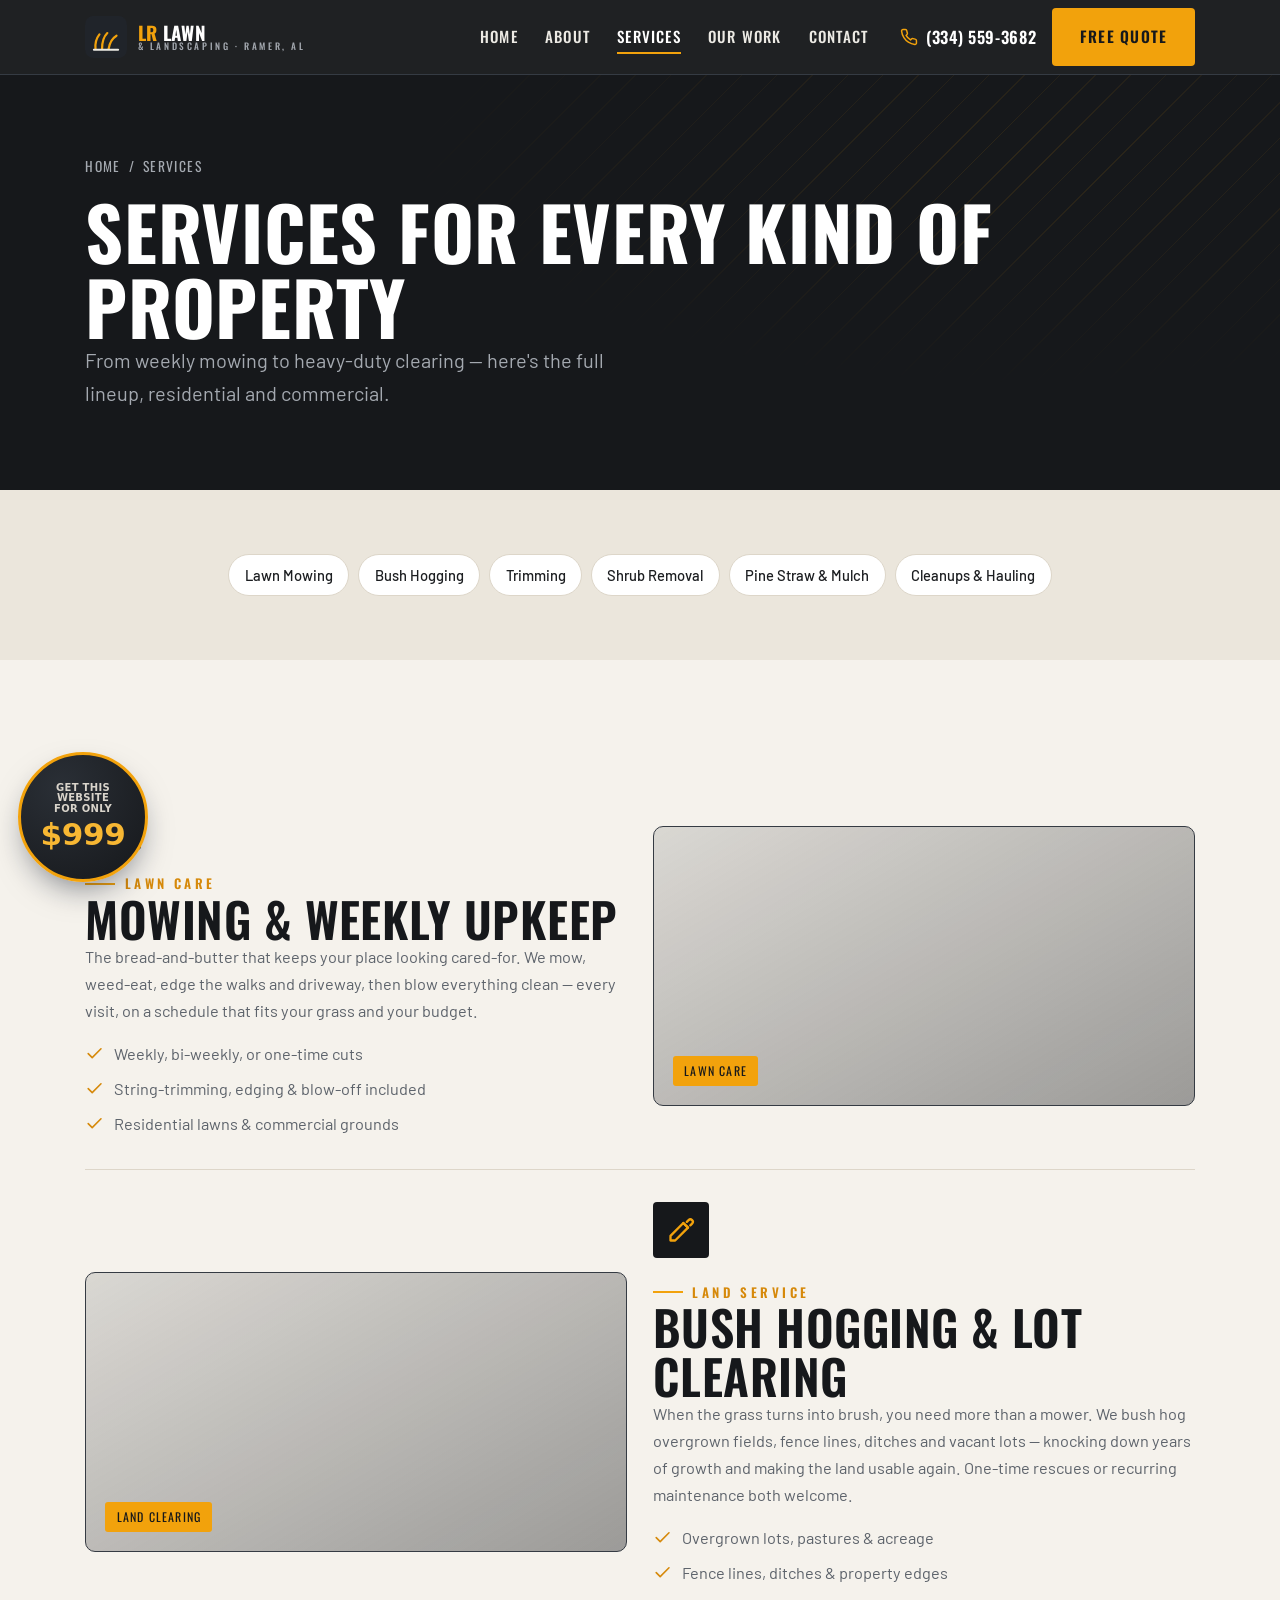
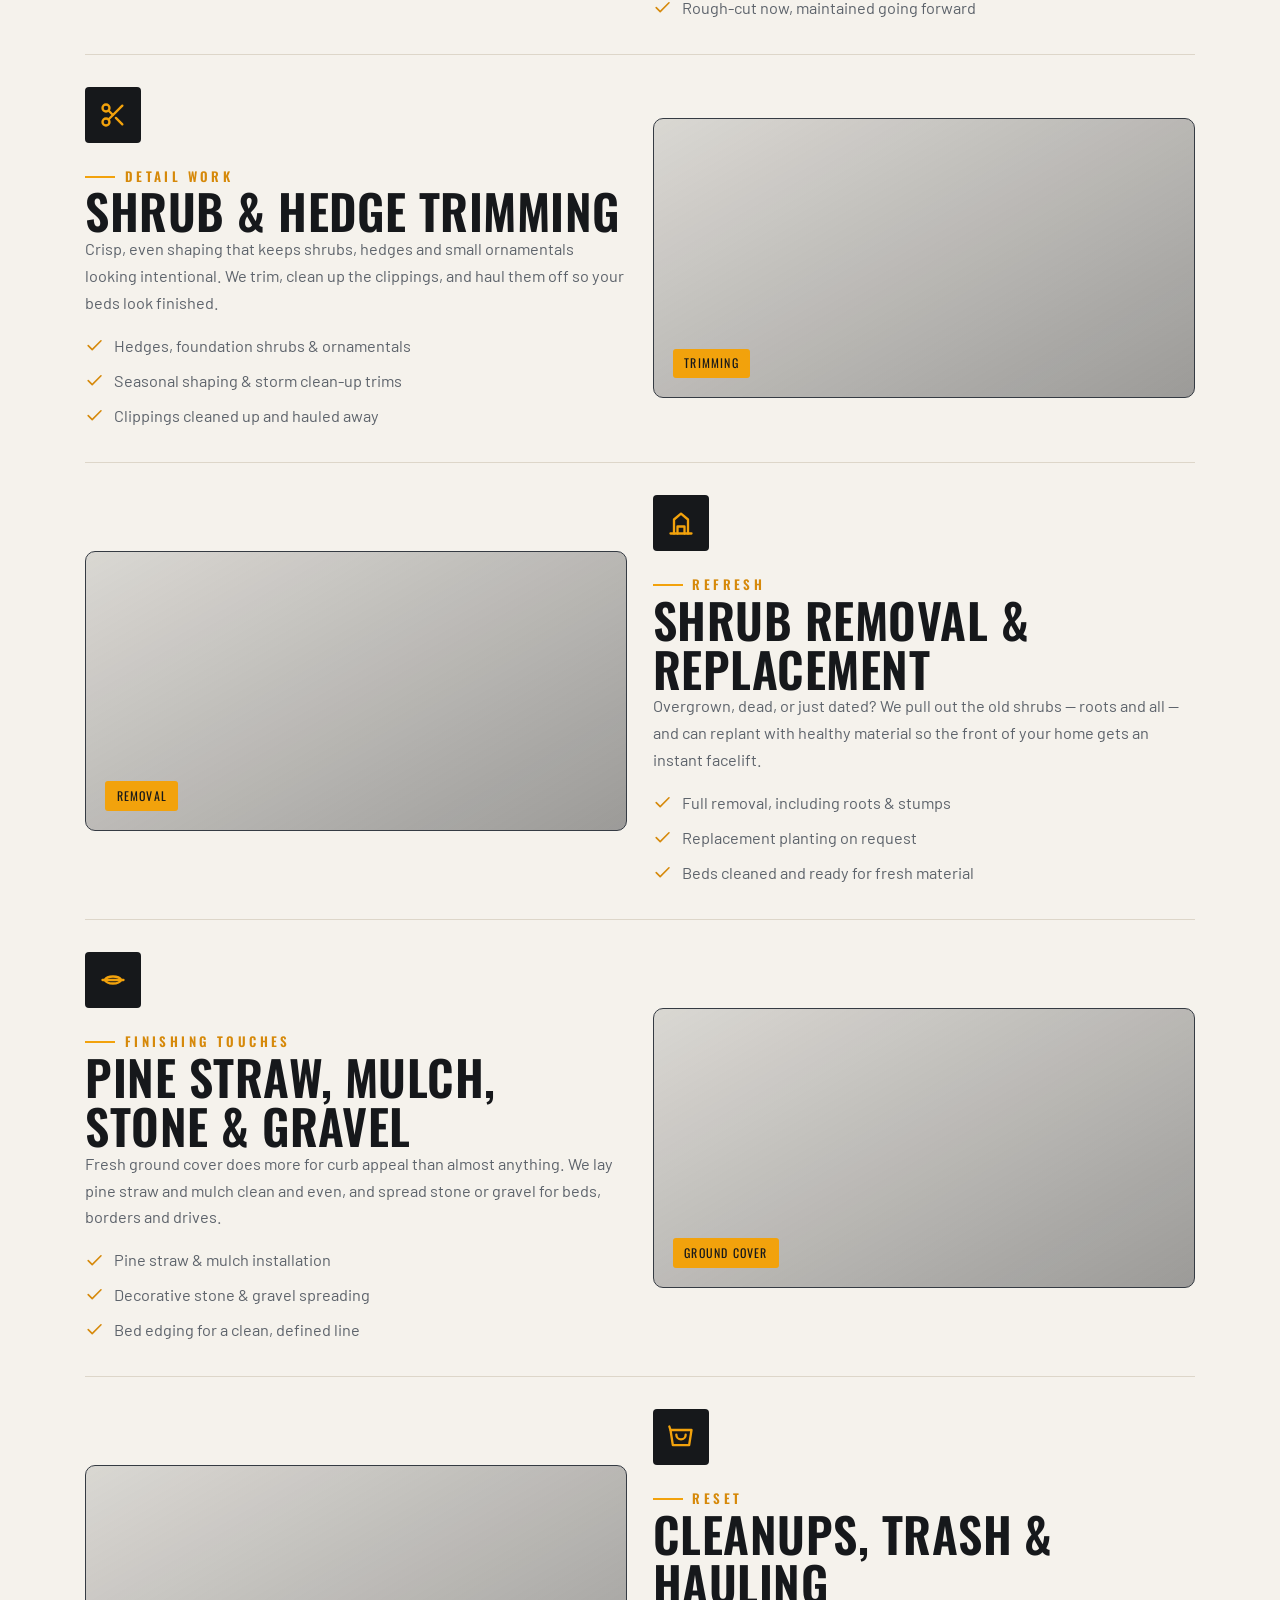
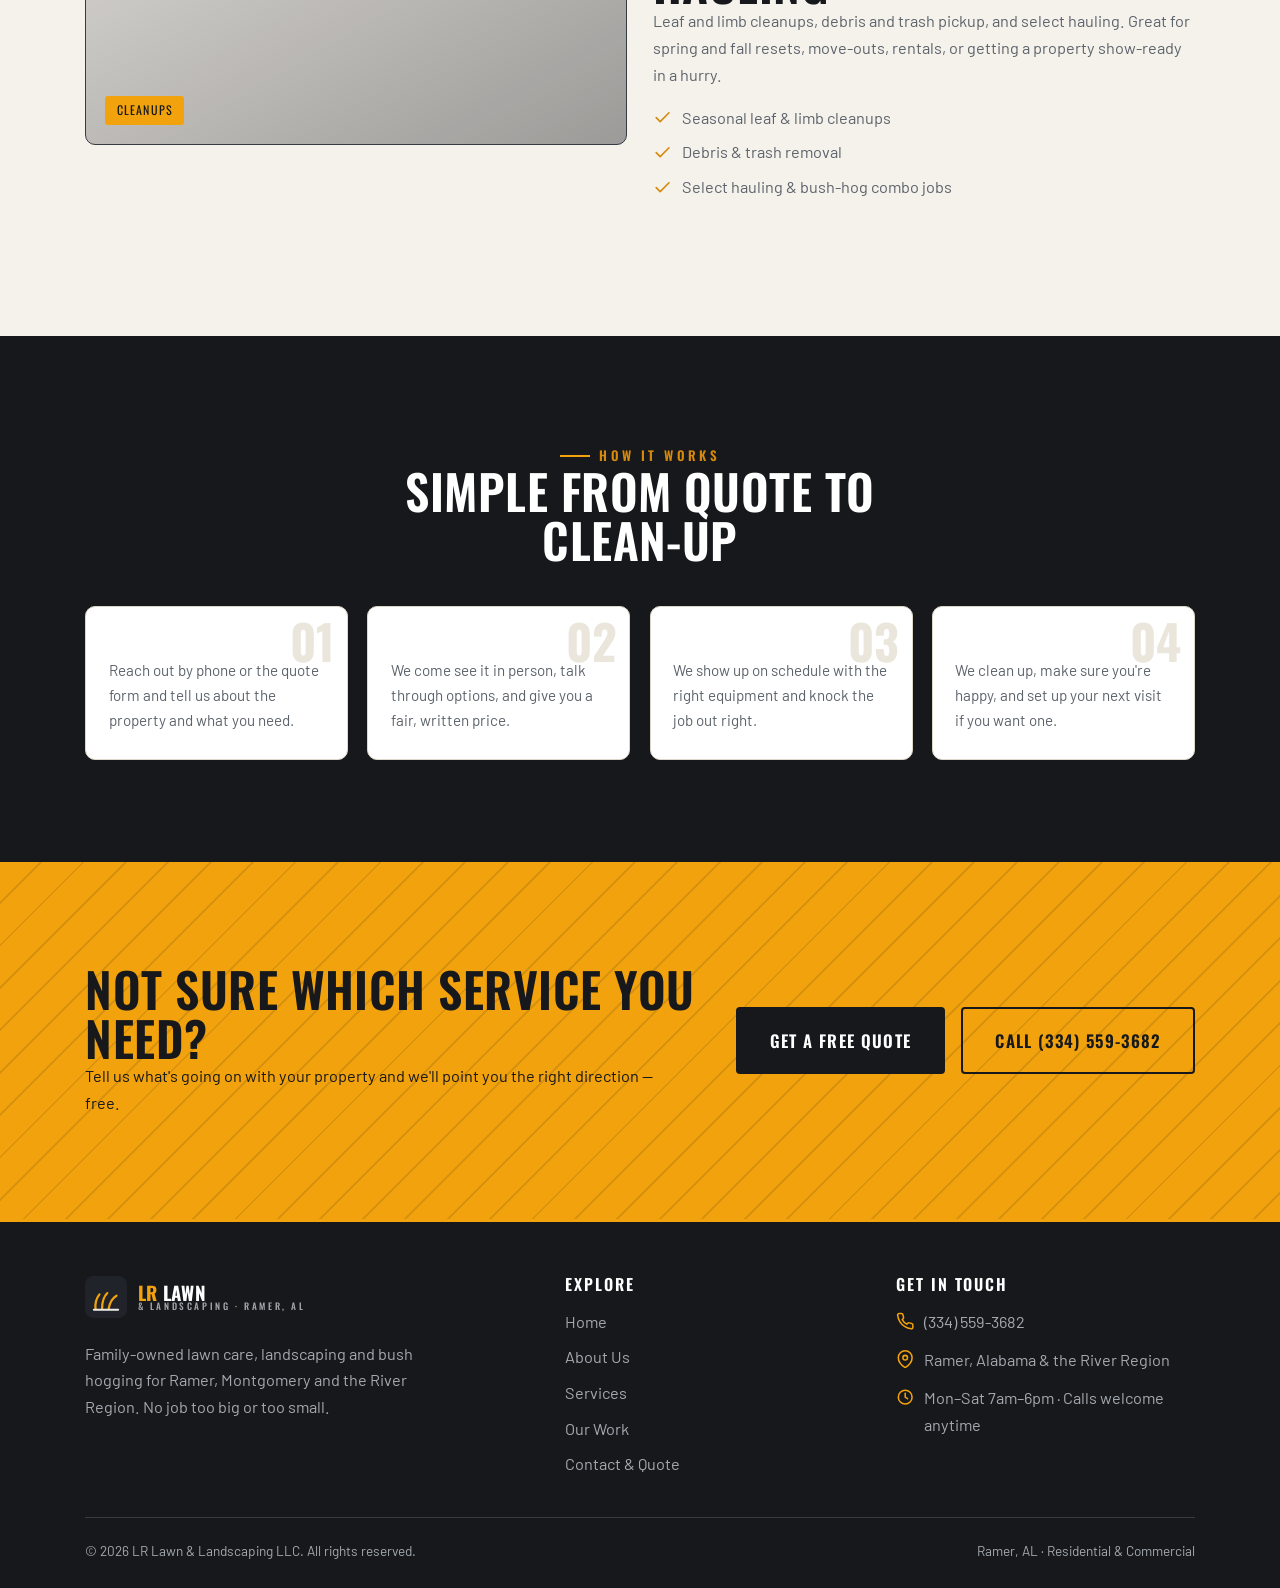
<file: services.html>
<!DOCTYPE html>
<html lang="en" class="no-js">
<head>
  <meta charset="UTF-8" />
  <meta name="viewport" content="width=device-width, initial-scale=1.0" />
  <title>Services | LR Lawn &amp; Landscaping LLC — Ramer, AL</title>
  <meta name="description" content="Lawn mowing, bush hogging & lot clearing, shrub trimming, shrub removal, pine straw & mulch, stone & gravel, and cleanups across Ramer and the River Region. Free quotes: (334) 559-3682." />
  <meta name="theme-color" content="#16181b" />
  <link rel="icon" href="assets/icons/favicon.svg" type="image/svg+xml" />
  <link rel="preconnect" href="https://fonts.googleapis.com" />
  <link rel="preconnect" href="https://fonts.gstatic.com" crossorigin />
  <link href="https://fonts.googleapis.com/css2?family=Oswald:wght@500;600;700&family=Barlow:wght@400;500;600&display=swap" rel="stylesheet" />
  <link rel="stylesheet" href="css/style.css" />
</head>
<body>
  <a class="skip-link" href="#main">Skip to content</a>

  <header class="header">
    <div class="container">
      <nav class="nav" aria-label="Primary">
        <a href="index.html" class="logo" aria-label="LR Lawn & Landscaping — home">
          <svg class="logo__mark" viewBox="0 0 64 64" aria-hidden="true">
            <rect width="64" height="64" rx="13" fill="#20242a"/>
            <g fill="none" stroke="#f2a20c" stroke-width="3.4" stroke-linecap="round"><path d="M16 50 C 15 39, 18 33, 22 28"/><path d="M26 50 C 26 37, 29 31, 34 26"/><path d="M36 50 C 38 38, 43 33, 48 30"/></g>
            <rect x="12" y="50" width="40" height="3" rx="1.5" fill="#eceae4"/>
          </svg>
          <span class="logo__name"><span>LR</span> Lawn<small>&amp; Landscaping · Ramer, AL</small></span>
        </a>
        <div class="nav__menu" id="nav-menu">
          <ul class="nav__links">
            <li><a class="nav__link" href="index.html">Home</a></li>
            <li><a class="nav__link" href="about.html">About</a></li>
            <li><a class="nav__link" href="services.html">Services</a></li>
            <li><a class="nav__link" href="gallery.html">Our Work</a></li>
            <li><a class="nav__link" href="contact.html">Contact</a></li>
          </ul>
          <div class="nav__cta">
            <a href="tel:+13345593682" class="nav__phone" aria-label="Call (334) 559-3682">
              <svg viewBox="0 0 24 24" fill="none" stroke="currentColor" stroke-width="2" stroke-linecap="round" stroke-linejoin="round" aria-hidden="true"><path d="M22 16.92v3a2 2 0 0 1-2.18 2 19.79 19.79 0 0 1-8.63-3.07 19.5 19.5 0 0 1-6-6 19.79 19.79 0 0 1-3.07-8.67A2 2 0 0 1 4.11 2h3a2 2 0 0 1 2 1.72c.13.96.36 1.9.7 2.81a2 2 0 0 1-.45 2.11L8.09 9.91a16 16 0 0 0 6 6l1.27-1.27a2 2 0 0 1 2.11-.45c.91.34 1.85.57 2.81.7A2 2 0 0 1 22 16.92Z"/></svg>
              (334) 559-3682
            </a>
            <a href="contact.html" class="btn">Free Quote</a>
          </div>
        </div>
        <button class="nav__toggle" aria-label="Toggle menu" aria-controls="nav-menu" aria-expanded="false"><span></span></button>
      </nav>
    </div>
  </header>
  <div class="nav-backdrop" aria-hidden="true"></div>

  <main id="main">
    <section class="pagehero">
      <div class="container pagehero__inner">
        <nav class="crumbs" aria-label="Breadcrumb"><a href="index.html">Home</a> / <span>Services</span></nav>
        <h1>Services for every kind of property</h1>
        <p class="hero__lead">From weekly mowing to heavy-duty clearing — here's the full lineup, residential and commercial.</p>
      </div>
    </section>

    <!-- Quick service nav -->
    <section class="section--tight" style="background:var(--concrete)">
      <div class="container">
        <div class="area__chips reveal" style="justify-content:center">
          <a class="area__chip" href="#mowing">Lawn Mowing</a>
          <a class="area__chip" href="#bushhog">Bush Hogging</a>
          <a class="area__chip" href="#trimming">Trimming</a>
          <a class="area__chip" href="#removal">Shrub Removal</a>
          <a class="area__chip" href="#groundcover">Pine Straw &amp; Mulch</a>
          <a class="area__chip" href="#cleanups">Cleanups &amp; Hauling</a>
        </div>
      </div>
    </section>

    <!-- ===================== DETAILED SERVICES ===================== -->
    <section class="section">
      <div class="container">

        <article class="svc reveal" id="mowing">
          <div>
            <div class="svc__icon"><svg viewBox="0 0 24 24" fill="none" stroke="currentColor" stroke-width="2" stroke-linecap="round" stroke-linejoin="round"><path d="M11 20A7 7 0 0 1 9.8 6.1C15.5 5 17 4.48 19 2c1 2 2 4.18 2 8 0 5.5-4.78 10-10 10Z"/><path d="M2 21c0-3 1.85-5.36 5.08-6"/></svg></div>
            <p class="eyebrow">Lawn Care</p>
            <h2>Mowing &amp; Weekly Upkeep</h2>
            <p class="muted">The bread-and-butter that keeps your place looking cared-for. We mow, weed-eat, edge the walks and driveway, then blow everything clean — every visit, on a schedule that fits your grass and your budget.</p>
            <ul class="ticks">
              <li><svg viewBox="0 0 24 24" fill="none" stroke="currentColor" stroke-width="2" stroke-linecap="round" stroke-linejoin="round"><polyline points="20 6 9 17 4 12"/></svg><span>Weekly, bi-weekly, or one-time cuts</span></li>
              <li><svg viewBox="0 0 24 24" fill="none" stroke="currentColor" stroke-width="2" stroke-linecap="round" stroke-linejoin="round"><polyline points="20 6 9 17 4 12"/></svg><span>String-trimming, edging &amp; blow-off included</span></li>
              <li><svg viewBox="0 0 24 24" fill="none" stroke="currentColor" stroke-width="2" stroke-linecap="round" stroke-linejoin="round"><polyline points="20 6 9 17 4 12"/></svg><span>Residential lawns &amp; commercial grounds</span></li>
            </ul>
          </div>
          <div class="svc__media t-lawn" style="background-image:linear-gradient(150deg,rgba(22,24,27,.12),rgba(22,24,27,.40)),url('https://images.unsplash.com/photo-1458245201577-fc8a130b8829?w=1200&q=70&auto=format&fit=crop');background-size:cover;background-position:center"><span class="badge">Lawn Care</span></div>
        </article>

        <article class="svc reveal" id="bushhog">
          <div>
            <div class="svc__icon"><svg viewBox="0 0 24 24" fill="none" stroke="currentColor" stroke-width="2" stroke-linecap="round" stroke-linejoin="round"><path d="M3 21v-4l11-11 4 4L7 21H3z"/><path d="M14 6l4 4"/><path d="M20 8l1.5-1.5a2.1 2.1 0 0 0-3-3L17 5"/></svg></div>
            <p class="eyebrow">Land Service</p>
            <h2>Bush Hogging &amp; Lot Clearing</h2>
            <p class="muted">When the grass turns into brush, you need more than a mower. We bush hog overgrown fields, fence lines, ditches and vacant lots — knocking down years of growth and making the land usable again. One-time rescues or recurring maintenance both welcome.</p>
            <ul class="ticks">
              <li><svg viewBox="0 0 24 24" fill="none" stroke="currentColor" stroke-width="2" stroke-linecap="round" stroke-linejoin="round"><polyline points="20 6 9 17 4 12"/></svg><span>Overgrown lots, pastures &amp; acreage</span></li>
              <li><svg viewBox="0 0 24 24" fill="none" stroke="currentColor" stroke-width="2" stroke-linecap="round" stroke-linejoin="round"><polyline points="20 6 9 17 4 12"/></svg><span>Fence lines, ditches &amp; property edges</span></li>
              <li><svg viewBox="0 0 24 24" fill="none" stroke="currentColor" stroke-width="2" stroke-linecap="round" stroke-linejoin="round"><polyline points="20 6 9 17 4 12"/></svg><span>Rough-cut now, maintained going forward</span></li>
            </ul>
          </div>
          <div class="svc__media t-clear" style="background-image:linear-gradient(150deg,rgba(22,24,27,.12),rgba(22,24,27,.40)),url('https://images.unsplash.com/photo-1595797623546-5a85a990ca6c?w=1200&q=70&auto=format&fit=crop');background-size:cover;background-position:center"><span class="badge">Land Clearing</span></div>
        </article>

        <article class="svc reveal" id="trimming">
          <div>
            <div class="svc__icon"><svg viewBox="0 0 24 24" fill="none" stroke="currentColor" stroke-width="2" stroke-linecap="round" stroke-linejoin="round"><circle cx="6" cy="6" r="3"/><circle cx="6" cy="18" r="3"/><line x1="20" y1="4" x2="8.12" y2="15.88"/><line x1="14.47" y1="14.48" x2="20" y2="20"/><line x1="8.12" y1="8.12" x2="12" y2="12"/></svg></div>
            <p class="eyebrow">Detail Work</p>
            <h2>Shrub &amp; Hedge Trimming</h2>
            <p class="muted">Crisp, even shaping that keeps shrubs, hedges and small ornamentals looking intentional. We trim, clean up the clippings, and haul them off so your beds look finished.</p>
            <ul class="ticks">
              <li><svg viewBox="0 0 24 24" fill="none" stroke="currentColor" stroke-width="2" stroke-linecap="round" stroke-linejoin="round"><polyline points="20 6 9 17 4 12"/></svg><span>Hedges, foundation shrubs &amp; ornamentals</span></li>
              <li><svg viewBox="0 0 24 24" fill="none" stroke="currentColor" stroke-width="2" stroke-linecap="round" stroke-linejoin="round"><polyline points="20 6 9 17 4 12"/></svg><span>Seasonal shaping &amp; storm clean-up trims</span></li>
              <li><svg viewBox="0 0 24 24" fill="none" stroke="currentColor" stroke-width="2" stroke-linecap="round" stroke-linejoin="round"><polyline points="20 6 9 17 4 12"/></svg><span>Clippings cleaned up and hauled away</span></li>
            </ul>
          </div>
          <div class="svc__media t-trim" style="background-image:linear-gradient(150deg,rgba(22,24,27,.12),rgba(22,24,27,.40)),url('https://images.unsplash.com/photo-1599151893427-e09096e38d6d?w=1200&q=70&auto=format&fit=crop');background-size:cover;background-position:center"><span class="badge">Trimming</span></div>
        </article>

        <article class="svc reveal" id="removal">
          <div>
            <div class="svc__icon"><svg viewBox="0 0 24 24" fill="none" stroke="currentColor" stroke-width="2" stroke-linecap="round" stroke-linejoin="round"><path d="M3 21h18"/><path d="M6 21V9l6-5 6 5v12"/><path d="M9 21v-6h6v6"/></svg></div>
            <p class="eyebrow">Refresh</p>
            <h2>Shrub Removal &amp; Replacement</h2>
            <p class="muted">Overgrown, dead, or just dated? We pull out the old shrubs — roots and all — and can replant with healthy material so the front of your home gets an instant facelift.</p>
            <ul class="ticks">
              <li><svg viewBox="0 0 24 24" fill="none" stroke="currentColor" stroke-width="2" stroke-linecap="round" stroke-linejoin="round"><polyline points="20 6 9 17 4 12"/></svg><span>Full removal, including roots &amp; stumps</span></li>
              <li><svg viewBox="0 0 24 24" fill="none" stroke="currentColor" stroke-width="2" stroke-linecap="round" stroke-linejoin="round"><polyline points="20 6 9 17 4 12"/></svg><span>Replacement planting on request</span></li>
              <li><svg viewBox="0 0 24 24" fill="none" stroke="currentColor" stroke-width="2" stroke-linecap="round" stroke-linejoin="round"><polyline points="20 6 9 17 4 12"/></svg><span>Beds cleaned and ready for fresh material</span></li>
            </ul>
          </div>
          <div class="svc__media t-comm" style="background-image:linear-gradient(150deg,rgba(22,24,27,.12),rgba(22,24,27,.40)),url('https://images.unsplash.com/photo-1601989874863-e67a5a734f56?w=1200&q=70&auto=format&fit=crop');background-size:cover;background-position:center"><span class="badge">Removal</span></div>
        </article>

        <article class="svc reveal" id="groundcover">
          <div>
            <div class="svc__icon"><svg viewBox="0 0 24 24" fill="none" stroke="currentColor" stroke-width="2" stroke-linecap="round" stroke-linejoin="round"><path d="M3 12h18"/><path d="M5 12c2-4 12-4 14 0"/><path d="M5 12c2 4 12 4 14 0"/></svg></div>
            <p class="eyebrow">Finishing Touches</p>
            <h2>Pine Straw, Mulch, Stone &amp; Gravel</h2>
            <p class="muted">Fresh ground cover does more for curb appeal than almost anything. We lay pine straw and mulch clean and even, and spread stone or gravel for beds, borders and drives.</p>
            <ul class="ticks">
              <li><svg viewBox="0 0 24 24" fill="none" stroke="currentColor" stroke-width="2" stroke-linecap="round" stroke-linejoin="round"><polyline points="20 6 9 17 4 12"/></svg><span>Pine straw &amp; mulch installation</span></li>
              <li><svg viewBox="0 0 24 24" fill="none" stroke="currentColor" stroke-width="2" stroke-linecap="round" stroke-linejoin="round"><polyline points="20 6 9 17 4 12"/></svg><span>Decorative stone &amp; gravel spreading</span></li>
              <li><svg viewBox="0 0 24 24" fill="none" stroke="currentColor" stroke-width="2" stroke-linecap="round" stroke-linejoin="round"><polyline points="20 6 9 17 4 12"/></svg><span>Bed edging for a clean, defined line</span></li>
            </ul>
          </div>
          <div class="svc__media t-mulch" style="background-image:linear-gradient(150deg,rgba(22,24,27,.12),rgba(22,24,27,.40)),url('https://images.unsplash.com/photo-1628482283044-e5cc2f238de1?w=1200&q=70&auto=format&fit=crop');background-size:cover;background-position:center"><span class="badge">Ground Cover</span></div>
        </article>

        <article class="svc reveal" id="cleanups" style="border-bottom:0">
          <div>
            <div class="svc__icon"><svg viewBox="0 0 24 24" fill="none" stroke="currentColor" stroke-width="2" stroke-linecap="round" stroke-linejoin="round"><path d="M3 6h18l-2 13H5L3 6z"/><path d="M3 6 2 3"/><path d="M16 10a4 4 0 0 1-8 0"/></svg></div>
            <p class="eyebrow">Reset</p>
            <h2>Cleanups, Trash &amp; Hauling</h2>
            <p class="muted">Leaf and limb cleanups, debris and trash pickup, and select hauling. Great for spring and fall resets, move-outs, rentals, or getting a property show-ready in a hurry.</p>
            <ul class="ticks">
              <li><svg viewBox="0 0 24 24" fill="none" stroke="currentColor" stroke-width="2" stroke-linecap="round" stroke-linejoin="round"><polyline points="20 6 9 17 4 12"/></svg><span>Seasonal leaf &amp; limb cleanups</span></li>
              <li><svg viewBox="0 0 24 24" fill="none" stroke="currentColor" stroke-width="2" stroke-linecap="round" stroke-linejoin="round"><polyline points="20 6 9 17 4 12"/></svg><span>Debris &amp; trash removal</span></li>
              <li><svg viewBox="0 0 24 24" fill="none" stroke="currentColor" stroke-width="2" stroke-linecap="round" stroke-linejoin="round"><polyline points="20 6 9 17 4 12"/></svg><span>Select hauling &amp; bush-hog combo jobs</span></li>
            </ul>
          </div>
          <div class="svc__media t-clean" style="background-image:linear-gradient(150deg,rgba(22,24,27,.12),rgba(22,24,27,.40)),url('https://images.unsplash.com/photo-1549448046-b89e7214060d?w=1200&q=70&auto=format&fit=crop');background-size:cover;background-position:center"><span class="badge">Cleanups</span></div>
        </article>

      </div>
    </section>

    <!-- ===================== PROCESS ===================== -->
    <section class="section section--dark">
      <div class="container">
        <div class="section-head section-head--center reveal">
          <p class="eyebrow eyebrow--center">How It Works</p>
          <h2>Simple from quote to clean-up</h2>
        </div>
        <div class="steps">
          <div class="step reveal"><h3>Call or Request</h3><p>Reach out by phone or the quote form and tell us about the property and what you need.</p></div>
          <div class="step reveal" data-delay="1"><h3>Free On-Site Look</h3><p>We come see it in person, talk through options, and give you a fair, written price.</p></div>
          <div class="step reveal" data-delay="2"><h3>We Get to Work</h3><p>We show up on schedule with the right equipment and knock the job out right.</p></div>
          <div class="step reveal" data-delay="3"><h3>Walk &amp; Wrap-Up</h3><p>We clean up, make sure you're happy, and set up your next visit if you want one.</p></div>
        </div>
      </div>
    </section>

    <section class="section cta">
      <div class="container cta__inner">
        <div class="reveal">
          <h2>Not sure which service you need?</h2>
          <p>Tell us what's going on with your property and we'll point you the right direction — free.</p>
        </div>
        <div class="hero__actions reveal" data-delay="1">
          <a href="contact.html" class="btn btn--dark btn--lg">Get a Free Quote</a>
          <a href="tel:+13345593682" class="btn btn--ghost btn--lg">Call (334) 559-3682</a>
        </div>
      </div>
    </section>
  </main>

  <footer class="footer">
    <div class="container">
      <div class="footer__grid">
        <div class="footer__brand">
          <a href="index.html" class="logo" aria-label="LR Lawn & Landscaping — home">
            <svg class="logo__mark" viewBox="0 0 64 64" aria-hidden="true">
              <rect width="64" height="64" rx="13" fill="#20242a"/>
              <g fill="none" stroke="#f2a20c" stroke-width="3.4" stroke-linecap="round"><path d="M16 50 C 15 39, 18 33, 22 28"/><path d="M26 50 C 26 37, 29 31, 34 26"/><path d="M36 50 C 38 38, 43 33, 48 30"/></g>
              <rect x="12" y="50" width="40" height="3" rx="1.5" fill="#eceae4"/>
            </svg>
            <span class="logo__name"><span>LR</span> Lawn<small>&amp; Landscaping · Ramer, AL</small></span>
          </a>
          <p>Family-owned lawn care, landscaping and bush hogging for Ramer, Montgomery and the River Region. No job too big or too small.</p>
        </div>
        <div>
          <h4>Explore</h4>
          <ul class="footer__links">
            <li><a href="index.html">Home</a></li>
            <li><a href="about.html">About Us</a></li>
            <li><a href="services.html">Services</a></li>
            <li><a href="gallery.html">Our Work</a></li>
            <li><a href="contact.html">Contact &amp; Quote</a></li>
          </ul>
        </div>
        <div>
          <h4>Get In Touch</h4>
          <ul class="footer__contact">
            <li><svg viewBox="0 0 24 24" fill="none" stroke="currentColor" stroke-width="2" stroke-linecap="round" stroke-linejoin="round"><path d="M22 16.92v3a2 2 0 0 1-2.18 2 19.79 19.79 0 0 1-8.63-3.07 19.5 19.5 0 0 1-6-6 19.79 19.79 0 0 1-3.07-8.67A2 2 0 0 1 4.11 2h3a2 2 0 0 1 2 1.72c.13.96.36 1.9.7 2.81a2 2 0 0 1-.45 2.11L8.09 9.91a16 16 0 0 0 6 6l1.27-1.27a2 2 0 0 1 2.11-.45c.91.34 1.85.57 2.81.7A2 2 0 0 1 22 16.92Z"/></svg><a href="tel:+13345593682">(334) 559-3682</a></li>
            <li><svg viewBox="0 0 24 24" fill="none" stroke="currentColor" stroke-width="2" stroke-linecap="round" stroke-linejoin="round"><path d="M21 10c0 7-9 13-9 13s-9-6-9-13a9 9 0 0 1 18 0Z"/><circle cx="12" cy="10" r="3"/></svg><span>Ramer, Alabama &amp; the River Region</span></li>
            <li><svg viewBox="0 0 24 24" fill="none" stroke="currentColor" stroke-width="2" stroke-linecap="round" stroke-linejoin="round"><circle cx="12" cy="12" r="9"/><polyline points="12 7 12 12 15 14"/></svg><span>Mon–Sat 7am–6pm · Calls welcome anytime</span></li>
          </ul>
        </div>
      </div>
      <div class="footer__bottom">
        <span>&copy; <span id="year">2026</span> LR Lawn &amp; Landscaping LLC. All rights reserved.</span>
        <span>Ramer, AL · Residential &amp; Commercial</span>
      </div>
    </div>
  </footer>

  <button class="to-top" aria-label="Back to top"><svg viewBox="0 0 24 24" fill="none" stroke="currentColor" stroke-width="2.4" stroke-linecap="round" stroke-linejoin="round" width="20" height="20"><polyline points="18 15 12 9 6 15"/></svg></button>
  <nav class="callbar" aria-label="Quick actions">
    <a href="tel:+13345593682"><svg viewBox="0 0 24 24" fill="none" stroke="currentColor" stroke-width="2" stroke-linecap="round" stroke-linejoin="round"><path d="M22 16.92v3a2 2 0 0 1-2.18 2 19.79 19.79 0 0 1-8.63-3.07 19.5 19.5 0 0 1-6-6 19.79 19.79 0 0 1-3.07-8.67A2 2 0 0 1 4.11 2h3a2 2 0 0 1 2 1.72c.13.96.36 1.9.7 2.81a2 2 0 0 1-.45 2.11L8.09 9.91a16 16 0 0 0 6 6l1.27-1.27a2 2 0 0 1 2.11-.45c.91.34 1.85.57 2.81.7A2 2 0 0 1 22 16.92Z"/></svg>Call Now</a>
    <a href="contact.html"><svg viewBox="0 0 24 24" fill="none" stroke="currentColor" stroke-width="2" stroke-linecap="round" stroke-linejoin="round"><path d="M14 2H6a2 2 0 0 0-2 2v16a2 2 0 0 0 2 2h12a2 2 0 0 0 2-2V8z"/><polyline points="14 2 14 8 20 8"/></svg>Free Quote</a>
  </nav>

  <script src="js/main.js" defer></script>

  <!-- aurora-cta : agency upsell button -->
  <a class="aurora-cta" href="https://auroraadv.co/?tab=wizard" target="_blank" rel="noopener" aria-label="Get this website for only $999 — built by Aurora">
    <span class="aurora-cta__top">Get this website<br>for only</span>
    <span class="aurora-cta__price">$999</span>
  </a>
  <style>
  .aurora-cta{position:fixed;left:18px;bottom:18px;z-index:58;width:130px;height:130px;border-radius:50%;display:flex;flex-direction:column;align-items:center;justify-content:center;text-align:center;gap:3px;padding:8px;background:radial-gradient(circle at 32% 26%,#2a2f36,#16181b);color:#fff;text-decoration:none;border:3px solid #f2a20c;box-shadow:0 14px 32px -10px rgba(15,23,42,.55);font-family:system-ui,-apple-system,"Segoe UI",Roboto,sans-serif;line-height:1.08;transition:transform .2s ease,box-shadow .2s ease;}
  .aurora-cta:hover{transform:translateY(-3px) scale(1.05);box-shadow:0 20px 40px -10px rgba(15,23,42,.6);}
  .aurora-cta:focus-visible{outline:3px solid #f2a20c;outline-offset:3px;}
  .aurora-cta__top{font-size:10px;font-weight:700;letter-spacing:.03em;text-transform:uppercase;color:#d9d4cb;}
  .aurora-cta__price{font-size:31px;font-weight:800;color:#f7b733;letter-spacing:-.01em;}
  @media (max-width:760px){.aurora-cta{width:106px;height:106px;left:12px;bottom:68px;border-width:2px;}.aurora-cta__top{font-size:8.5px;}.aurora-cta__price{font-size:25px;}}
  @media (prefers-reduced-motion:reduce){.aurora-cta{transition:none;}}
  </style>
</body>
</html>
</file>
<file: css/style.css>
/* =====================================================================
   LR Lawn & Landscaping LLC — "Rural Workhorse" design system
   Charcoal + equipment amber on warm bone. Oswald + Barlow.
   Hand-built, no frameworks.
   ===================================================================== */

/* ----------------------------- Tokens ------------------------------ */
:root {
  /* Brand */
  --ink:        #16181b;   /* near-black charcoal */
  --ink-800:    #20242a;   /* dark panel */
  --ink-700:    #2c3138;   /* steel */
  --amber:      #f2a20c;   /* equipment amber accent */
  --amber-600:  #d6890a;
  --amber-300:  #fbd073;

  /* Neutrals */
  --bone:       #f5f2ec;   /* warm off-white background */
  --concrete:   #ebe6dc;   /* muted surface */
  --line:       #ddd6c9;   /* borders on light */
  --line-dark:  #353b43;   /* borders on dark */

  /* Text */
  --text:       #1c1e21;   /* body on light */
  --muted:      #5d636b;   /* secondary on light */
  --on-dark:    #eceae4;   /* body on dark */
  --on-dark-mut:#a4a9b0;   /* secondary on dark */
  --white:      #ffffff;

  /* System */
  --radius:     4px;
  --radius-lg:  10px;
  --shadow:     0 14px 40px -18px rgba(16,18,21,.45);
  --shadow-sm:  0 6px 18px -10px rgba(16,18,21,.35);
  --container:  1180px;
  --gutter:     clamp(1.1rem, 4vw, 2.2rem);
  --ease:       cubic-bezier(.22,.61,.36,1);

  --ff-display: "Oswald", "Arial Narrow", system-ui, sans-serif;
  --ff-body:    "Barlow", system-ui, -apple-system, "Segoe UI", sans-serif;
}

/* ----------------------------- Reset ------------------------------- */
*, *::before, *::after { box-sizing: border-box; }
* { margin: 0; }
html { scroll-behavior: smooth; -webkit-text-size-adjust: 100%; }
@media (prefers-reduced-motion: reduce) {
  html { scroll-behavior: auto; }
  *, *::before, *::after { animation-duration: .001ms !important; transition-duration: .001ms !important; }
}
body {
  font-family: var(--ff-body);
  color: var(--text);
  background: var(--bone);
  line-height: 1.65;
  font-size: 1.02rem;
  -webkit-font-smoothing: antialiased;
  text-rendering: optimizeLegibility;
}
img, svg, picture { display: block; max-width: 100%; }
a { color: inherit; text-decoration: none; }
button { font: inherit; cursor: pointer; border: 0; background: none; color: inherit; }
input, textarea, select { font: inherit; color: inherit; }
ul { list-style: none; padding: 0; }
:focus-visible { outline: 3px solid var(--amber); outline-offset: 2px; border-radius: 2px; }

/* --------------------------- Typography ---------------------------- */
h1, h2, h3, h4, .display {
  font-family: var(--ff-display);
  font-weight: 600;
  line-height: 1.02;
  letter-spacing: .01em;
  text-transform: uppercase;
  color: var(--ink);
}
h1 { font-size: clamp(2.5rem, 6vw, 4.6rem); font-weight: 700; }
h2 { font-size: clamp(1.9rem, 4vw, 3rem); }
h3 { font-size: clamp(1.25rem, 2.2vw, 1.6rem); }
p { max-width: 64ch; }
strong { font-weight: 600; }

.eyebrow {
  font-family: var(--ff-display);
  text-transform: uppercase;
  letter-spacing: .26em;
  font-weight: 600;
  font-size: .82rem;
  color: var(--amber-600);
  display: inline-flex;
  align-items: center;
  gap: .6rem;
}
.eyebrow::before {
  content: ""; width: 30px; height: 2px; background: var(--amber); display: inline-block;
}
.eyebrow--center { justify-content: center; }
.lead { font-size: 1.15rem; color: var(--muted); }

/* --------------------------- Layout -------------------------------- */
.container { width: 100%; max-width: var(--container); margin-inline: auto; padding-inline: var(--gutter); }
.section { padding-block: clamp(3.6rem, 8vw, 6.5rem); }
.section--tight { padding-block: clamp(2.6rem, 5vw, 4rem); }
.section--dark { background: var(--ink); color: var(--on-dark); }
.section--dark h1, .section--dark h2, .section--dark h3 { color: var(--white); }
.section--concrete { background: var(--concrete); }
.section-head { max-width: 60ch; margin-bottom: 2.6rem; }
.section-head--center { margin-inline: auto; text-align: center; }
.grid { display: grid; gap: 1.4rem; }
.split { display: grid; gap: clamp(2rem, 5vw, 4rem); align-items: center; }
@media (min-width: 880px) { .split { grid-template-columns: 1fr 1fr; } }

/* --------------------------- Buttons ------------------------------- */
.btn {
  --bg: var(--amber); --fg: var(--ink);
  display: inline-flex; align-items: center; gap: .6rem;
  background: var(--bg); color: var(--fg);
  font-family: var(--ff-display); font-weight: 600; text-transform: uppercase;
  letter-spacing: .08em; font-size: .96rem;
  padding: .92rem 1.6rem; border-radius: var(--radius);
  transition: transform .18s var(--ease), background .18s var(--ease), box-shadow .18s var(--ease);
  border: 2px solid transparent;
}
.btn:hover { transform: translateY(-2px); box-shadow: 0 10px 24px -10px rgba(242,162,12,.6); }
.btn:active { transform: translateY(0); }
.btn--ghost { --bg: transparent; --fg: var(--ink); border-color: var(--ink); }
.btn--ghost:hover { background: var(--ink); color: var(--white); box-shadow: none; }
.btn--ghost-light { --bg: transparent; --fg: var(--white); border-color: rgba(255,255,255,.4); }
.btn--ghost-light:hover { background: var(--white); color: var(--ink); box-shadow: none; }
.btn--lg { padding: 1.1rem 2rem; font-size: 1.05rem; }
.btn svg { width: 1.05em; height: 1.05em; }

/* --------------------------- Header / Nav -------------------------- */
.header {
  position: sticky; top: 0; z-index: 60;
  background: rgba(22,24,27,.96);
  backdrop-filter: blur(8px);
  border-bottom: 1px solid var(--line-dark);
  transition: box-shadow .25s var(--ease);
}
.header.is-stuck { box-shadow: 0 10px 30px -16px rgba(0,0,0,.7); }
.nav { display: flex; align-items: center; justify-content: space-between; gap: 1rem; height: 74px; }
.logo { display: inline-flex; align-items: center; gap: .65rem; color: var(--white); }
.logo__mark { width: 42px; height: 42px; flex: none; }
.logo__name { font-family: var(--ff-display); font-weight: 700; text-transform: uppercase; line-height: .98; letter-spacing: .02em; font-size: 1.18rem; }
.logo__name span { color: var(--amber); }
.logo__name small { display: block; font-size: .58rem; letter-spacing: .28em; color: var(--on-dark-mut); font-weight: 500; }

.nav__menu { display: flex; align-items: center; gap: 2rem; }
.nav__links { display: flex; align-items: center; gap: 1.7rem; }
.nav__link {
  color: var(--on-dark); font-family: var(--ff-display); text-transform: uppercase;
  letter-spacing: .08em; font-weight: 500; font-size: .94rem; padding: .35rem 0; position: relative;
}
.nav__link::after {
  content: ""; position: absolute; left: 0; bottom: -2px; height: 2px; width: 0; background: var(--amber);
  transition: width .22s var(--ease);
}
.nav__link:hover::after, .nav__link.is-active::after { width: 100%; }
.nav__link.is-active { color: var(--white); }
.nav__cta { display: flex; align-items: center; gap: 1rem; }
.nav__phone { display: inline-flex; align-items: center; gap: .5rem; color: var(--white); font-family: var(--ff-display); font-weight: 600; letter-spacing: .04em; }
.nav__phone svg { width: 1.1em; height: 1.1em; color: var(--amber); }

.nav__toggle { display: none; width: 46px; height: 46px; border: 1px solid var(--line-dark); border-radius: var(--radius); position: relative; }
.nav__toggle span, .nav__toggle span::before, .nav__toggle span::after {
  content: ""; position: absolute; left: 50%; top: 50%; width: 22px; height: 2px; background: var(--white);
  transform: translate(-50%,-50%); transition: transform .22s var(--ease), opacity .22s var(--ease);
}
.nav__toggle span::before { transform: translate(-50%, -7px); }
.nav__toggle span::after  { transform: translate(-50%, 7px); }
.nav__toggle[aria-expanded="true"] span { background: transparent; }
.nav__toggle[aria-expanded="true"] span::before { transform: translate(-50%,0) rotate(45deg); }
.nav__toggle[aria-expanded="true"] span::after  { transform: translate(-50%,0) rotate(-45deg); }

@media (max-width: 920px) {
  .nav__toggle { display: block; z-index: 70; }
  .nav__menu {
    position: fixed; inset: 0 0 0 auto; width: min(82vw, 340px);
    flex-direction: column; align-items: flex-start; justify-content: flex-start; gap: 1.6rem;
    background: var(--ink-800); padding: 6rem 2rem 2rem; border-left: 1px solid var(--line-dark);
    transform: translateX(100%); transition: transform .3s var(--ease); z-index: 65;
  }
  .nav__menu.is-open { transform: translateX(0); }
  .nav__links { flex-direction: column; align-items: flex-start; gap: 1.1rem; width: 100%; }
  .nav__link { font-size: 1.15rem; }
  .nav__cta { flex-direction: column; align-items: flex-start; gap: 1rem; width: 100%; }
  .nav__cta .btn { width: 100%; justify-content: center; }
  .nav-backdrop { position: fixed; inset: 0; background: rgba(0,0,0,.5); opacity: 0; visibility: hidden; transition: opacity .3s; z-index: 64; }
  .nav-backdrop.is-open { opacity: 1; visibility: visible; }
}

/* ----------------------------- Hero -------------------------------- */
.hero {
  position: relative; color: var(--on-dark);
  background:
    linear-gradient(180deg, rgba(16,18,21,.78), rgba(16,18,21,.92)),
    radial-gradient(120% 90% at 80% 0%, #2a2f36 0%, var(--ink) 60%);
  overflow: hidden;
}
.hero::before { /* topographic contour texture */
  content: ""; position: absolute; inset: 0; opacity: .14; pointer-events: none;
  background-image:
    repeating-linear-gradient(135deg, transparent 0 22px, rgba(242,162,12,.5) 22px 23px);
  mask-image: radial-gradient(80% 70% at 75% 30%, #000 0%, transparent 70%);
}
.hero__inner { position: relative; padding-block: clamp(4rem, 11vw, 8rem); display: grid; gap: 2rem; max-width: 60rem; }
.hero h1 { color: var(--white); }
.hero h1 em { color: var(--amber); font-style: normal; }
.hero__lead { font-size: 1.25rem; color: var(--on-dark-mut); max-width: 50ch; }
.hero__actions { display: flex; flex-wrap: wrap; gap: 1rem; align-items: center; }
.hero__note { display: inline-flex; align-items: center; gap: .5rem; color: var(--on-dark-mut); font-size: .92rem; }
.hero__note svg { width: 1.1em; height: 1.1em; color: var(--amber); }
.hero__angle { position: absolute; left: 0; right: 0; bottom: -1px; height: 60px; background: var(--bone); clip-path: polygon(0 100%, 100% 0, 100% 100%); }

/* --------------------------- Trust strip --------------------------- */
.trust { background: var(--amber); color: var(--ink); }
.trust__row { display: grid; grid-template-columns: repeat(2,1fr); gap: .2rem 1.5rem; padding-block: 1.3rem; }
@media (min-width: 760px) { .trust__row { grid-template-columns: repeat(4,1fr); } }
.trust__item { display: flex; align-items: center; gap: .7rem; font-family: var(--ff-display); text-transform: uppercase; font-weight: 600; letter-spacing: .05em; font-size: .96rem; }
.trust__item svg { width: 1.5rem; height: 1.5rem; flex: none; }

/* --------------------------- Service cards ------------------------- */
.cards { display: grid; gap: 1.2rem; grid-template-columns: repeat(auto-fit, minmax(255px, 1fr)); }
.card {
  background: var(--white); border: 1px solid var(--line); border-radius: var(--radius-lg);
  padding: 1.8rem 1.6rem; position: relative; overflow: hidden;
  transition: transform .2s var(--ease), box-shadow .2s var(--ease), border-color .2s var(--ease);
}
.card::after { content: ""; position: absolute; left: 0; top: 0; width: 100%; height: 4px; background: var(--amber); transform: scaleX(0); transform-origin: left; transition: transform .25s var(--ease); }
.card:hover { transform: translateY(-5px); box-shadow: var(--shadow); border-color: transparent; }
.card:hover::after { transform: scaleX(1); }
.card__icon { width: 54px; height: 54px; display: grid; place-items: center; background: var(--ink); border-radius: var(--radius); color: var(--amber); margin-bottom: 1.1rem; }
.card__icon svg { width: 26px; height: 26px; }
.card h3 { margin-bottom: .5rem; }
.card p { color: var(--muted); font-size: .97rem; }
.card__link { display: inline-flex; align-items: center; gap: .4rem; margin-top: 1rem; font-family: var(--ff-display); text-transform: uppercase; letter-spacing: .06em; font-size: .85rem; font-weight: 600; color: var(--amber-600); }
.card__link svg { width: 1em; transition: transform .2s var(--ease); }
.card:hover .card__link svg { transform: translateX(4px); }

/* --------------------------- Feature split ------------------------- */
.feature__media {
  position: relative; min-height: 360px; border-radius: var(--radius-lg); overflow: hidden;
  background:
    linear-gradient(200deg, rgba(16,18,21,.25), rgba(16,18,21,.78)),
    repeating-linear-gradient(45deg, #3a4047 0 26px, #333941 26px 52px);
  border: 1px solid var(--line-dark);
  display: grid; align-content: end; padding: 1.6rem;
}
.feature__media .stamp { position: absolute; top: 1.2rem; right: 1.2rem; }
.feature__tag { color: var(--white); font-family: var(--ff-display); text-transform: uppercase; letter-spacing: .14em; font-size: .85rem; }
.feature__list { display: grid; gap: 1rem; margin-top: 1.6rem; }
.feature__list li { display: grid; grid-template-columns: auto 1fr; gap: .9rem; align-items: start; }
.feature__list svg { width: 1.5rem; height: 1.5rem; color: var(--amber-600); margin-top: .15rem; }
.feature__list b { font-family: var(--ff-display); text-transform: uppercase; letter-spacing: .03em; font-size: 1.02rem; }
.feature__list span { color: var(--muted); font-size: .96rem; }

/* ----------------------------- Stats ------------------------------- */
.stats { display: grid; grid-template-columns: repeat(2,1fr); gap: 1.4rem; }
@media (min-width: 760px) { .stats { grid-template-columns: repeat(4,1fr); } }
.stat { text-align: center; padding: 1.2rem .5rem; border: 1px solid var(--line-dark); border-radius: var(--radius-lg); background: var(--ink-800); }
.stat__num { font-family: var(--ff-display); font-weight: 700; font-size: clamp(2.4rem,5vw,3.4rem); color: var(--amber); line-height: 1; }
.stat__num span { font-size: .6em; }
.stat__label { color: var(--on-dark-mut); font-size: .82rem; text-transform: uppercase; letter-spacing: .12em; margin-top: .5rem; }

/* --------------------------- Why / reasons ------------------------- */
.reasons { display: grid; gap: 1.4rem; grid-template-columns: repeat(auto-fit, minmax(230px,1fr)); }
.reason { display: grid; gap: .7rem; padding: 1.4rem; border-left: 3px solid var(--amber); background: var(--white); border-radius: 0 var(--radius-lg) var(--radius-lg) 0; box-shadow: var(--shadow-sm); }
.reason__n { font-family: var(--ff-display); font-weight: 700; color: var(--concrete); font-size: 2.4rem; line-height: 1; -webkit-text-stroke: 1px var(--line); }
.reason h3 { font-size: 1.2rem; }
.reason p { color: var(--muted); font-size: .96rem; }

/* --------------------------- Service area -------------------------- */
.area { display: grid; gap: 1.4rem; }
.area__chips { display: flex; flex-wrap: wrap; gap: .6rem; }
.area__chip { display: inline-flex; align-items: center; gap: .45rem; background: var(--white); border: 1px solid var(--line); padding: .5rem .95rem; border-radius: 999px; font-size: .92rem; font-weight: 500; }
.area__chip svg { width: 1em; color: var(--amber-600); }
.area__map { border: 1px solid var(--line); border-radius: var(--radius-lg); overflow: hidden; min-height: 320px; }
.area__map iframe { width: 100%; height: 100%; min-height: 320px; border: 0; filter: grayscale(.3) contrast(1.05); }

/* ----------------------------- Stamp / badge ----------------------- */
.stamp {
  display: inline-grid; place-items: center; text-align: center;
  width: 104px; height: 104px; border-radius: 50%;
  border: 2px dashed var(--amber); color: var(--white);
  font-family: var(--ff-display); text-transform: uppercase; line-height: 1; transform: rotate(-8deg);
  background: rgba(22,24,27,.65); backdrop-filter: blur(2px);
}
.stamp b { font-size: 1.5rem; color: var(--amber); }
.stamp small { font-size: .56rem; letter-spacing: .12em; margin-top: .25rem; }

/* ----------------------------- Gallery ----------------------------- */
.filters { display: flex; flex-wrap: wrap; gap: .6rem; margin-bottom: 2rem; }
.filter {
  font-family: var(--ff-display); text-transform: uppercase; letter-spacing: .06em; font-weight: 500; font-size: .9rem;
  padding: .55rem 1.1rem; border: 1px solid var(--line); border-radius: 999px; background: var(--white); color: var(--ink);
  transition: background .18s var(--ease), color .18s var(--ease), border-color .18s var(--ease);
}
.filter:hover { border-color: var(--amber); }
.filter.is-active { background: var(--ink); color: var(--white); border-color: var(--ink); }
.gallery { display: grid; gap: 1rem; grid-template-columns: repeat(auto-fill, minmax(260px,1fr)); }
.tile {
  position: relative; aspect-ratio: 4/3; border-radius: var(--radius-lg); overflow: hidden;
  border: 1px solid var(--line-dark); display: grid; align-content: end; padding: 1.1rem; color: var(--white);
  background-size: cover; background-position: center; transition: transform .25s var(--ease);
}
.tile::before { content: ""; position: absolute; inset: 0; background: linear-gradient(180deg, transparent 30%, rgba(16,18,21,.85)); }
.tile > * { position: relative; }
.tile:hover { transform: scale(1.015); }
.tile__cat { font-family: var(--ff-display); text-transform: uppercase; letter-spacing: .1em; font-size: .72rem; color: var(--amber-300); }
.tile__title { font-family: var(--ff-display); text-transform: uppercase; font-size: 1.1rem; line-height: 1.05; }
.tile.is-hidden { display: none; }
/* texture fills (placeholder imagery — replace background-image with real job photos) */
.t-lawn   { background-image: linear-gradient(135deg,#2f3a2c,#46583f); }
.t-clear  { background-image: linear-gradient(135deg,#3a342a,#5a4d38); }
.t-trim   { background-image: linear-gradient(135deg,#2c3338,#414a52); }
.t-mulch  { background-image: linear-gradient(135deg,#3a2c23,#5c4433); }
.t-comm   { background-image: linear-gradient(135deg,#23303a,#33495a); }
.t-clean  { background-image: linear-gradient(135deg,#33342c,#50533f); }

/* ------------------------ Before / after --------------------------- */
.ba { position: relative; aspect-ratio: 16/10; border-radius: var(--radius-lg); overflow: hidden; border: 1px solid var(--line-dark); user-select: none; }
.ba__img { position: absolute; inset: 0; background-size: cover; background-position: center; display: grid; align-content: start; justify-items: start; padding: 1rem; }
.ba__before { background-image: linear-gradient(135deg,#4a4332,#6b5d3f); }
.ba__after { background-image: linear-gradient(135deg,#2f3a2c,#3f5236); clip-path: inset(0 0 0 50%); }
.ba__tag { font-family: var(--ff-display); text-transform: uppercase; letter-spacing: .1em; font-size: .72rem; color: #fff; background: rgba(16,18,21,.6); padding: .25rem .6rem; border-radius: 3px; }
.ba__after .ba__tag { margin-left: auto; }
.ba__range { position: absolute; inset: 0; width: 100%; opacity: 0; cursor: ew-resize; }
.ba__handle { position: absolute; top: 0; bottom: 0; left: 50%; width: 3px; background: var(--amber); transform: translateX(-50%); pointer-events: none; }
.ba__handle::after { content: "↔"; position: absolute; top: 50%; left: 50%; transform: translate(-50%,-50%); width: 38px; height: 38px; background: var(--amber); color: var(--ink); border-radius: 50%; display: grid; place-items: center; font-weight: 700; }

/* --------------------------- Testimonials -------------------------- */
.quotes { display: grid; gap: 1.2rem; grid-template-columns: repeat(auto-fit, minmax(280px,1fr)); }
.quote { background: var(--ink-800); border: 1px solid var(--line-dark); border-radius: var(--radius-lg); padding: 1.6rem; color: var(--on-dark); }
.quote__stars { color: var(--amber); letter-spacing: .15em; margin-bottom: .8rem; }
.quote p { color: var(--on-dark); font-size: 1.02rem; }
.quote__by { margin-top: 1rem; font-family: var(--ff-display); text-transform: uppercase; letter-spacing: .06em; color: var(--white); }
.quote__by span { display: block; color: var(--on-dark-mut); font-size: .8rem; letter-spacing: .12em; }

/* ----------------------------- CTA band ---------------------------- */
.cta {
  position: relative; background: var(--amber); color: var(--ink); overflow: hidden;
}
.cta::before { content: ""; position: absolute; inset: 0; opacity: .12; background-image: repeating-linear-gradient(135deg, transparent 0 28px, var(--ink) 28px 30px); }
.cta__inner { position: relative; display: grid; gap: 1.6rem; align-items: center; }
@media (min-width: 820px) { .cta__inner { grid-template-columns: 1.4fr auto; } }
.cta h2 { color: var(--ink); }
.cta .btn--dark { --bg: var(--ink); --fg: var(--white); }
.cta .btn--dark:hover { box-shadow: 0 10px 24px -10px rgba(16,18,21,.6); }

/* ------------------------------ Forms ------------------------------ */
.form { display: grid; gap: 1.1rem; }
.field { display: grid; gap: .4rem; }
.field label { font-family: var(--ff-display); text-transform: uppercase; letter-spacing: .06em; font-size: .82rem; font-weight: 500; }
.field label .req { color: var(--amber-600); }
.field input, .field select, .field textarea {
  background: var(--white); border: 1px solid var(--line); border-radius: var(--radius); padding: .85rem 1rem;
  transition: border-color .18s var(--ease), box-shadow .18s var(--ease);
}
.field textarea { resize: vertical; min-height: 130px; }
.field input:focus, .field select:focus, .field textarea:focus { outline: none; border-color: var(--amber); box-shadow: 0 0 0 3px rgba(242,162,12,.18); }
.field.is-invalid input, .field.is-invalid select, .field.is-invalid textarea { border-color: #c0392b; box-shadow: 0 0 0 3px rgba(192,57,43,.14); }
.field__error { color: #c0392b; font-size: .82rem; min-height: 1em; }
.form__row { display: grid; gap: 1.1rem; }
@media (min-width: 620px) { .form__row { grid-template-columns: 1fr 1fr; } }
.form__success { display: none; background: #18351f; color: #d7f5df; border: 1px solid #2c5a39; border-radius: var(--radius-lg); padding: 1.1rem 1.3rem; }
.form__success.is-visible { display: block; }

/* ----------------------------- FAQ --------------------------------- */
.faq { display: grid; gap: .8rem; }
.faq__item { border: 1px solid var(--line); border-radius: var(--radius-lg); background: var(--white); overflow: hidden; }
.faq__q { width: 100%; text-align: left; display: flex; align-items: center; justify-content: space-between; gap: 1rem; padding: 1.1rem 1.3rem; font-family: var(--ff-display); text-transform: uppercase; letter-spacing: .03em; font-size: 1.02rem; }
.faq__q .icon { width: 1.4rem; height: 1.4rem; flex: none; color: var(--amber-600); transition: transform .25s var(--ease); }
.faq__item.is-open .faq__q .icon { transform: rotate(45deg); }
.faq__a { max-height: 0; overflow: hidden; transition: max-height .3s var(--ease); }
.faq__a p { padding: 0 1.3rem 1.2rem; color: var(--muted); }

/* ----------------------------- Footer ------------------------------ */
.footer { background: var(--ink); color: var(--on-dark-mut); padding-block: 3.4rem 1.6rem; border-top: 3px solid var(--amber); }
.footer__grid { display: grid; gap: 2rem; grid-template-columns: 1fr; }
@media (min-width: 720px) { .footer__grid { grid-template-columns: 1.5fr 1fr 1fr; } }
.footer h4 { color: var(--white); font-size: 1rem; letter-spacing: .12em; margin-bottom: 1rem; }
.footer a { transition: color .15s var(--ease); }
.footer a:hover { color: var(--amber); }
.footer__links { display: grid; gap: .55rem; }
.footer__contact { display: grid; gap: .7rem; }
.footer__contact li { display: flex; gap: .6rem; align-items: flex-start; }
.footer__contact svg { width: 1.15rem; height: 1.15rem; color: var(--amber); flex: none; margin-top: .2rem; }
.footer__brand p { max-width: 38ch; margin-top: .9rem; }
.footer__bottom { border-top: 1px solid var(--line-dark); margin-top: 2.4rem; padding-top: 1.4rem; display: flex; flex-wrap: wrap; gap: .6rem 1.5rem; justify-content: space-between; font-size: .85rem; }

/* ------------------------ Back to top + mobile bar ----------------- */
.to-top {
  position: fixed; right: 1.1rem; bottom: 5.4rem; z-index: 55;
  width: 48px; height: 48px; border-radius: 50%; background: var(--ink); color: var(--amber);
  display: grid; place-items: center; box-shadow: var(--shadow); border: 1px solid var(--line-dark);
  opacity: 0; visibility: hidden; transform: translateY(10px); transition: all .25s var(--ease);
}
.to-top.is-visible { opacity: 1; visibility: visible; transform: translateY(0); }
@media (min-width: 760px) { .to-top { bottom: 1.4rem; } }

.callbar { position: fixed; left: 0; right: 0; bottom: 0; z-index: 56; display: grid; grid-template-columns: 1fr 1fr; background: var(--ink); border-top: 1px solid var(--line-dark); }
.callbar a { display: flex; align-items: center; justify-content: center; gap: .5rem; padding: .95rem; font-family: var(--ff-display); text-transform: uppercase; letter-spacing: .05em; font-size: .92rem; color: var(--white); }
.callbar a + a { border-left: 1px solid var(--line-dark); color: var(--ink); background: var(--amber); }
.callbar svg { width: 1.1em; height: 1.1em; }
@media (min-width: 760px) { .callbar { display: none; } }
body { padding-bottom: 0; }
@media (max-width: 759px) { body { padding-bottom: 54px; } }

/* ------------------------- Page hero (inner) ----------------------- */
.pagehero { position: relative; background: var(--ink); color: var(--on-dark); padding-block: clamp(3rem,7vw,5rem); overflow: hidden; }
.pagehero::before { content: ""; position: absolute; inset: 0; opacity: .1; background-image: repeating-linear-gradient(135deg, transparent 0 24px, var(--amber) 24px 25px); mask-image: radial-gradient(70% 80% at 80% 20%, #000, transparent 70%); }
.pagehero__inner { position: relative; }
.pagehero h1 { color: var(--white); }
.crumbs { display: flex; gap: .5rem; align-items: center; color: var(--on-dark-mut); font-size: .85rem; margin-bottom: 1rem; text-transform: uppercase; letter-spacing: .1em; font-family: var(--ff-display); }
.crumbs a:hover { color: var(--amber); }

/* ------------------------- Process steps --------------------------- */
.steps { display: grid; gap: 1.2rem; counter-reset: step; grid-template-columns: repeat(auto-fit, minmax(220px,1fr)); }
.step { position: relative; padding: 1.6rem 1.4rem; background: var(--white); border: 1px solid var(--line); border-radius: var(--radius-lg); }
.step::before { counter-increment: step; content: "0" counter(step); position: absolute; top: -.4rem; right: .8rem; font-family: var(--ff-display); font-weight: 700; font-size: 3rem; color: var(--concrete); }
.step h3 { font-size: 1.15rem; margin-bottom: .4rem; }
.step p { color: var(--muted); font-size: .95rem; }

/* ------------------------- Detailed service ------------------------ */
.svc { display: grid; gap: 1.6rem; align-items: center; padding-block: 2rem; border-bottom: 1px solid var(--line); scroll-margin-top: 90px; }
@media (min-width: 820px) { .svc { grid-template-columns: 1fr 1fr; } .svc:nth-child(even) .svc__media { order: -1; } }
.svc__media { min-height: 280px; border-radius: var(--radius-lg); border: 1px solid var(--line-dark); position: relative; overflow: hidden; display: grid; align-content: end; padding: 1.2rem; color: #fff; }
.svc__media .badge { font-family: var(--ff-display); text-transform: uppercase; letter-spacing: .1em; font-size: .75rem; background: var(--amber); color: var(--ink); padding: .3rem .7rem; border-radius: 3px; justify-self: start; }
.svc__icon { width: 56px; height: 56px; background: var(--ink); color: var(--amber); border-radius: var(--radius); display: grid; place-items: center; margin-bottom: 1rem; }
.svc__icon svg { width: 28px; height: 28px; }
.svc ul.ticks { display: grid; gap: .5rem; margin-top: 1rem; }
.ticks li { display: grid; grid-template-columns: auto 1fr; gap: .6rem; color: var(--muted); }
.ticks svg { width: 1.2rem; color: var(--amber-600); margin-top: .2rem; }

/* ------------------------- Reveal animation ------------------------ */
.reveal { opacity: 0; transform: translateY(22px); transition: opacity .6s var(--ease), transform .6s var(--ease); }
.reveal.is-in { opacity: 1; transform: none; }
.reveal[data-delay="1"] { transition-delay: .08s; }
.reveal[data-delay="2"] { transition-delay: .16s; }
.reveal[data-delay="3"] { transition-delay: .24s; }
.no-js .reveal { opacity: 1; transform: none; }

/* ------------------------------ Utils ------------------------------ */
.text-center { text-align: center; }
.mt-2 { margin-top: 2rem; }
.muted { color: var(--muted); }
.sr-only { position: absolute; width: 1px; height: 1px; padding: 0; margin: -1px; overflow: hidden; clip: rect(0,0,0,0); white-space: nowrap; border: 0; }
.skip-link { position: absolute; left: .5rem; top: -3rem; background: var(--amber); color: var(--ink); padding: .6rem 1rem; border-radius: var(--radius); z-index: 100; transition: top .2s; font-family: var(--ff-display); text-transform: uppercase; }
.skip-link:focus { top: .5rem; }

/* ===== Real photography (Aurora) ===== */
.tile[data-cat="lawn"]{background-image:url('https://images.unsplash.com/photo-1458245201577-fc8a130b8829?w=1200&q=70&auto=format&fit=crop');background-size:cover;background-position:center;}
.tile[data-cat="clearing"]{background-image:url('https://images.unsplash.com/photo-1595797623546-5a85a990ca6c?w=1200&q=70&auto=format&fit=crop');background-size:cover;background-position:center;}
.tile[data-cat="commercial"]{background-image:url('https://images.unsplash.com/photo-1628340981113-fe1949fe5cc0?w=1200&q=70&auto=format&fit=crop');background-size:cover;background-position:center;}
.tile[data-cat="trim"]{background-image:url('https://images.unsplash.com/photo-1599151893427-e09096e38d6d?w=1200&q=70&auto=format&fit=crop');background-size:cover;background-position:center;}
.tile[data-cat="cleanup"]{background-image:url('https://images.unsplash.com/photo-1601989874863-e67a5a734f56?w=1200&q=70&auto=format&fit=crop');background-size:cover;background-position:center;}
.ba__before{background-image:linear-gradient(160deg,rgba(0,0,0,.18),transparent 55%),url('https://images.unsplash.com/photo-1595797623546-5a85a990ca6c?w=1200&q=70&auto=format&fit=crop');background-size:cover;background-position:center;}
.ba__after{background-image:linear-gradient(160deg,rgba(0,0,0,.18),transparent 55%),url('https://images.unsplash.com/photo-1628340981113-fe1949fe5cc0?w=1200&q=70&auto=format&fit=crop');background-size:cover;background-position:center;}
</file>
